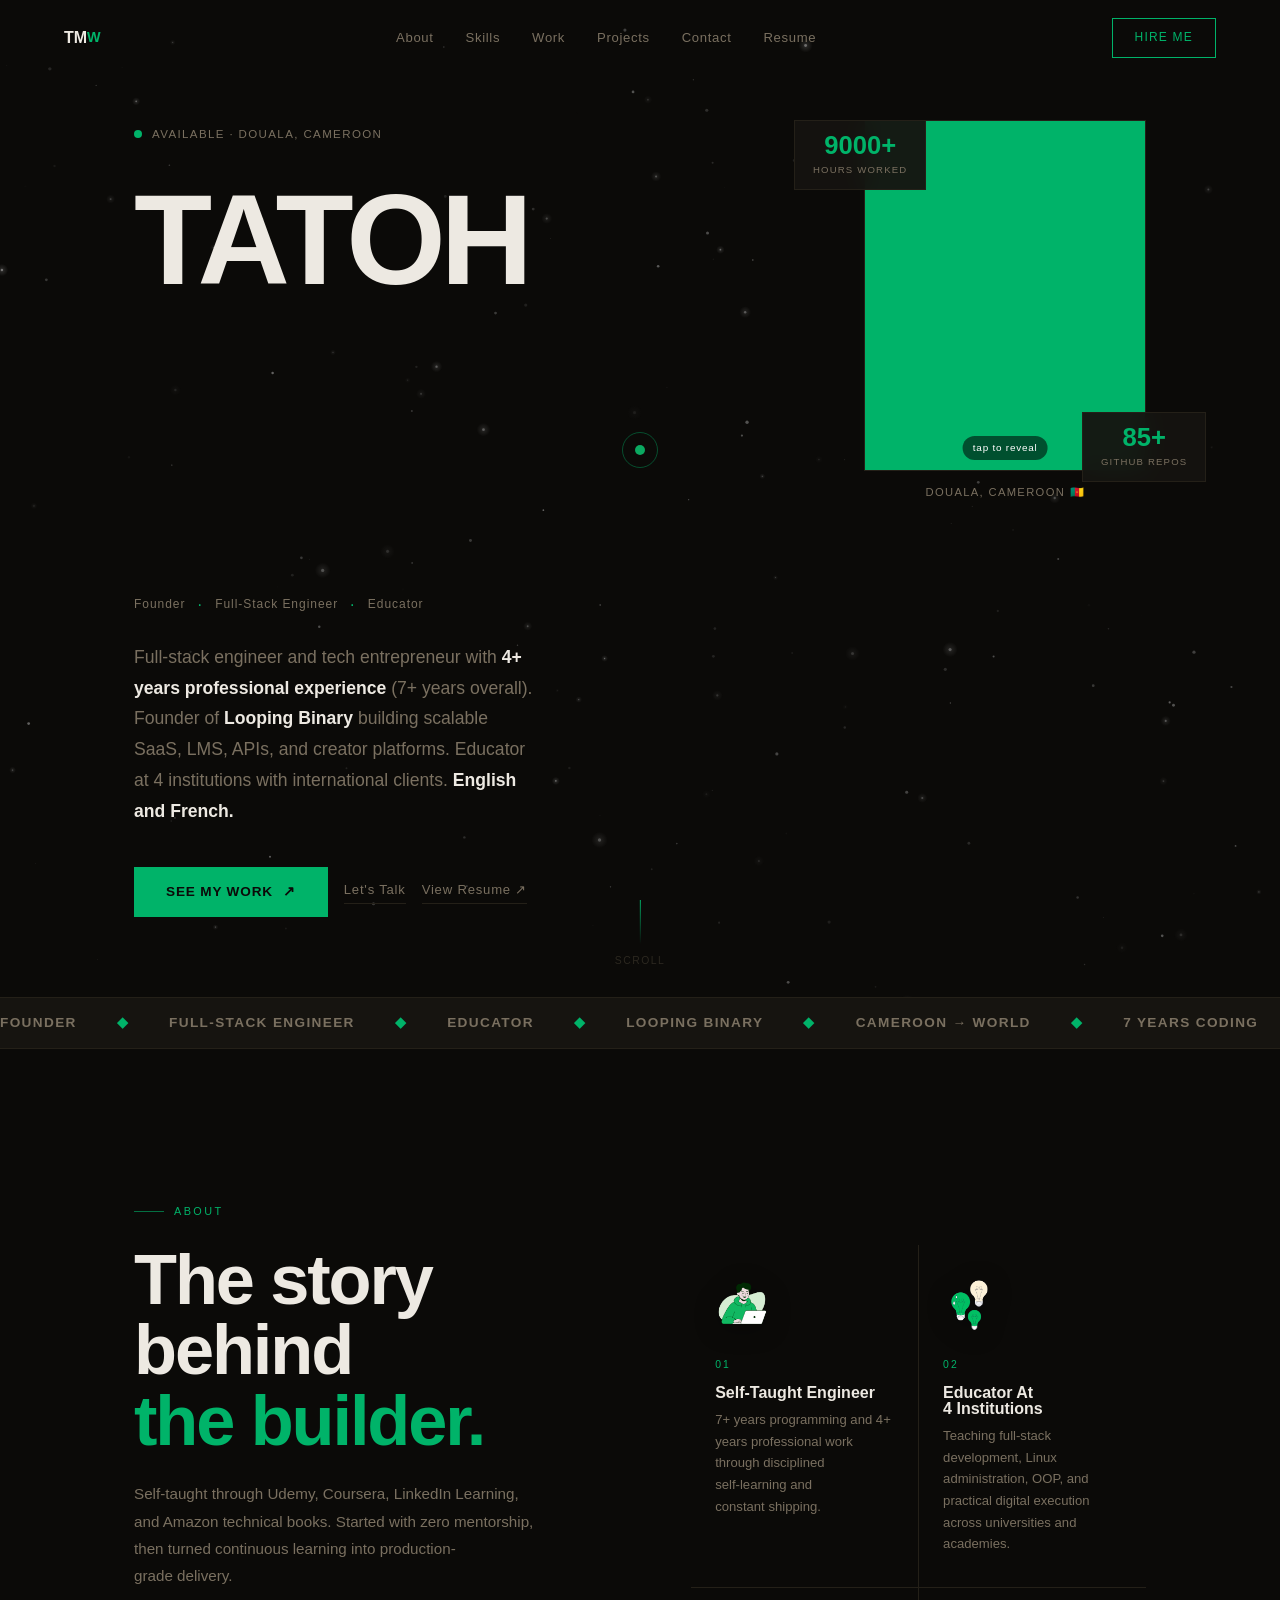
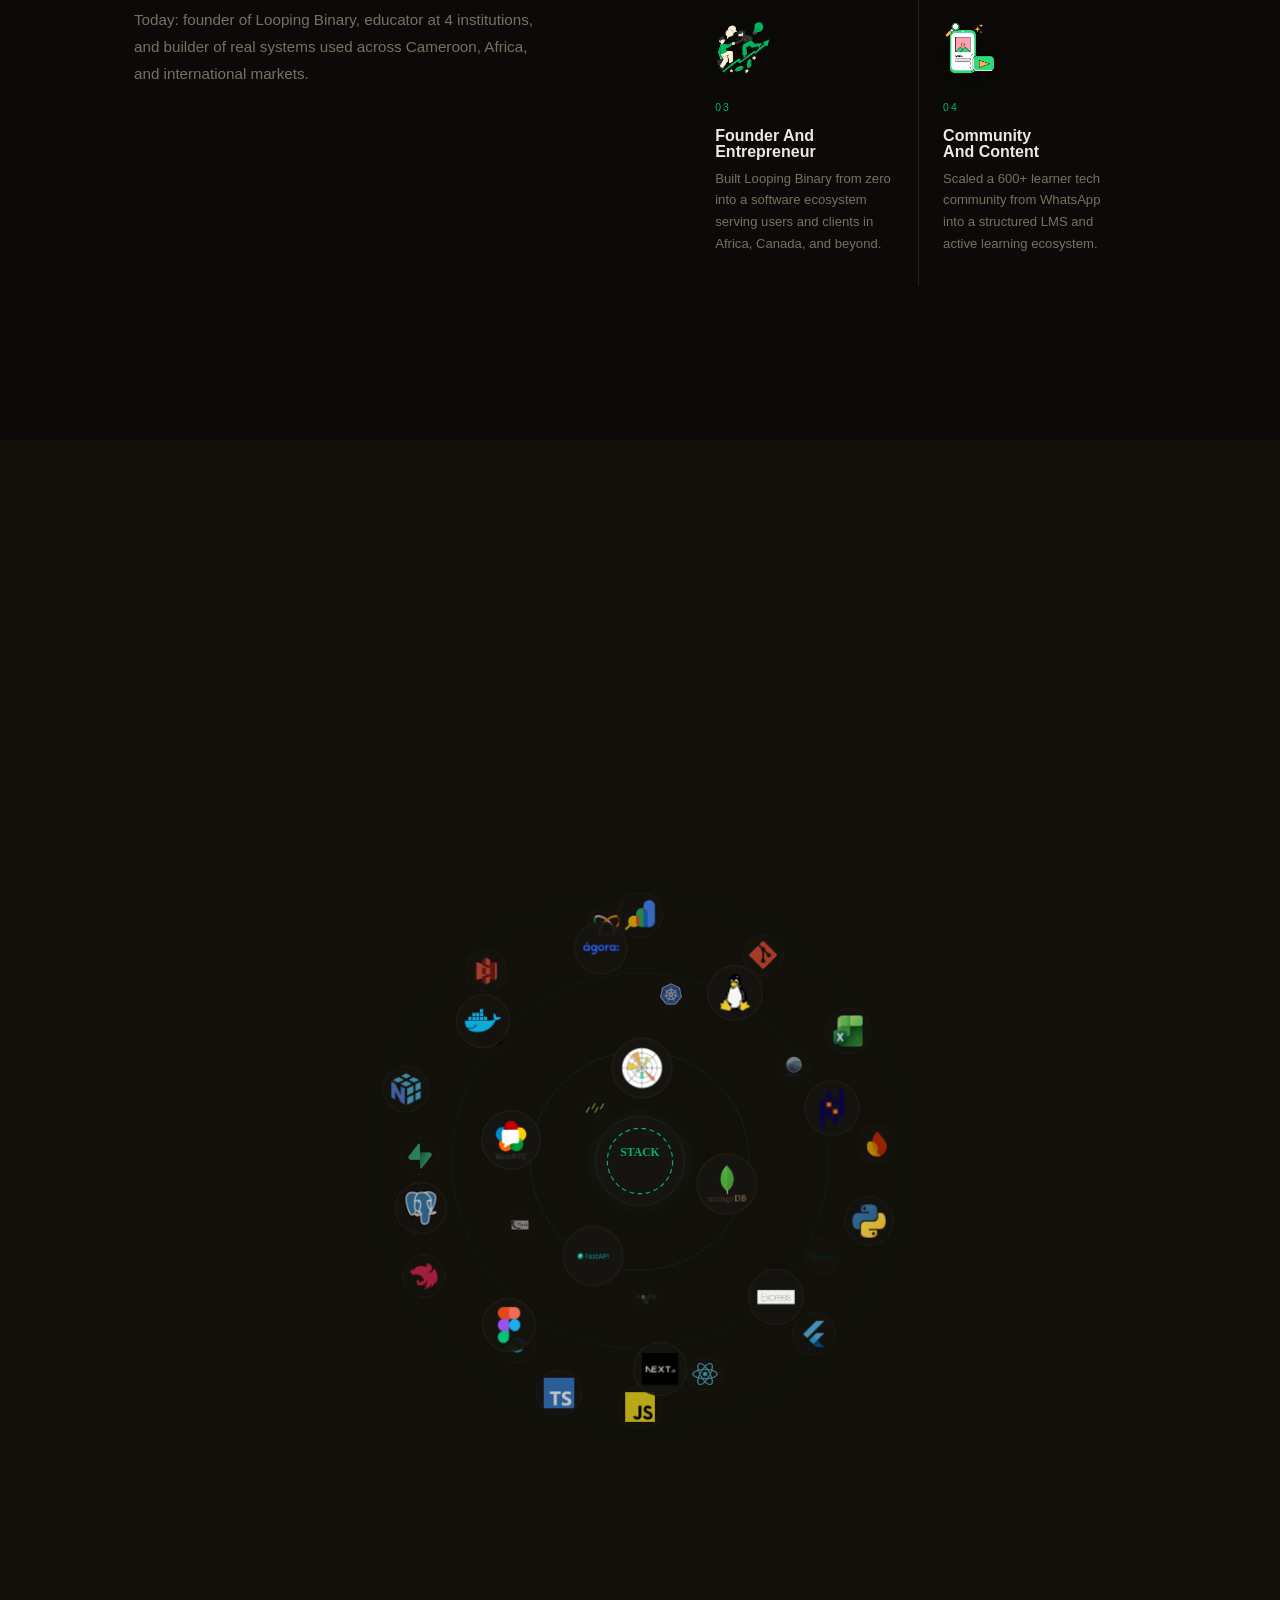
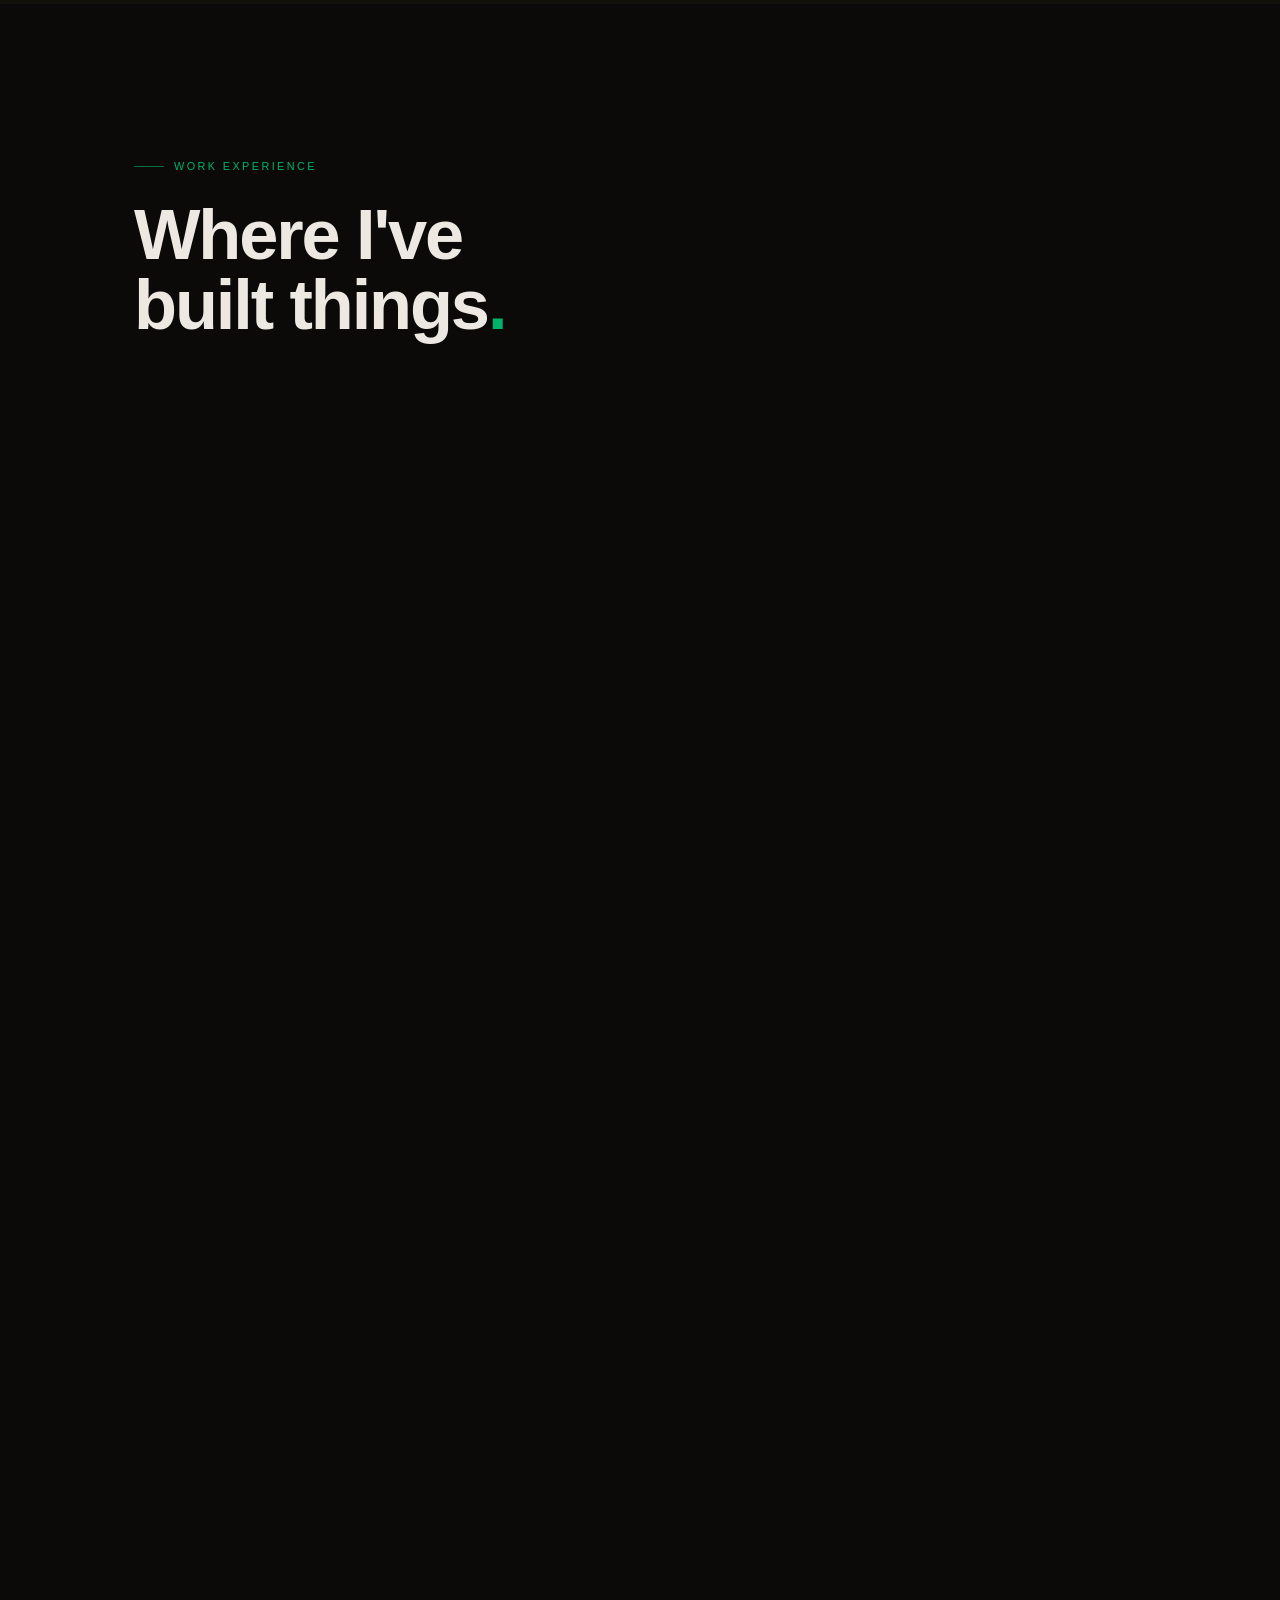
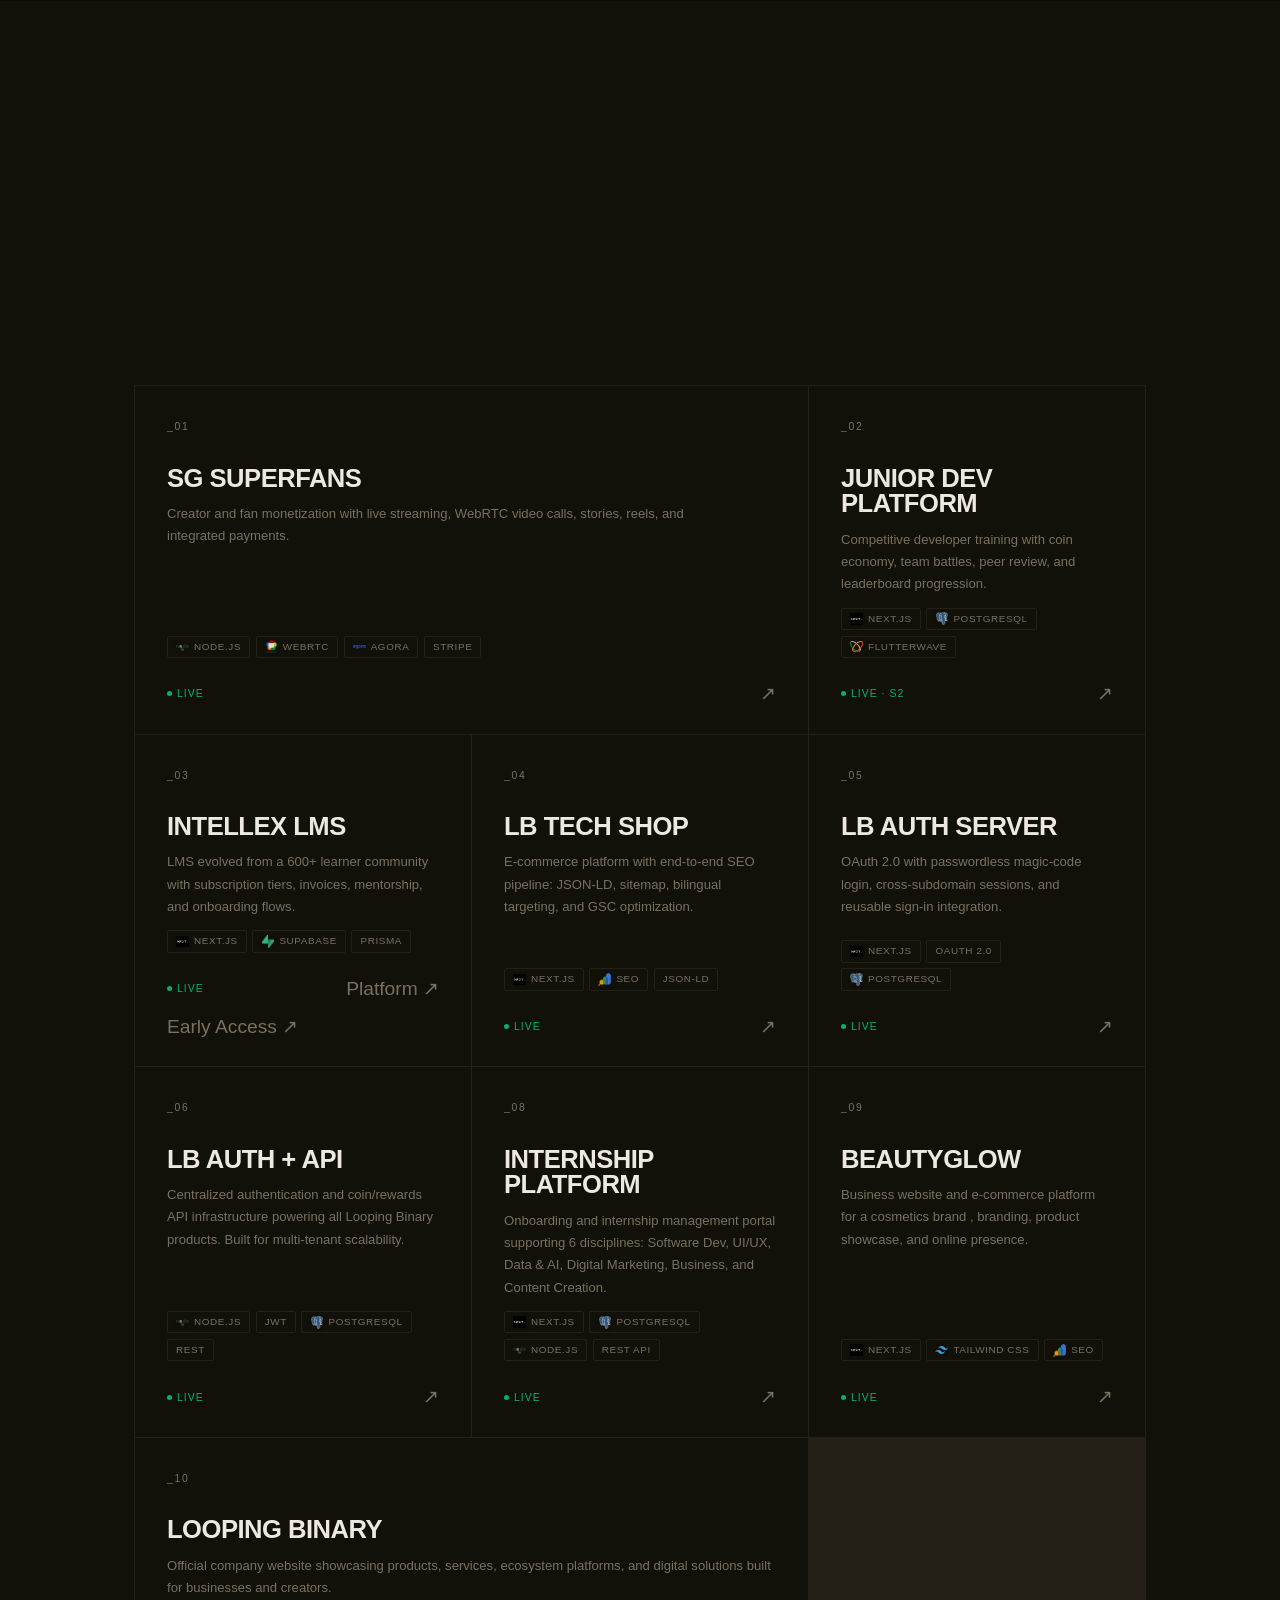
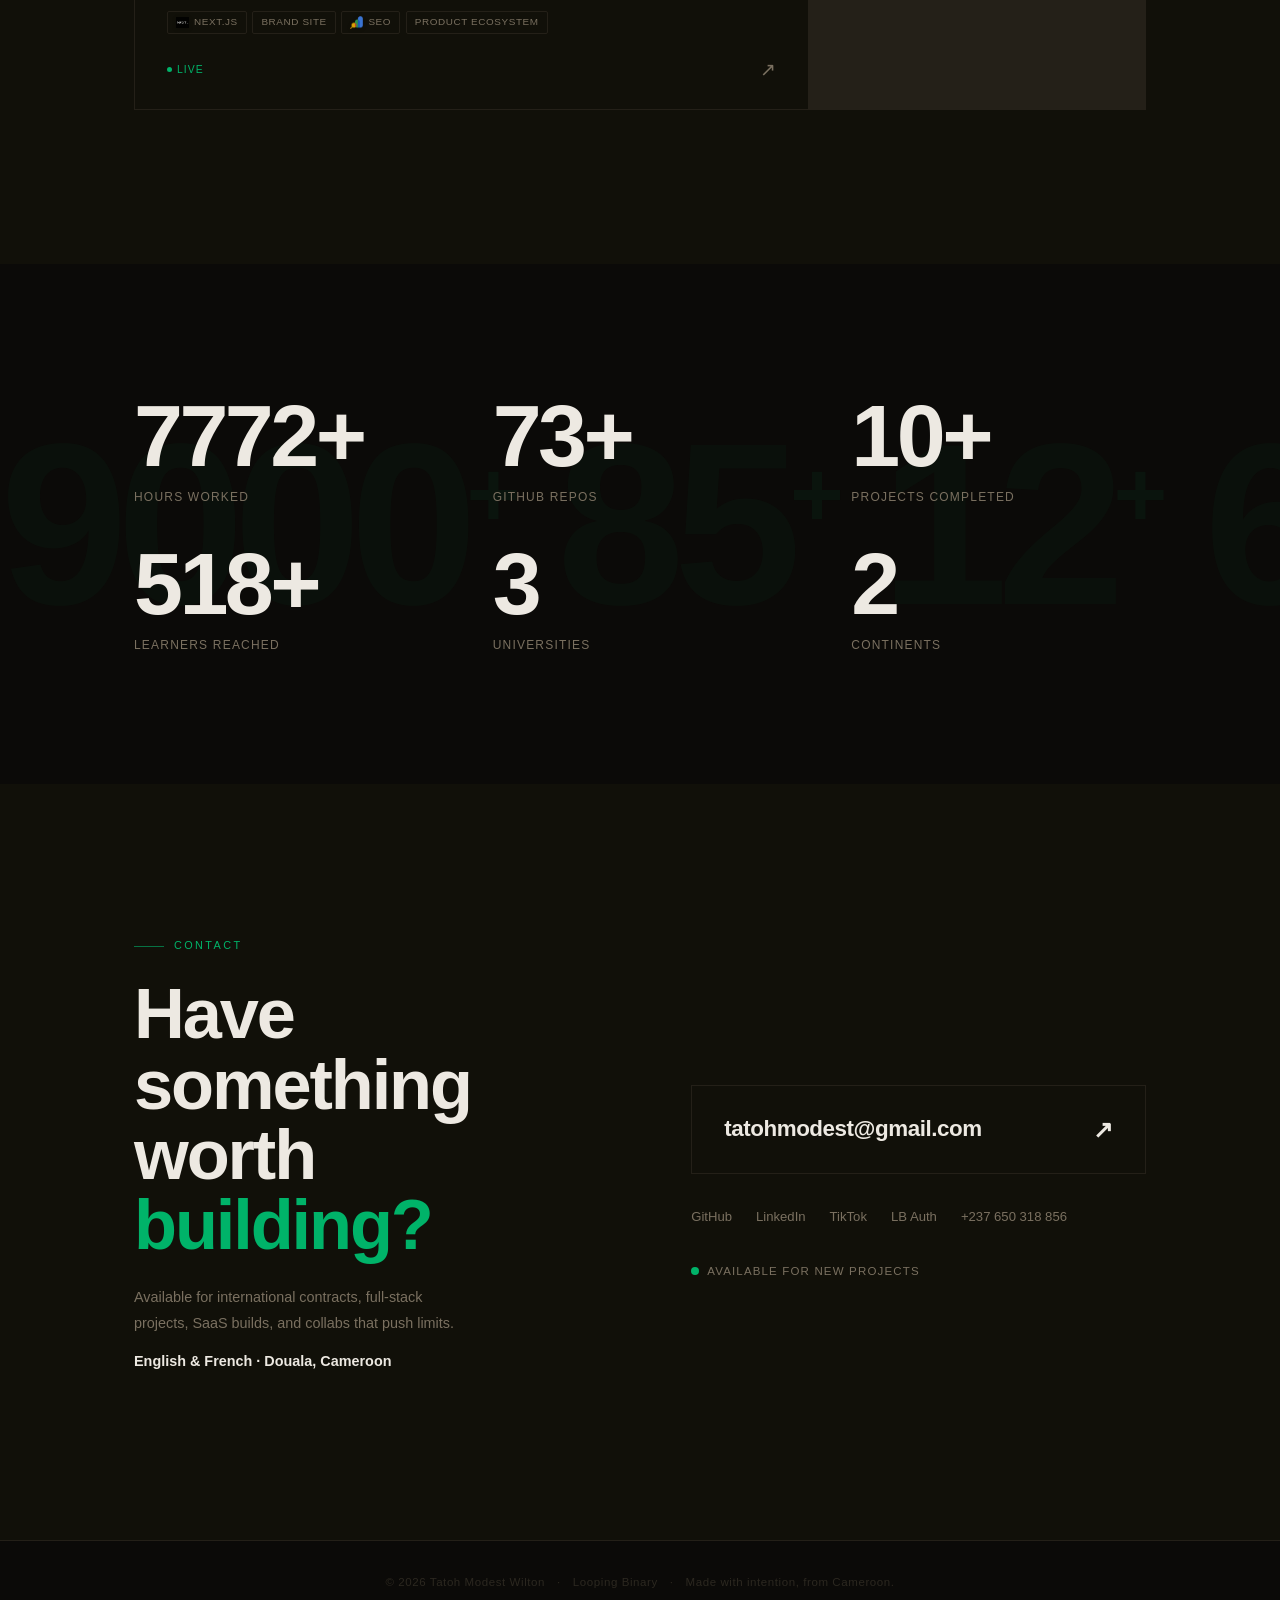
<file: index.html>
<!DOCTYPE html>
<html lang="en">
<head>
  <meta charset="UTF-8"/>
  <meta name="viewport" content="width=device-width, initial-scale=1.0"/>
  <title>Tatoh Modest Wilton , Founder & Engineer</title>
  <meta name="description" content="Founder of Looping Binary. Full-stack engineer building the future of tech from Cameroon."/>
  <link href="https://api.fontshare.com/v2/css?f[]=clash-display@400,500,600,700&f[]=satoshi@300,400,500,700&display=swap" rel="stylesheet"/>
  <link rel="icon" type="image/png" href="logo.png"/>
  <link rel="stylesheet" href="style.css"/>
</head>
<body>

<!-- ═══════════════════════════════
     CUSTOM CURSOR
═══════════════════════════════ -->
<div class="cursor" id="cursor"></div>
<div class="cursor-follower" id="cursorFollower"></div>

<!-- ═══════════════════════════════
     LOADER
═══════════════════════════════ -->
<div id="loader">
  <div class="loader-logo">TATOH<span>.</span></div>
  <div class="loader-progress">
    <div class="loader-bar" id="loaderBar"></div>
  </div>
  <div class="loader-pct" id="loaderPct">0%</div>
</div>

<!-- ═══════════════════════════════
     NAV
═══════════════════════════════ -->
<nav id="nav">
  <a class="nav-logo" href="#hero">TM<span class="nav-logo-w">W</span></a>
  <div class="nav-links">
    <a href="#about">About</a>
    <a href="#skills">Skills</a>
    <a href="#experience">Work</a>
    <a href="#projects">Projects</a>
    <a href="#contact">Contact</a>
    <a href="Resume/index.html" target="_blank">Resume</a>
  </div>
  <a href="mailto:tatohmodest@gmail.com" class="nav-hire magnetic" data-strength="30">Hire Me</a>
  <button class="nav-burger" id="navBurger">
    <span></span><span></span>
  </button>
</nav>

<div class="mob-menu" id="mobMenu">
  <a href="#about">About</a>
  <a href="#skills">Skills</a>
  <a href="#experience">Work</a>
  <a href="#projects">Projects</a>
  <a href="#contact">Contact</a>
  <a href="Resume/index.html" target="_blank">Resume</a>
</div>

<!-- ═══════════════════════════════
     HERO
═══════════════════════════════ -->
<section id="hero">
  <canvas id="heroCanvas"></canvas>

  <div class="hero-inner">
    <!-- LEFT: Identity -->
    <div class="hero-left">
      <div class="hero-status">
        <span class="blink-dot"></span>
        Available · Douala, Cameroon
      </div>

      <!-- Giant animated name -->
      <div class="hero-name-wrap">
        <div class="hero-name-line overflow-hidden"><span class="slide-up">TATOH</span></div>
        <div class="hero-name-line overflow-hidden"><span class="slide-up delay-1 outline-text">MODEST</span></div>
        <div class="hero-name-line overflow-hidden"><span class="slide-up delay-2 ghost-text">WILTON</span></div>
      </div>

      <div class="hero-tags">
        <span>Founder</span>
        <span class="tag-sep">·</span>
        <span>Full-Stack Engineer</span>
        <span class="tag-sep">·</span>
        <span>Educator</span>
      </div>

      <p class="hero-bio">
        Full-stack engineer and tech entrepreneur with <strong>4+ years professional experience</strong> (7+ years overall).
        Founder of <strong>Looping Binary</strong> building scalable SaaS, LMS, APIs, and creator platforms.
        Educator at 4 institutions with international clients. <strong>English and French.</strong>
      </p>

      <div class="hero-btns">
        <a href="#projects" class="btn-primary magnetic" data-strength="40">
          <span class="btn-text">See My Work</span>
          <span class="btn-icon">↗</span>
        </a>
        <a href="#contact" class="btn-outline magnetic" data-strength="25">Let's Talk</a>
        <a href="Resume/index.html" target="_blank" class="btn-outline magnetic" data-strength="25">View Resume ↗</a>
      </div>
    </div>

    <!-- RIGHT: Photo + stats -->
    <div class="hero-right">
      <!-- Photo: SVG avatar default, real photo on hover -->
      <div class="hero-photo-wrap">
        <div class="hero-photo-frame" id="heroPhotoFrame">
          <!-- Default: SVG avatar -->
          <svg class="hero-avatar" viewBox="0 0 320 400" fill="none" xmlns="http://www.w3.org/2000/svg">
            <rect width="320" height="400" fill="#1a1700"/>
            <line x1="0" y1="80" x2="320" y2="80" stroke="#00b369" stroke-opacity="0.08"/>
            <line x1="0" y1="160" x2="320" y2="160" stroke="#00b369" stroke-opacity="0.08"/>
            <line x1="0" y1="240" x2="320" y2="240" stroke="#00b369" stroke-opacity="0.08"/>
            <line x1="0" y1="320" x2="320" y2="320" stroke="#00b369" stroke-opacity="0.08"/>
            <line x1="80" y1="0" x2="80" y2="400" stroke="#00b369" stroke-opacity="0.08"/>
            <line x1="160" y1="0" x2="160" y2="400" stroke="#00b369" stroke-opacity="0.08"/>
            <line x1="240" y1="0" x2="240" y2="400" stroke="#00b369" stroke-opacity="0.08"/>
            <ellipse cx="160" cy="130" rx="55" ry="60" fill="#2d2800"/>
            <ellipse cx="160" cy="130" rx="55" ry="60" stroke="#00b369" stroke-width="1.5" fill="none"/>
            <circle cx="160" cy="110" r="35" fill="#1a1700" stroke="#00b369" stroke-width="1"/>
            <circle cx="148" cy="105" r="4" fill="#00b369" opacity="0.8"/>
            <circle cx="172" cy="105" r="4" fill="#00b369" opacity="0.8"/>
            <path d="M150 122 Q160 130 170 122" stroke="#00b369" stroke-width="1.5" stroke-linecap="round" fill="none"/>
            <path d="M100 195 Q100 165 130 158 L160 168 L190 158 Q220 165 220 195 L220 260 L100 260 Z" fill="#2d2800" stroke="#00b369" stroke-width="1"/>
            <path d="M155 170 L160 200 L165 170" fill="#00b369" opacity="0.5"/>
            <path d="M100 260 L80 400 L240 400 L220 260 Z" fill="#1e1c00" stroke="#00b369" stroke-width="0.5"/>
            <text x="20" y="300" font-family="monospace" font-size="9" fill="#00b369" opacity="0.3">const founder = true</text>
            <text x="20" y="315" font-family="monospace" font-size="9" fill="#00b369" opacity="0.2">&gt; looping_binary</text>
            <text x="20" y="330" font-family="monospace" font-size="9" fill="#00b369" opacity="0.15">&gt; 7yr.self_taught()</text>
            <path d="M10 10 L10 30 M10 10 L30 10" stroke="#00b369" stroke-width="1.5" opacity="0.5"/>
            <path d="M310 10 L310 30 M310 10 L290 10" stroke="#00b369" stroke-width="1.5" opacity="0.5"/>
            <path d="M10 390 L10 370 M10 390 L30 390" stroke="#00b369" stroke-width="1.5" opacity="0.5"/>
            <path d="M310 390 L310 370 M310 390 L290 390" stroke="#00b369" stroke-width="1.5" opacity="0.5"/>
          </svg>
          <!-- Hover: real photo, revealed via clip-path wipe -->
          <img src="PXL_20260305_094044725~2.jpg.jpeg" alt="Tatoh Modest Wilton" class="hero-real-photo"/>
          <!-- Loader overlay (initial page-load wipe) -->
          <div class="photo-reveal-overlay"></div>
          <!-- Click hint -->
          <div class="photo-hint">tap to reveal</div>
        </div>
        <div class="photo-label" id="photoLabel">Douala, Cameroon 🇨🇲</div>
      </div>

      <!-- Floating stat pills -->
      <div class="stat-pill stat-pill--tl float-anim" style="--fd:0s">
        <span class="sp-num">9000+</span>
        <span class="sp-lbl">Hours Worked</span>
      </div>
      <div class="stat-pill stat-pill--br float-anim" style="--fd:0.8s">
        <span class="sp-num">85+</span>
        <span class="sp-lbl">GitHub Repos</span>
      </div>
    </div>
  </div>

  <!-- Scroll hint -->
  <div class="scroll-hint">
    <div class="scroll-arrow"></div>
    <span>scroll</span>
  </div>
</section>

<!-- ═══════════════════════════════
     ABOUT / STORY TICKER
═══════════════════════════════ -->
<div class="ticker-wrap" aria-hidden="true">
  <div class="ticker">
    <span>FOUNDER</span><span class="tick-dot">◆</span>
    <span>FULL-STACK ENGINEER</span><span class="tick-dot">◆</span>
    <span>EDUCATOR</span><span class="tick-dot">◆</span>
    <span>LOOPING BINARY</span><span class="tick-dot">◆</span>
    <span>CAMEROON → WORLD</span><span class="tick-dot">◆</span>
    <span>7 YEARS CODING</span><span class="tick-dot">◆</span>
    <span>SELF-TAUGHT</span><span class="tick-dot">◆</span>
    <span>BILINGUAL</span><span class="tick-dot">◆</span>
    <!-- dupe for seamless loop -->
    <span>FOUNDER</span><span class="tick-dot">◆</span>
    <span>FULL-STACK ENGINEER</span><span class="tick-dot">◆</span>
    <span>EDUCATOR</span><span class="tick-dot">◆</span>
    <span>LOOPING BINARY</span><span class="tick-dot">◆</span>
    <span>CAMEROON → WORLD</span><span class="tick-dot">◆</span>
    <span>7 YEARS CODING</span><span class="tick-dot">◆</span>
    <span>SELF-TAUGHT</span><span class="tick-dot">◆</span>
    <span>BILINGUAL</span><span class="tick-dot">◆</span>
  </div>
</div>

<!-- ═══════════════════════════════
     ABOUT
═══════════════════════════════ -->
<section id="about" class="section">
  <div class="container">
    <div class="section-tag reveal">About</div>
    <div class="about-grid">
      <div class="about-text reveal">
        <h2 class="section-title">The story behind<br/><em>the builder.</em></h2>
        <p>Self-taught through Udemy, Coursera, LinkedIn Learning, and Amazon technical books. Started with zero mentorship, then turned continuous learning into production-grade delivery.</p>
        <p>Today: founder of Looping Binary, educator at 4 institutions, and builder of real systems used across Cameroon, Africa, and international markets.</p>
      </div>
      <div class="about-cards">
        <div class="acard reveal" data-tilt>
          <img class="acard-img" src="background/me.png" alt="Self-taught engineer"/>
          <div class="acard-num">01</div>
          <h3>Self-Taught Engineer</h3>
          <p>7+ years programming and 4+ years professional work through disciplined self-learning and constant shipping.</p>
        </div>
        <div class="acard reveal" data-tilt>
          <img class="acard-img" src="background/bulp.png" alt="Educator"/>
          <div class="acard-num">02</div>
          <h3>Educator At 4 Institutions</h3>
          <p>Teaching full-stack development, Linux administration, OOP, and practical digital execution across universities and academies.</p>
        </div>
        <div class="acard reveal" data-tilt>
          <img class="acard-img" src="background/help.png" alt="Founder"/>
          <div class="acard-num">03</div>
          <h3>Founder And Entrepreneur</h3>
          <p>Built Looping Binary from zero into a software ecosystem serving users and clients in Africa, Canada, and beyond.</p>
        </div>
        <div class="acard reveal" data-tilt>
          <img class="acard-img" src="background/content.png" alt="Content creator"/>
          <div class="acard-num">04</div>
          <h3>Community And Content</h3>
          <p>Scaled a 600+ learner tech community from WhatsApp into a structured LMS and active learning ecosystem.</p>
        </div>
      </div>
    </div>
  </div>
</section>

<!-- ═══════════════════════════════
     SKILLS , ORBIT WHEEL
═══════════════════════════════ -->
<section id="skills" class="section section--dark">
  <div class="container">
    <div class="section-tag reveal">Skills / Stack</div>
    <h2 class="section-title reveal">The tools I<br/>master<em>.</em></h2>
    <p class="section-sub reveal">Hover any skill to learn more. Drag to spin.</p>

    <div class="orbit-scene reveal">
      <!-- Central hub -->
      <div class="orbit-hub">
        <svg viewBox="0 0 60 60" fill="none">
          <circle cx="30" cy="30" r="28" stroke="var(--accent)" stroke-width="1" stroke-dasharray="4 3"/>
          <text x="30" y="26" text-anchor="middle" font-family="'Clash Display'" font-size="10" font-weight="700" fill="var(--accent)">STACK</text>
          <text x="30" y="40" text-anchor="middle" font-family="'Clash Display'" font-size="7" fill="var(--text-muted)">HOVER</text>
        </svg>
      </div>

      <!-- Orbit rings (decorative) -->
      <div class="orbit-ring orbit-ring--1"></div>
      <div class="orbit-ring orbit-ring--2"></div>
      <div class="orbit-ring orbit-ring--3"></div>

      <!-- Skill nodes , rendered as 3D sphere by JS -->
      <div class="skill-node" data-skill="JavaScript" data-desc="Core language for dynamic frontends, APIs, and full product logic."><img src="skills/frontend/js.png" alt="JavaScript"/></div>
      <div class="skill-node" data-skill="TypeScript" data-desc="Typed architecture for scalable apps and safer refactors."><img src="skills/frontend/typescript.png" alt="TypeScript"/></div>
      <div class="skill-node" data-skill="React" data-desc="Component-based UI engineering for production interfaces."><img src="skills/frontend/reactjs.png" alt="React"/></div>
      <div class="skill-node" data-skill="Next.js" data-desc="Primary framework for SSR, SEO, full-stack web products."><img src="skills/frontend/nextjs.png" alt="Next.js"/></div>
      <div class="skill-node" data-skill="Tailwind CSS" data-desc="Fast UI composition with robust design consistency."><img src="skills/frontend/tailwindcss.png" alt="Tailwind CSS"/></div>
      <div class="skill-node" data-skill="Flutter" data-desc="Cross-platform mobile apps from one codebase."><img src="skills/frontend/flutter.png" alt="Flutter"/></div>
      <div class="skill-node" data-skill="UI/UX" data-desc="Interface thinking focused on conversion and clarity."><img src="skills/frontend/uiux.png" alt="UI/UX"/></div>

      <div class="skill-node" data-skill="Node.js" data-desc="Scalable backend APIs, auth systems, and real-time services."><img src="skills/backend/nodejs.png" alt="Node.js"/></div>
      <div class="skill-node" data-skill="Express.js" data-desc="Lean REST APIs and service backends."><img src="skills/backend/expressjs.png" alt="Express.js"/></div>
      <div class="skill-node" data-skill="NestJS" data-desc="Structured backend architecture for enterprise-grade features."><img src="skills/backend/nestjs.png" alt="NestJS"/></div>
      <div class="skill-node" data-skill="Django" data-desc="Robust Python web framework for secure backends."><img src="skills/backend/django.png" alt="Django"/></div>
      <div class="skill-node" data-skill="FastAPI" data-desc="High-performance Python APIs with async support."><img src="skills/backend/fastapi.png" alt="FastAPI"/></div>
      <div class="skill-node" data-skill="Flask" data-desc="Lightweight backend services and fast prototypes."><img src="skills/backend/flask.png" alt="Flask"/></div>
      <div class="skill-node" data-skill="Python" data-desc="Backend scripting, automation, and data workflows."><img src="skills/backend/python.png" alt="Python"/></div>
      <div class="skill-node" data-skill="PostgreSQL" data-desc="Relational data modeling, indexing, and advanced SQL."><img src="skills/backend/postgres.png" alt="PostgreSQL"/></div>
      <div class="skill-node" data-skill="MySQL" data-desc="Reliable relational storage for production systems."><img src="skills/backend/mysql.png" alt="MySQL"/></div>
      <div class="skill-node" data-skill="MongoDB" data-desc="Flexible document data stores for rapid feature delivery."><img src="skills/backend/mongodb.png" alt="MongoDB"/></div>
      <div class="skill-node" data-skill="Supabase" data-desc="Postgres + auth + storage for fast product launches."><img src="skills/backend/supabase.png" alt="Supabase"/></div>
      <div class="skill-node" data-skill="Firebase" data-desc="Realtime and auth infrastructure for fast prototypes."><img src="skills/backend/firebase.png" alt="Firebase"/></div>
      <div class="skill-node" data-skill="WebRTC" data-desc="Live audio/video communication features in production."><img src="skills/backend/webrtc.png" alt="WebRTC"/></div>
      <div class="skill-node" data-skill="Drizzle ORM" data-desc="Type-safe SQL layer for modern backend stacks."><img src="skills/backend/drizzle.png" alt="Drizzle ORM"/></div>

      <div class="skill-node" data-skill="Pandas" data-desc="Tabular processing, analytics pipelines, and reporting."><img src="skills/data/pandas.png" alt="Pandas"/></div>
      <div class="skill-node" data-skill="NumPy" data-desc="Fast numerical arrays and scientific processing."><img src="skills/data/numpy.png" alt="NumPy"/></div>
      <div class="skill-node" data-skill="Seaborn" data-desc="Statistical visualizations and dashboards."><img src="skills/data/seaborn.png" alt="Seaborn"/></div>
      <div class="skill-node" data-skill="Matplotlib" data-desc="Custom plotting for analytical storytelling."><img src="skills/data/matplotlib.png" alt="Matplotlib"/></div>
      <div class="skill-node" data-skill="LangChain" data-desc="LLM-powered workflows and agent orchestration."><img src="skills/data/langchain.png" alt="LangChain"/></div>
      <div class="skill-node" data-skill="Excel" data-desc="Data cleaning, pivots, and practical business analytics."><img src="skills/data/excel.png" alt="Excel"/></div>

      <div class="skill-node" data-skill="Docker" data-desc="Consistent environments and portable deployments."><img src="skills/infra/docker.png" alt="Docker"/></div>
      <div class="skill-node" data-skill="Kubernetes" data-desc="Container orchestration for scale and resilience."><img src="skills/infra/kubernates.png" alt="Kubernetes"/></div>
      <div class="skill-node" data-skill="Linux" data-desc="Server operations, process management, and hardening."><img src="skills/infra/linux.png" alt="Linux"/></div>
      <div class="skill-node" data-skill="AWS S3" data-desc="Cloud object storage for assets and media pipelines."><img src="skills/infra/s3.png" alt="AWS S3"/></div>
      <div class="skill-node" data-skill="Git" data-desc="Version control workflow for team-scale delivery."><img src="skills/infra/git.png" alt="Git"/></div>
      <div class="skill-node" data-skill="Agora" data-desc="Realtime SDK integrations for live communication."><img src="skills/infra/agora.png" alt="Agora"/></div>
      <div class="skill-node" data-skill="Flutterwave" data-desc="African payment integrations for subscriptions and checkout."><img src="skills/infra/flutterwave.png" alt="Flutterwave"/></div>
      <div class="skill-node" data-skill="Google Search Console" data-desc="SEO indexing, ranking diagnostics, and optimization loop."><img src="skills/infra/googlesearchconsole.png" alt="Google Search Console"/></div>
    </div>

    <!-- Skill tooltip -->
    <div class="skill-tooltip" id="skillTooltip">
      <div class="st-name" id="stName">Skill</div>
      <div class="st-desc" id="stDesc">Description</div>
    </div>
  </div>
</section>

<!-- ═══════════════════════════════
     EXPERIENCE , ACCORDION
═══════════════════════════════ -->
<section id="experience" class="section">
  <div class="container">
    <div class="section-tag reveal">Work Experience</div>
    <h2 class="section-title reveal">Where I've<br/>built things<em>.</em></h2>

    <div class="accordion" id="expAccordion">

      <div class="acc-item reveal" data-index="0">
        <button class="acc-trigger">
          <div class="acc-left">
            <span class="acc-num">01</span>
            <div>
              <div class="acc-company">Looping Binary · Douala, Cameroon</div>
              <div class="acc-role">Founder &amp; CEO</div>
            </div>
          </div>
          <div class="acc-right">
            <span class="acc-badge acc-badge--green">Full-Time</span>
            <span class="acc-date">2023 , Present</span>
            <span class="acc-icon">+</span>
          </div>
        </button>
        <div class="acc-body">
          <ul>
            <li>Founded and lead a software company building scalable SaaS, e-commerce, LMS, and developer tooling for local and international clients</li>
            <li>Architected the full Looping Binary ecosystem: centralized auth, coin/rewards API, Junior Dev tournament, Intellex LMS, LB Tech Shop, internship portal</li>
            <li>Designed SEO pipelines (Next.js generateMetadata, JSON-LD, sitemap.ts, GSC) with bilingual content strategies for Cameroonian markets</li>
            <li>Launched 6-discipline internship tracks: Software Dev, UI/UX, Data &amp; AI, Digital Marketing, Business, Content Creation</li>
            <li>Grew Intellex from a 600+ member WhatsApp community into a structured LMS with subscription tiers and mentorship</li>
          </ul>
          <div class="acc-stack"><span><img class="stack-icon" src="skills/frontend/nextjs.png" alt=""/>Next.js</span><span><img class="stack-icon" src="skills/backend/nodejs.png" alt=""/>Node.js</span><span><img class="stack-icon" src="skills/backend/postgres.png" alt=""/>PostgreSQL</span><span><img class="stack-icon" src="skills/backend/supabase.png" alt=""/>Supabase</span><span><img class="stack-icon" src="skills/backend/drizzle.png" alt=""/>Drizzle ORM</span></div>
        </div>
      </div>

      <div class="acc-item reveal" data-index="1">
        <button class="acc-trigger">
          <div class="acc-left">
            <span class="acc-num">02</span>
            <div>
              <div class="acc-company">SG Superfans · Canada (Remote)</div>
              <div class="acc-role">Lead Backend Developer &amp; Software Engineer</div>
            </div>
          </div>
          <div class="acc-right">
            <span class="acc-badge acc-badge--gray">Contract</span>
            <span class="acc-date">International</span>
            <span class="acc-icon">+</span>
          </div>
        </button>
        <div class="acc-body">
          <ul>
            <li>Led backend development for a full-scale social and content monetization platform</li>
            <li>Built backend systems for <strong>live streaming and real-time video communication</strong></li>
            <li>Implemented <strong>video/audio calling and real-time messaging systems</strong> using WebSockets and WebRTC</li>
            <li>Developed <strong>content monetization features</strong> including paid content and subscription models</li>
            <li>Engineered <strong>social media features</strong>: reels, stories, playlists, and user following</li>
            <li>Integrated <strong>multiple payment gateways</strong>: PayUnit, Stripe, and PayPal</li>
            <li>Designed systems for user engagement, content delivery, and platform scalability</li>
          </ul>
          <div class="acc-stack"><span><img class="stack-icon" src="skills/backend/nodejs.png" alt=""/>Node.js</span><span><img class="stack-icon" src="skills/backend/webrtc.png" alt=""/>WebRTC</span><span><img class="stack-icon" src="skills/infra/agora.png" alt=""/>Agora</span><span><img class="stack-icon" src="skills/infra/payunit.png" alt=""/>PayUnit</span><span><img class="stack-icon" src="skills/backend/postgres.png" alt=""/>PostgreSQL</span></div>
        </div>
      </div>

      <div class="acc-item reveal" data-index="2">
        <button class="acc-trigger">
          <div class="acc-left">
            <span class="acc-num">03</span>
            <div>
              <div class="acc-company">Confidential Client · Canada (NDA)</div>
              <div class="acc-role">Lead Backend Developer , Presto</div>
            </div>
          </div>
          <div class="acc-right">
            <span class="acc-badge acc-badge--gray">Enterprise</span>
            <span class="acc-date">Contract</span>
            <span class="acc-icon">+</span>
          </div>
        </button>
        <div class="acc-body">
          <ul>
            <li>Led backend development for a comprehensive business management platform</li>
            <li>Designed and built scalable APIs to support multi-feature business operations</li>
            <li>Developed backend systems enabling businesses to register, onboard, and manage operations</li>
            <li>Built features for <strong>product and service creation and management</strong></li>
            <li>Implemented <strong>event management systems</strong> for business activities and scheduling</li>
            <li>Designed <strong>staff management and role-based access controls</strong></li>
            <li>Architected scalable backend infrastructure for handling multiple business accounts</li>
            <li>Contributed to the <strong>Flutter mobile app</strong> by integrating backend services and APIs</li>
          </ul>
          <div class="acc-stack"><span><img class="stack-icon" src="skills/backend/nodejs.png" alt=""/>Node.js</span><span>REST API</span><span><img class="stack-icon" src="skills/infra/payunit.png" alt=""/>PayUnit</span><span><img class="stack-icon" src="skills/frontend/flutter.png" alt=""/>Flutter</span><span><img class="stack-icon" src="skills/backend/postgres.png" alt=""/>PostgreSQL</span></div>
        </div>
      </div>

      <div class="acc-item reveal" data-index="3">
        <button class="acc-trigger">
          <div class="acc-left">
            <span class="acc-num">04</span>
            <div>
              <div class="acc-company">Seven Advanced Academy</div>
              <div class="acc-role">Full-Stack Development Instructor</div>
            </div>
          </div>
          <div class="acc-right">
            <span class="acc-badge acc-badge--blue">Teaching</span>
            <span class="acc-date">2023 , Present</span>
            <span class="acc-icon">+</span>
          </div>
        </button>
        <div class="acc-body">
          <ul>
            <li>Teach Next.js, Node.js, MongoDB, PostgreSQL with real-world project-based curriculum</li>
            <li>Run the Junior Dev Tournament , competitive coding with coin rewards, peer review, and mentorship</li>
            <li>Deliver Excel data analysis: cleaning, pivot tables, dashboard design</li>
          </ul>
          <div class="acc-stack"><span><img class="stack-icon" src="skills/frontend/nextjs.png" alt=""/>Next.js</span><span><img class="stack-icon" src="skills/backend/nodejs.png" alt=""/>Node.js</span><span><img class="stack-icon" src="skills/backend/mongodb.png" alt=""/>MongoDB</span><span><img class="stack-icon" src="skills/data/excel.png" alt=""/>Excel</span></div>
        </div>
      </div>

      <div class="acc-item reveal" data-index="4">
        <button class="acc-trigger">
          <div class="acc-left">
            <span class="acc-num">05</span>
            <div>
              <div class="acc-company">3 More Institutions</div>
              <div class="acc-role">Linux Admin · OOP · Digital Marketing</div>
            </div>
          </div>
          <div class="acc-right">
            <span class="acc-badge acc-badge--blue">Teaching</span>
            <span class="acc-date">2024–2025</span>
            <span class="acc-icon">+</span>
          </div>
        </button>
        <div class="acc-body">
          <ul>
            <li><strong>Seven International University</strong> , Linux Administration Tutor (2025–present)</li>
            <li><strong>Brains University</strong> , OOP Instructor, design patterns and real-world architecture (2025)</li>
            <li><strong>Saint Monica University</strong> , Digital Marketing Manager, campaigns and branding (2024–2025)</li>
          </ul>
          <div class="acc-stack"><span><img class="stack-icon" src="skills/infra/linux.png" alt=""/>Linux</span><span>OOP</span><span><img class="stack-icon" src="skills/infra/googlesearchconsole.png" alt=""/>Digital Marketing</span></div>
        </div>
      </div>

    </div>
  </div>
</section>

<!-- ═══════════════════════════════
     PROJECTS , INTERACTIVE GRID
═══════════════════════════════ -->
<section id="projects" class="section section--dark">
  <div class="container">
    <div class="section-tag reveal">Projects</div>
    <h2 class="section-title reveal">Things I've<br/>shipped<em>.</em></h2>

    <div class="projects-grid">

      <div class="proj-card reveal proj-card--large" data-index="0">
        <div class="proj-card-inner">
          <div class="proj-number">_01</div>
          <div class="proj-accent-bar"></div>
          <h3 class="proj-name">SG SUPERFANS</h3>
          <p class="proj-desc">Creator and fan monetization with live streaming, WebRTC video calls, stories, reels, and integrated payments.</p>
          <div class="proj-stack"><span><img class="stack-icon" src="skills/backend/nodejs.png" alt=""/>Node.js</span><span><img class="stack-icon" src="skills/backend/webrtc.png" alt=""/>WebRTC</span><span><img class="stack-icon" src="skills/infra/agora.png" alt=""/>Agora</span><span>Stripe</span></div>
          <div class="proj-footer">
            <span class="proj-status proj-status--live">Live</span>
            <a href="https://sgsuperfans.com" target="_blank" rel="noopener" class="proj-link">↗</a>
          </div>
        </div>
        <div class="proj-hover-bg"></div>
      </div>

      <div class="proj-card reveal" data-index="1">
        <div class="proj-card-inner">
          <div class="proj-number">_02</div>
          <div class="proj-accent-bar"></div>
          <h3 class="proj-name">JUNIOR DEV PLATFORM</h3>
          <p class="proj-desc">Competitive developer training with coin economy, team battles, peer review, and leaderboard progression.</p>
          <div class="proj-stack"><span><img class="stack-icon" src="skills/frontend/nextjs.png" alt=""/>Next.js</span><span><img class="stack-icon" src="skills/backend/postgres.png" alt=""/>PostgreSQL</span><span><img class="stack-icon" src="skills/infra/flutterwave.png" alt=""/>Flutterwave</span></div>
          <div class="proj-footer">
            <span class="proj-status proj-status--live">Live · S2</span>
            <a href="https://juniordev.loopingbinary.com" target="_blank" rel="noopener" class="proj-link">↗</a>
          </div>
        </div>
        <div class="proj-hover-bg"></div>
      </div>

      <div class="proj-card reveal" data-index="2">
        <div class="proj-card-inner">
          <div class="proj-number">_03</div>
          <div class="proj-accent-bar"></div>
          <h3 class="proj-name">INTELLEX LMS</h3>
          <p class="proj-desc">LMS evolved from a 600+ learner community with subscription tiers, invoices, mentorship, and onboarding flows.</p>
          <div class="proj-stack"><span><img class="stack-icon" src="skills/frontend/nextjs.png" alt=""/>Next.js</span><span><img class="stack-icon" src="skills/backend/supabase.png" alt=""/>Supabase</span><span>Prisma</span></div>
          <div class="proj-footer">
            <span class="proj-status proj-status--live">Live</span>
            <a href="https://intellex.loopingbinary.com" target="_blank" rel="noopener" class="proj-link">Platform ↗</a>
            <a href="https://form.intellex.loopingbinary.com" target="_blank" rel="noopener" class="proj-link">Early Access ↗</a>
          </div>
        </div>
        <div class="proj-hover-bg"></div>
      </div>

      <div class="proj-card reveal" data-index="3">
        <div class="proj-card-inner">
          <div class="proj-number">_04</div>
          <div class="proj-accent-bar"></div>
          <h3 class="proj-name">LB TECH SHOP</h3>
          <p class="proj-desc">E-commerce platform with end-to-end SEO pipeline: JSON-LD, sitemap, bilingual targeting, and GSC optimization.</p>
          <div class="proj-stack"><span><img class="stack-icon" src="skills/frontend/nextjs.png" alt=""/>Next.js</span><span><img class="stack-icon" src="skills/infra/googlesearchconsole.png" alt=""/>SEO</span><span>JSON-LD</span></div>
          <div class="proj-footer">
            <span class="proj-status proj-status--live">Live</span>
            <a href="https://shop.loopingbinary.com" target="_blank" rel="noopener" class="proj-link">↗</a>
          </div>
        </div>
        <div class="proj-hover-bg"></div>
      </div>

      <div class="proj-card reveal" data-index="4">
        <div class="proj-card-inner">
          <div class="proj-number">_05</div>
          <div class="proj-accent-bar"></div>
          <h3 class="proj-name">LB AUTH SERVER</h3>
          <p class="proj-desc">OAuth 2.0 with passwordless magic-code login, cross-subdomain sessions, and reusable sign-in integration.</p>
          <div class="proj-stack"><span><img class="stack-icon" src="skills/frontend/nextjs.png" alt=""/>Next.js</span><span>OAuth 2.0</span><span><img class="stack-icon" src="skills/backend/postgres.png" alt=""/>PostgreSQL</span></div>
          <div class="proj-footer">
            <span class="proj-status proj-status--live">Live</span>
            <a href="https://auth.loopingbinary.com" target="_blank" rel="noopener" class="proj-link">↗</a>
          </div>
        </div>
        <div class="proj-hover-bg"></div>
      </div>

      <div class="proj-card reveal" data-index="5">
        <div class="proj-card-inner">
          <div class="proj-number">_06</div>
          <div class="proj-accent-bar"></div>
          <h3 class="proj-name">LB AUTH + API</h3>
          <p class="proj-desc">Centralized authentication and coin/rewards API infrastructure powering all Looping Binary products. Built for multi-tenant scalability.</p>
          <div class="proj-stack"><span><img class="stack-icon" src="skills/backend/nodejs.png" alt=""/>Node.js</span><span>JWT</span><span><img class="stack-icon" src="skills/backend/postgres.png" alt=""/>PostgreSQL</span><span>REST</span></div>
          <div class="proj-footer">
            <span class="proj-status proj-status--live">Live</span>
            <a href="https://app.loopingbinary.com" target="_blank" rel="noopener" class="proj-link">↗</a>
          </div>
        </div>
        <div class="proj-hover-bg"></div>
      </div>

      <div class="proj-card reveal" data-index="6">
        <div class="proj-card-inner">
          <div class="proj-number">_08</div>
          <div class="proj-accent-bar"></div>
          <h3 class="proj-name">INTERNSHIP PLATFORM</h3>
          <p class="proj-desc">Onboarding and internship management portal supporting 6 disciplines: Software Dev, UI/UX, Data &amp; AI, Digital Marketing, Business, and Content Creation.</p>
          <div class="proj-stack"><span><img class="stack-icon" src="skills/frontend/nextjs.png" alt=""/>Next.js</span><span><img class="stack-icon" src="skills/backend/postgres.png" alt=""/>PostgreSQL</span><span><img class="stack-icon" src="skills/backend/nodejs.png" alt=""/>Node.js</span><span>REST API</span></div>
          <div class="proj-footer">
            <span class="proj-status proj-status--live">Live</span>
            <a href="https://internshop.loopingbinary.com" target="_blank" rel="noopener" class="proj-link">↗</a>
          </div>
        </div>
        <div class="proj-hover-bg"></div>
      </div>

      <div class="proj-card reveal" data-index="7">
        <div class="proj-card-inner">
          <div class="proj-number">_09</div>
          <div class="proj-accent-bar"></div>
          <h3 class="proj-name">BEAUTYGLOW</h3>
          <p class="proj-desc">Business website and e-commerce platform for a cosmetics brand , branding, product showcase, and online presence.</p>
          <div class="proj-stack"><span><img class="stack-icon" src="skills/frontend/nextjs.png" alt=""/>Next.js</span><span><img class="stack-icon" src="skills/frontend/tailwindcss.png" alt=""/>Tailwind CSS</span><span><img class="stack-icon" src="skills/infra/googlesearchconsole.png" alt=""/>SEO</span></div>
          <div class="proj-footer">
            <span class="proj-status proj-status--live">Live</span>
            <a href="https://beautyglow.loopingbinary.com" target="_blank" rel="noopener" class="proj-link">↗</a>
          </div>
        </div>
        <div class="proj-hover-bg"></div>
      </div>

      <div class="proj-card reveal proj-card--large" data-index="8">
        <div class="proj-card-inner">
          <div class="proj-number">_10</div>
          <div class="proj-accent-bar"></div>
          <h3 class="proj-name">LOOPING BINARY</h3>
          <p class="proj-desc">Official company website showcasing products, services, ecosystem platforms, and digital solutions built for businesses and creators.</p>
          <div class="proj-stack"><span><img class="stack-icon" src="skills/frontend/nextjs.png" alt=""/>Next.js</span><span>Brand Site</span><span><img class="stack-icon" src="skills/infra/googlesearchconsole.png" alt=""/>SEO</span><span>Product Ecosystem</span></div>
          <div class="proj-footer">
            <span class="proj-status proj-status--live">Live</span>
            <a href="https://loopingbinary.com" target="_blank" rel="noopener" class="proj-link">↗</a>
          </div>
        </div>
        <div class="proj-hover-bg"></div>
      </div>

    </div>
  </div>
</section>

<!-- ═══════════════════════════════
     IMPACT NUMBERS
═══════════════════════════════ -->
<section id="impact" class="section impact-section">
  <div class="impact-marquee-nums" aria-hidden="true">
    <span>9000<sup>+</sup></span>
    <span>85<sup>+</sup></span>
    <span>12<sup>+</sup></span>
    <span>600<sup>+</sup></span>
    <span>4</span>
    <span>2</span>
  </div>
  <div class="container impact-labels">
    <div class="impact-label-item reveal"><span class="il-num counter" data-target="9000" data-suffix="+">0</span><span class="il-text">Hours Worked</span></div>
    <div class="impact-label-item reveal"><span class="il-num counter" data-target="85" data-suffix="+">0</span><span class="il-text">GitHub Repos</span></div>
    <div class="impact-label-item reveal"><span class="il-num counter" data-target="12" data-suffix="+">0</span><span class="il-text">Projects Completed</span></div>
    <div class="impact-label-item reveal"><span class="il-num counter" data-target="600" data-suffix="+">0</span><span class="il-text">Learners Reached</span></div>
    <div class="impact-label-item reveal"><span class="il-num counter" data-target="4" data-suffix="">0</span><span class="il-text">Universities</span></div>
    <div class="impact-label-item reveal"><span class="il-num counter" data-target="2" data-suffix="">0</span><span class="il-text">Continents</span></div>
  </div>
</section>

<!-- ═══════════════════════════════
     CONTACT
═══════════════════════════════ -->
<section id="contact" class="section section--dark">
  <div class="container">
    <div class="section-tag reveal">Contact</div>
    <div class="contact-layout">
      <div class="contact-left reveal">
        <h2 class="section-title">Have something<br/>worth<em> building?</em></h2>
        <p>Available for international contracts, full-stack projects, SaaS builds, and collabs that push limits.</p>
        <p><strong>English &amp; French · Douala, Cameroon</strong></p>
      </div>
      <div class="contact-right reveal">
        <a href="mailto:tatohmodest@gmail.com" class="contact-email-btn magnetic" data-strength="20">
          <span>tatohmodest@gmail.com</span>
          <span class="ceb-arrow">↗</span>
        </a>
        <div class="contact-socials">
          <a href="https://github.com/tatohmodest" target="_blank" rel="noopener" class="social-link magnetic" data-strength="15">GitHub</a>
          <a href="https://www.linkedin.com/in/tatoh-modest-97036a212/" target="_blank" rel="noopener" class="social-link magnetic" data-strength="15">LinkedIn</a>
          <a href="https://www.tiktok.com/@modest_wilton" target="_blank" rel="noopener" class="social-link magnetic" data-strength="15">TikTok</a>
          <a href="https://auth.loopingbinary.com" target="_blank" rel="noopener" class="social-link magnetic" data-strength="15">LB Auth</a>
          <a href="https://wa.me/237650318856" target="_blank" rel="noopener" class="social-link magnetic" data-strength="15">+237 650 318 856</a>
        </div>
        <div class="contact-availability">
          <span class="blink-dot"></span>
          Available for new projects
        </div>
      </div>
    </div>
  </div>
</section>

<footer class="footer">
  <span>© 2026 Tatoh Modest Wilton</span>
  <span>·</span>
  <span>Looping Binary</span>
  <span>·</span>
  <span>Made with intention, from Cameroon.</span>
</footer>

<script src="script.js"></script>
</body>
</html>
</file>
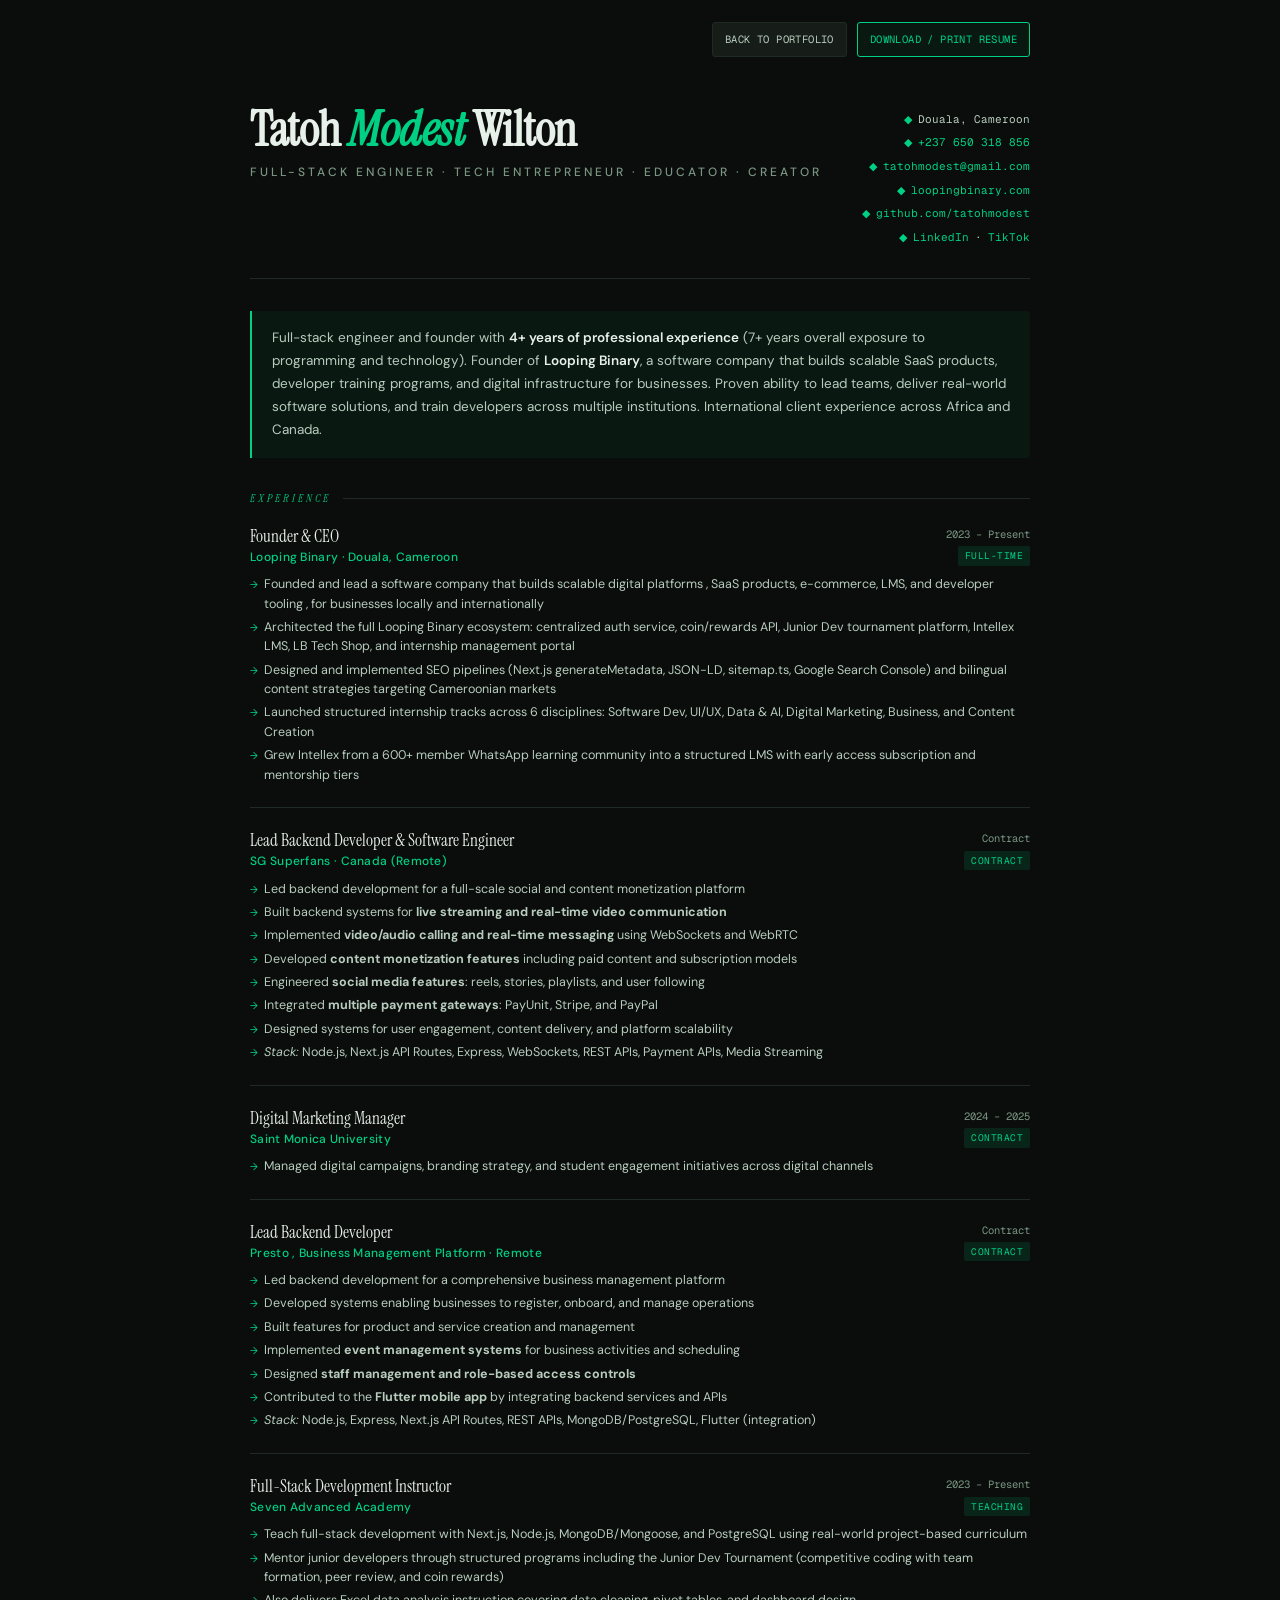
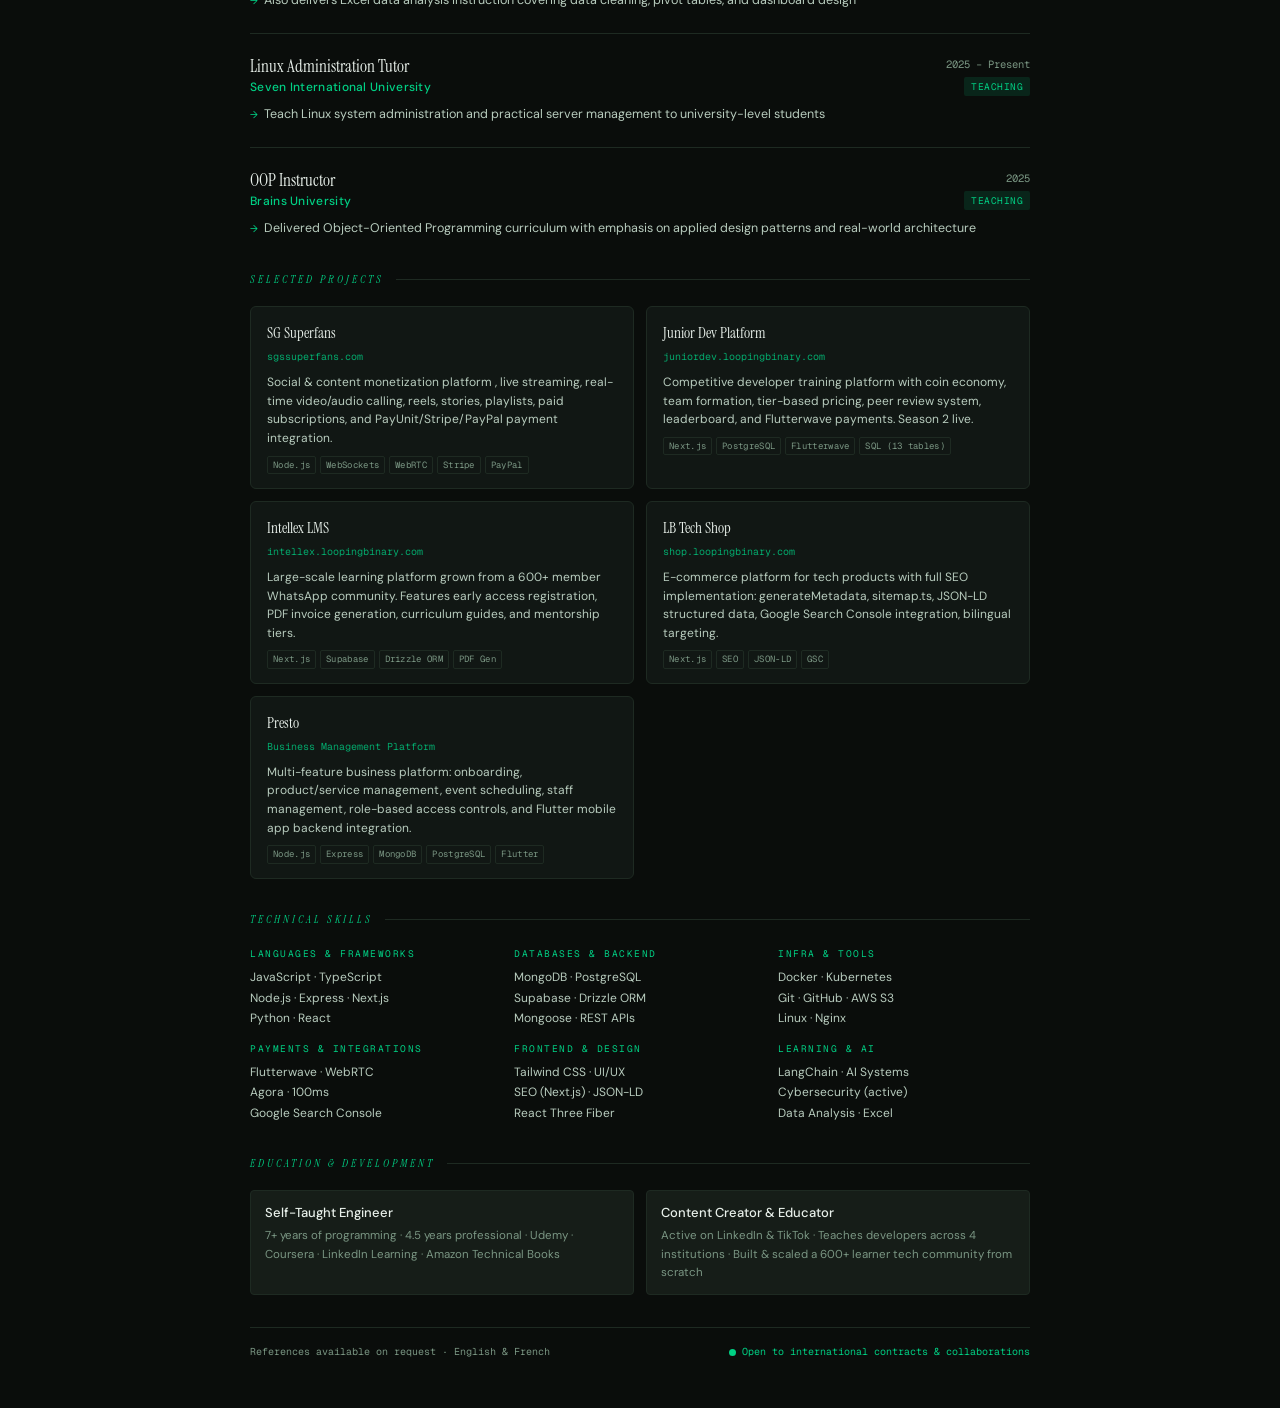
<file: Resume/index.html>
<!DOCTYPE html>
<html lang="en">
<head>
<meta charset="UTF-8">
<meta name="viewport" content="width=device-width, initial-scale=1.0">
<link href="https://fonts.googleapis.com/css2?family=Instrument+Serif:ital@0;1&family=DM+Sans:wght@300;400;500;600&family=Geist+Mono:wght@400;500&display=swap" rel="stylesheet">
<style>
  *, *::before, *::after { box-sizing: border-box; margin: 0; padding: 0; }

  :root {
    --bg: #0a0d0b;
    --surface: #111714;
    --surface2: #161d18;
    --border: #1e2a22;
    --green: #00d084;
    --green2: #00e676;
    --green-dim: rgba(0,208,132,0.12);
    --green-dim2: rgba(0,208,132,0.06);
    --text: #e8f0ea;
    --text-muted: #7a9683;
    --text-soft: #b8ccbe;
    --serif: 'Instrument Serif', Georgia, serif;
    --sans: 'DM Sans', sans-serif;
    --mono: 'Geist Mono', monospace;
  }

  body {
    background: var(--bg);
    color: var(--text);
    font-family: var(--sans);
    font-size: 13.5px;
    line-height: 1.6;
    min-height: 100vh;
  }

  .resume-actions {
    max-width: 860px;
    margin: 22px auto 0;
    padding: 0 40px;
    display: flex;
    justify-content: flex-end;
    gap: 10px;
  }

  .resume-btn {
    font-family: var(--mono);
    font-size: 10.5px;
    letter-spacing: 0.4px;
    text-transform: uppercase;
    border: 1px solid var(--border);
    background: var(--surface2);
    color: var(--text-soft);
    padding: 8px 12px;
    border-radius: 3px;
    text-decoration: none;
    cursor: pointer;
  }

  .resume-btn:hover {
    border-color: var(--green);
    color: var(--green);
  }

  .resume-btn-primary {
    border-color: var(--green);
    color: var(--green);
    background: var(--green-dim2);
  }

  .resume {
    max-width: 860px;
    margin: 0 auto;
    padding: 48px 40px;
  }

  /* ─── HEADER ─────────────────────────────────────── */
  .header {
    display: grid;
    grid-template-columns: 1fr auto;
    gap: 24px;
    align-items: start;
    padding-bottom: 32px;
    border-bottom: 1px solid var(--border);
    margin-bottom: 32px;
  }

  .name {
    font-family: var(--serif);
    font-size: 48px;
    line-height: 1.05;
    color: var(--text);
    letter-spacing: -0.5px;
  }

  .name em {
    color: var(--green);
    font-style: italic;
  }

  .title-line {
    margin-top: 8px;
    font-size: 12px;
    font-weight: 500;
    letter-spacing: 3px;
    text-transform: uppercase;
    color: var(--text-muted);
  }

  .contact-block {
    text-align: right;
    display: flex;
    flex-direction: column;
    gap: 6px;
    padding-top: 6px;
  }

  .contact-item {
    font-family: var(--mono);
    font-size: 11px;
    color: var(--text-soft);
    display: flex;
    align-items: center;
    justify-content: flex-end;
    gap: 6px;
  }

  .contact-item a { color: var(--green); text-decoration: none; }
  .contact-item a:hover { color: var(--green2); }

  .dot { color: var(--green); }

  /* ─── SUMMARY ─────────────────────────────────────── */
  .summary {
    background: var(--green-dim2);
    border-left: 2px solid var(--green);
    padding: 16px 20px;
    margin-bottom: 32px;
    border-radius: 0 4px 4px 0;
  }

  .summary p {
    font-size: 13.5px;
    color: var(--text-soft);
    line-height: 1.7;
  }

  .summary strong { color: var(--text); font-weight: 600; }

  /* ─── SECTION ─────────────────────────────────────── */
  .section { margin-bottom: 32px; }

  .section-header {
    display: flex;
    align-items: center;
    gap: 12px;
    margin-bottom: 18px;
  }

  .section-title {
    font-family: var(--serif);
    font-size: 11px;
    font-style: italic;
    letter-spacing: 3px;
    text-transform: uppercase;
    color: var(--green);
  }

  .section-line {
    flex: 1;
    height: 1px;
    background: var(--border);
  }

  /* ─── EXPERIENCE ─────────────────────────────────── */
  .role {
    display: grid;
    grid-template-columns: 1fr auto;
    gap: 0 16px;
    margin-bottom: 22px;
    padding-bottom: 22px;
    border-bottom: 1px solid var(--border);
  }

  .role:last-child { border-bottom: none; margin-bottom: 0; padding-bottom: 0; }

  .role-title {
    font-family: var(--serif);
    font-size: 17px;
    color: var(--text);
    line-height: 1.2;
  }

  .role-org {
    font-size: 12px;
    font-weight: 500;
    color: var(--green);
    margin-top: 2px;
    letter-spacing: 0.3px;
  }

  .role-meta {
    text-align: right;
  }

  .role-date {
    font-family: var(--mono);
    font-size: 10.5px;
    color: var(--text-muted);
    white-space: nowrap;
  }

  .role-tag {
    display: inline-block;
    margin-top: 4px;
    font-size: 9.5px;
    font-family: var(--mono);
    background: var(--green-dim);
    color: var(--green);
    padding: 2px 7px;
    border-radius: 2px;
    letter-spacing: 0.5px;
  }

  .role-bullets {
    margin-top: 8px;
    grid-column: 1 / -1;
    list-style: none;
    display: flex;
    flex-direction: column;
    gap: 4px;
  }

  .role-bullets li {
    font-size: 12.5px;
    color: var(--text-soft);
    padding-left: 14px;
    position: relative;
    line-height: 1.55;
  }

  .role-bullets li::before {
    content: '→';
    position: absolute;
    left: 0;
    color: var(--green);
    font-size: 10px;
    top: 2px;
  }

  /* ─── PROJECTS ─────────────────────────────────── */
  .projects-grid {
    display: grid;
    grid-template-columns: repeat(2, 1fr);
    gap: 12px;
  }

  .project-card {
    background: var(--surface);
    border: 1px solid var(--border);
    border-radius: 6px;
    padding: 14px 16px;
    transition: border-color 0.2s;
  }

  .project-card:hover { border-color: var(--green); }

  .project-name {
    font-family: var(--serif);
    font-size: 15px;
    color: var(--text);
    margin-bottom: 4px;
  }

  .project-url {
    font-family: var(--mono);
    font-size: 10px;
    color: var(--green);
    margin-bottom: 8px;
    display: block;
    opacity: 0.8;
  }

  .project-desc {
    font-size: 12px;
    color: var(--text-soft);
    line-height: 1.55;
    margin-bottom: 8px;
  }

  .project-tags {
    display: flex;
    flex-wrap: wrap;
    gap: 4px;
  }

  .tag {
    font-family: var(--mono);
    font-size: 9px;
    color: var(--text-muted);
    border: 1px solid var(--border);
    padding: 1px 5px;
    border-radius: 2px;
    letter-spacing: 0.3px;
  }

  /* ─── SKILLS ─────────────────────────────────────── */
  .skills-grid {
    display: grid;
    grid-template-columns: repeat(3, 1fr);
    gap: 12px;
  }

  .skill-group-label {
    font-family: var(--mono);
    font-size: 9.5px;
    color: var(--green);
    letter-spacing: 1.5px;
    text-transform: uppercase;
    margin-bottom: 6px;
  }

  .skill-list {
    font-size: 12px;
    color: var(--text-soft);
    line-height: 1.7;
  }

  /* ─── EDUCATION ─────────────────────────────────── */
  .edu-items {
    display: grid;
    grid-template-columns: repeat(2, 1fr);
    gap: 12px;
  }

  .edu-item {
    background: var(--surface2);
    border: 1px solid var(--border);
    border-radius: 4px;
    padding: 12px 14px;
  }

  .edu-title {
    font-size: 13px;
    font-weight: 500;
    color: var(--text);
    margin-bottom: 3px;
  }

  .edu-sub {
    font-size: 11.5px;
    color: var(--text-muted);
  }

  /* ─── FOOTER STRIP ───────────────────────────────── */
  .footer-strip {
    margin-top: 32px;
    padding-top: 16px;
    border-top: 1px solid var(--border);
    display: flex;
    align-items: center;
    justify-content: space-between;
  }

  .footer-note {
    font-family: var(--mono);
    font-size: 10px;
    color: var(--text-muted);
  }

  .available-badge {
    display: flex;
    align-items: center;
    gap: 6px;
    font-family: var(--mono);
    font-size: 10px;
    color: var(--green);
  }

  .pulse {
    width: 7px;
    height: 7px;
    border-radius: 50%;
    background: var(--green);
    animation: pulse 2s infinite;
  }

  @keyframes pulse {
    0%, 100% { opacity: 1; transform: scale(1); }
    50% { opacity: 0.4; transform: scale(0.7); }
  }

  @media (max-width: 640px) {
    .resume-actions {
      padding: 0 20px;
      margin-top: 16px;
      flex-wrap: wrap;
      justify-content: flex-start;
    }
    .resume { padding: 24px 20px; }
    .header { grid-template-columns: 1fr; }
    .contact-block { text-align: left; }
    .contact-item { justify-content: flex-start; }
    .name { font-size: 36px; }
    .projects-grid, .skills-grid, .edu-items { grid-template-columns: 1fr; }
  }

  @media print {
    :root {
      --bg: #ffffff;
      --surface: #ffffff;
      --surface2: #ffffff;
      --border: #d4dfd8;
      --green: #0f7a52;
      --green2: #0f7a52;
      --green-dim: rgba(15,122,82,0.12);
      --green-dim2: rgba(15,122,82,0.06);
      --text: #111111;
      --text-muted: #4f5d54;
      --text-soft: #2e3a33;
    }

    body {
      background: #ffffff;
      color: #111111;
      font-size: 11.5px;
      -webkit-print-color-adjust: exact;
      print-color-adjust: exact;
    }

    .resume-actions { display: none !important; }
    .resume {
      max-width: none;
      margin: 0;
      padding: 0;
    }

    .project-card,
    .edu-item,
    .role,
    .summary {
      break-inside: avoid;
      page-break-inside: avoid;
    }

    a {
      color: inherit !important;
      text-decoration: none;
    }
  }
</style>
</head>
<body>
<div class="resume-actions">
  <a class="resume-btn" href="../index.html">Back to Portfolio</a>
  <a class="resume-btn resume-btn-primary" href="tatoh_modest_resume.html?print=1">Download / Print Resume</a>
</div>
<div class="resume">

  <!-- HEADER -->
  <header class="header">
    <div>
      <h1 class="name">Tatoh <em>Modest</em> Wilton</h1>
      <p class="title-line">Full-Stack Engineer · Tech Entrepreneur · Educator · Creator</p>
    </div>
    <div class="contact-block">
      <div class="contact-item"><span class="dot">◆</span> Douala, Cameroon</div>
      <div class="contact-item"><span class="dot">◆</span> <a href="https://wa.me/237650318856">+237 650 318 856</a></div>
      <div class="contact-item"><span class="dot">◆</span> <a href="mailto:tatohmodest@gmail.com">tatohmodest@gmail.com</a></div>
      <div class="contact-item"><span class="dot">◆</span> <a href="https://loopingbinary.com">loopingbinary.com</a></div>
      <div class="contact-item"><span class="dot">◆</span> <a href="https://github.com/tatohmodest">github.com/tatohmodest</a></div>
      <div class="contact-item"><span class="dot">◆</span> <a href="https://www.linkedin.com/in/tatoh-modest-97036a212/">LinkedIn</a> · <a href="https://www.tiktok.com/@modest_wilton">TikTok</a></div>
    </div>
  </header>

  <!-- SUMMARY -->
  <div class="summary">
    <p>
      Full-stack engineer and founder with <strong>4+ years of professional experience</strong> (7+ years overall exposure to programming and technology).
      Founder of <strong>Looping Binary</strong>, a software company that builds scalable SaaS products, developer training programs, and digital infrastructure for businesses.
      Proven ability to lead teams, deliver real-world software solutions, and train developers across multiple institutions.
      International client experience across Africa and Canada.
    </p>
  </div>

  <!-- EXPERIENCE -->
  <section class="section">
    <div class="section-header">
      <span class="section-title">Experience</span>
      <div class="section-line"></div>
    </div>

    <div class="role">
      <div>
        <div class="role-title">Founder & CEO</div>
        <div class="role-org">Looping Binary · Douala, Cameroon</div>
      </div>
      <div class="role-meta">
        <div class="role-date">2023 – Present</div>
        <span class="role-tag">FULL-TIME</span>
      </div>
      <ul class="role-bullets">
        <li>Founded and lead a software company that builds scalable digital platforms , SaaS products, e-commerce, LMS, and developer tooling , for businesses locally and internationally</li>
        <li>Architected the full Looping Binary ecosystem: centralized auth service, coin/rewards API, Junior Dev tournament platform, Intellex LMS, LB Tech Shop, and internship management portal</li>
        <li>Designed and implemented SEO pipelines (Next.js generateMetadata, JSON-LD, sitemap.ts, Google Search Console) and bilingual content strategies targeting Cameroonian markets</li>
        <li>Launched structured internship tracks across 6 disciplines: Software Dev, UI/UX, Data & AI, Digital Marketing, Business, and Content Creation</li>
        <li>Grew Intellex from a 600+ member WhatsApp learning community into a structured LMS with early access subscription and mentorship tiers</li>
      </ul>
    </div>

    <div class="role">
      <div>
        <div class="role-title">Lead Backend Developer &amp; Software Engineer</div>
        <div class="role-org">SG Superfans · Canada (Remote)</div>
      </div>
      <div class="role-meta">
        <div class="role-date">Contract</div>
        <span class="role-tag">CONTRACT</span>
      </div>
      <ul class="role-bullets">
        <li>Led backend development for a full-scale social and content monetization platform</li>
        <li>Built backend systems for <strong>live streaming and real-time video communication</strong></li>
        <li>Implemented <strong>video/audio calling and real-time messaging</strong> using WebSockets and WebRTC</li>
        <li>Developed <strong>content monetization features</strong> including paid content and subscription models</li>
        <li>Engineered <strong>social media features</strong>: reels, stories, playlists, and user following</li>
        <li>Integrated <strong>multiple payment gateways</strong>: PayUnit, Stripe, and PayPal</li>
        <li>Designed systems for user engagement, content delivery, and platform scalability</li>
        <li><em>Stack:</em> Node.js, Next.js API Routes, Express, WebSockets, REST APIs, Payment APIs, Media Streaming</li>
      </ul>
    </div>

    <div class="role">
      <div>
        <div class="role-title">Digital Marketing Manager</div>
        <div class="role-org">Saint Monica University</div>
      </div>
      <div class="role-meta">
        <div class="role-date">2024 – 2025</div>
        <span class="role-tag">CONTRACT</span>
      </div>
      <ul class="role-bullets">
        <li>Managed digital campaigns, branding strategy, and student engagement initiatives across digital channels</li>
      </ul>
    </div>

    <div class="role">
      <div>
        <div class="role-title">Lead Backend Developer</div>
        <div class="role-org">Presto , Business Management Platform · Remote</div>
      </div>
      <div class="role-meta">
        <div class="role-date">Contract</div>
        <span class="role-tag">CONTRACT</span>
      </div>
      <ul class="role-bullets">
        <li>Led backend development for a comprehensive business management platform</li>
        <li>Developed systems enabling businesses to register, onboard, and manage operations</li>
        <li>Built features for product and service creation and management</li>
        <li>Implemented <strong>event management systems</strong> for business activities and scheduling</li>
        <li>Designed <strong>staff management and role-based access controls</strong></li>
        <li>Contributed to the <strong>Flutter mobile app</strong> by integrating backend services and APIs</li>
        <li><em>Stack:</em> Node.js, Express, Next.js API Routes, REST APIs, MongoDB/PostgreSQL, Flutter (integration)</li>
      </ul>
    </div>

    <div class="role">
      <div>
        <div class="role-title">Full-Stack Development Instructor</div>
        <div class="role-org">Seven Advanced Academy</div>
      </div>
      <div class="role-meta">
        <div class="role-date">2023 – Present</div>
        <span class="role-tag">TEACHING</span>
      </div>
      <ul class="role-bullets">
        <li>Teach full-stack development with Next.js, Node.js, MongoDB/Mongoose, and PostgreSQL using real-world project-based curriculum</li>
        <li>Mentor junior developers through structured programs including the Junior Dev Tournament (competitive coding with team formation, peer review, and coin rewards)</li>
        <li>Also delivers Excel data analysis instruction covering data cleaning, pivot tables, and dashboard design</li>
      </ul>
    </div>

    <div class="role">
      <div>
        <div class="role-title">Linux Administration Tutor</div>
        <div class="role-org">Seven International University</div>
      </div>
      <div class="role-meta">
        <div class="role-date">2025 – Present</div>
        <span class="role-tag">TEACHING</span>
      </div>
      <ul class="role-bullets">
        <li>Teach Linux system administration and practical server management to university-level students</li>
      </ul>
    </div>

    <div class="role">
      <div>
        <div class="role-title">OOP Instructor</div>
        <div class="role-org">Brains University</div>
      </div>
      <div class="role-meta">
        <div class="role-date">2025</div>
        <span class="role-tag">TEACHING</span>
      </div>
      <ul class="role-bullets">
        <li>Delivered Object-Oriented Programming curriculum with emphasis on applied design patterns and real-world architecture</li>
      </ul>
    </div>

  </section>

  <!-- PROJECTS -->
  <section class="section">
    <div class="section-header">
      <span class="section-title">Selected Projects</span>
      <div class="section-line"></div>
    </div>
    <div class="projects-grid">

      <div class="project-card">
        <div class="project-name">SG Superfans</div>
        <span class="project-url">sgssuperfans.com</span>
        <div class="project-desc">Social &amp; content monetization platform , live streaming, real-time video/audio calling, reels, stories, playlists, paid subscriptions, and PayUnit/Stripe/PayPal payment integration.</div>
        <div class="project-tags">
          <span class="tag">Node.js</span><span class="tag">WebSockets</span><span class="tag">WebRTC</span><span class="tag">Stripe</span><span class="tag">PayPal</span>
        </div>
      </div>

      <div class="project-card">
        <div class="project-name">Junior Dev Platform</div>
        <span class="project-url">juniordev.loopingbinary.com</span>
        <div class="project-desc">Competitive developer training platform with coin economy, team formation, tier-based pricing, peer review system, leaderboard, and Flutterwave payments. Season 2 live.</div>
        <div class="project-tags">
          <span class="tag">Next.js</span><span class="tag">PostgreSQL</span><span class="tag">Flutterwave</span><span class="tag">SQL (13 tables)</span>
        </div>
      </div>

      <div class="project-card">
        <div class="project-name">Intellex LMS</div>
        <span class="project-url">intellex.loopingbinary.com</span>
        <div class="project-desc">Large-scale learning platform grown from a 600+ member WhatsApp community. Features early access registration, PDF invoice generation, curriculum guides, and mentorship tiers.</div>
        <div class="project-tags">
          <span class="tag">Next.js</span><span class="tag">Supabase</span><span class="tag">Drizzle ORM</span><span class="tag">PDF Gen</span>
        </div>
      </div>

      <div class="project-card">
        <div class="project-name">LB Tech Shop</div>
        <span class="project-url">shop.loopingbinary.com</span>
        <div class="project-desc">E-commerce platform for tech products with full SEO implementation: generateMetadata, sitemap.ts, JSON-LD structured data, Google Search Console integration, bilingual targeting.</div>
        <div class="project-tags">
          <span class="tag">Next.js</span><span class="tag">SEO</span><span class="tag">JSON-LD</span><span class="tag">GSC</span>
        </div>
      </div>

      <div class="project-card">
        <div class="project-name">Presto</div>
        <span class="project-url">Business Management Platform</span>
        <div class="project-desc">Multi-feature business platform: onboarding, product/service management, event scheduling, staff management, role-based access controls, and Flutter mobile app backend integration.</div>
        <div class="project-tags">
          <span class="tag">Node.js</span><span class="tag">Express</span><span class="tag">MongoDB</span><span class="tag">PostgreSQL</span><span class="tag">Flutter</span>
        </div>
      </div>

    </div>
  </section>

  <!-- SKILLS -->
  <section class="section">
    <div class="section-header">
      <span class="section-title">Technical Skills</span>
      <div class="section-line"></div>
    </div>
    <div class="skills-grid">
      <div class="skill-group">
        <div class="skill-group-label">Languages & Frameworks</div>
        <div class="skill-list">JavaScript · TypeScript<br>Node.js · Express · Next.js<br>Python · React</div>
      </div>
      <div class="skill-group">
        <div class="skill-group-label">Databases & Backend</div>
        <div class="skill-list">MongoDB · PostgreSQL<br>Supabase · Drizzle ORM<br>Mongoose · REST APIs</div>
      </div>
      <div class="skill-group">
        <div class="skill-group-label">Infra & Tools</div>
        <div class="skill-list">Docker · Kubernetes<br>Git · GitHub · AWS S3<br>Linux · Nginx</div>
      </div>
      <div class="skill-group">
        <div class="skill-group-label">Payments & Integrations</div>
        <div class="skill-list">Flutterwave · WebRTC<br>Agora · 100ms<br>Google Search Console</div>
      </div>
      <div class="skill-group">
        <div class="skill-group-label">Frontend & Design</div>
        <div class="skill-list">Tailwind CSS · UI/UX<br>SEO (Next.js) · JSON-LD<br>React Three Fiber</div>
      </div>
      <div class="skill-group">
        <div class="skill-group-label">Learning & AI</div>
        <div class="skill-list">LangChain · AI Systems<br>Cybersecurity (active)<br>Data Analysis · Excel</div>
      </div>
    </div>
  </section>

  <!-- EDUCATION -->
  <section class="section">
    <div class="section-header">
      <span class="section-title">Education & Development</span>
      <div class="section-line"></div>
    </div>
    <div class="edu-items">
      <div class="edu-item">
        <div class="edu-title">Self-Taught Engineer</div>
        <div class="edu-sub">7+ years of programming · 4.5 years professional · Udemy · Coursera · LinkedIn Learning · Amazon Technical Books</div>
      </div>
      <div class="edu-item">
        <div class="edu-title">Content Creator & Educator</div>
        <div class="edu-sub">Active on LinkedIn & TikTok · Teaches developers across 4 institutions · Built & scaled a 600+ learner tech community from scratch</div>
      </div>
    </div>
  </section>

  <!-- FOOTER -->
  <div class="footer-strip">
    <span class="footer-note">References available on request · English & French</span>
    <div class="available-badge">
      <div class="pulse"></div>
      Open to international contracts & collaborations
    </div>
  </div>

</div>
<script>
  (function initResumePrintMode() {
    var params = new URLSearchParams(window.location.search);
    if (params.get('print') !== '1') return;
    window.addEventListener('load', function () {
      setTimeout(function () {
        window.print();
      }, 280);
    });
  })();
</script>
</body>
</html>
</file>
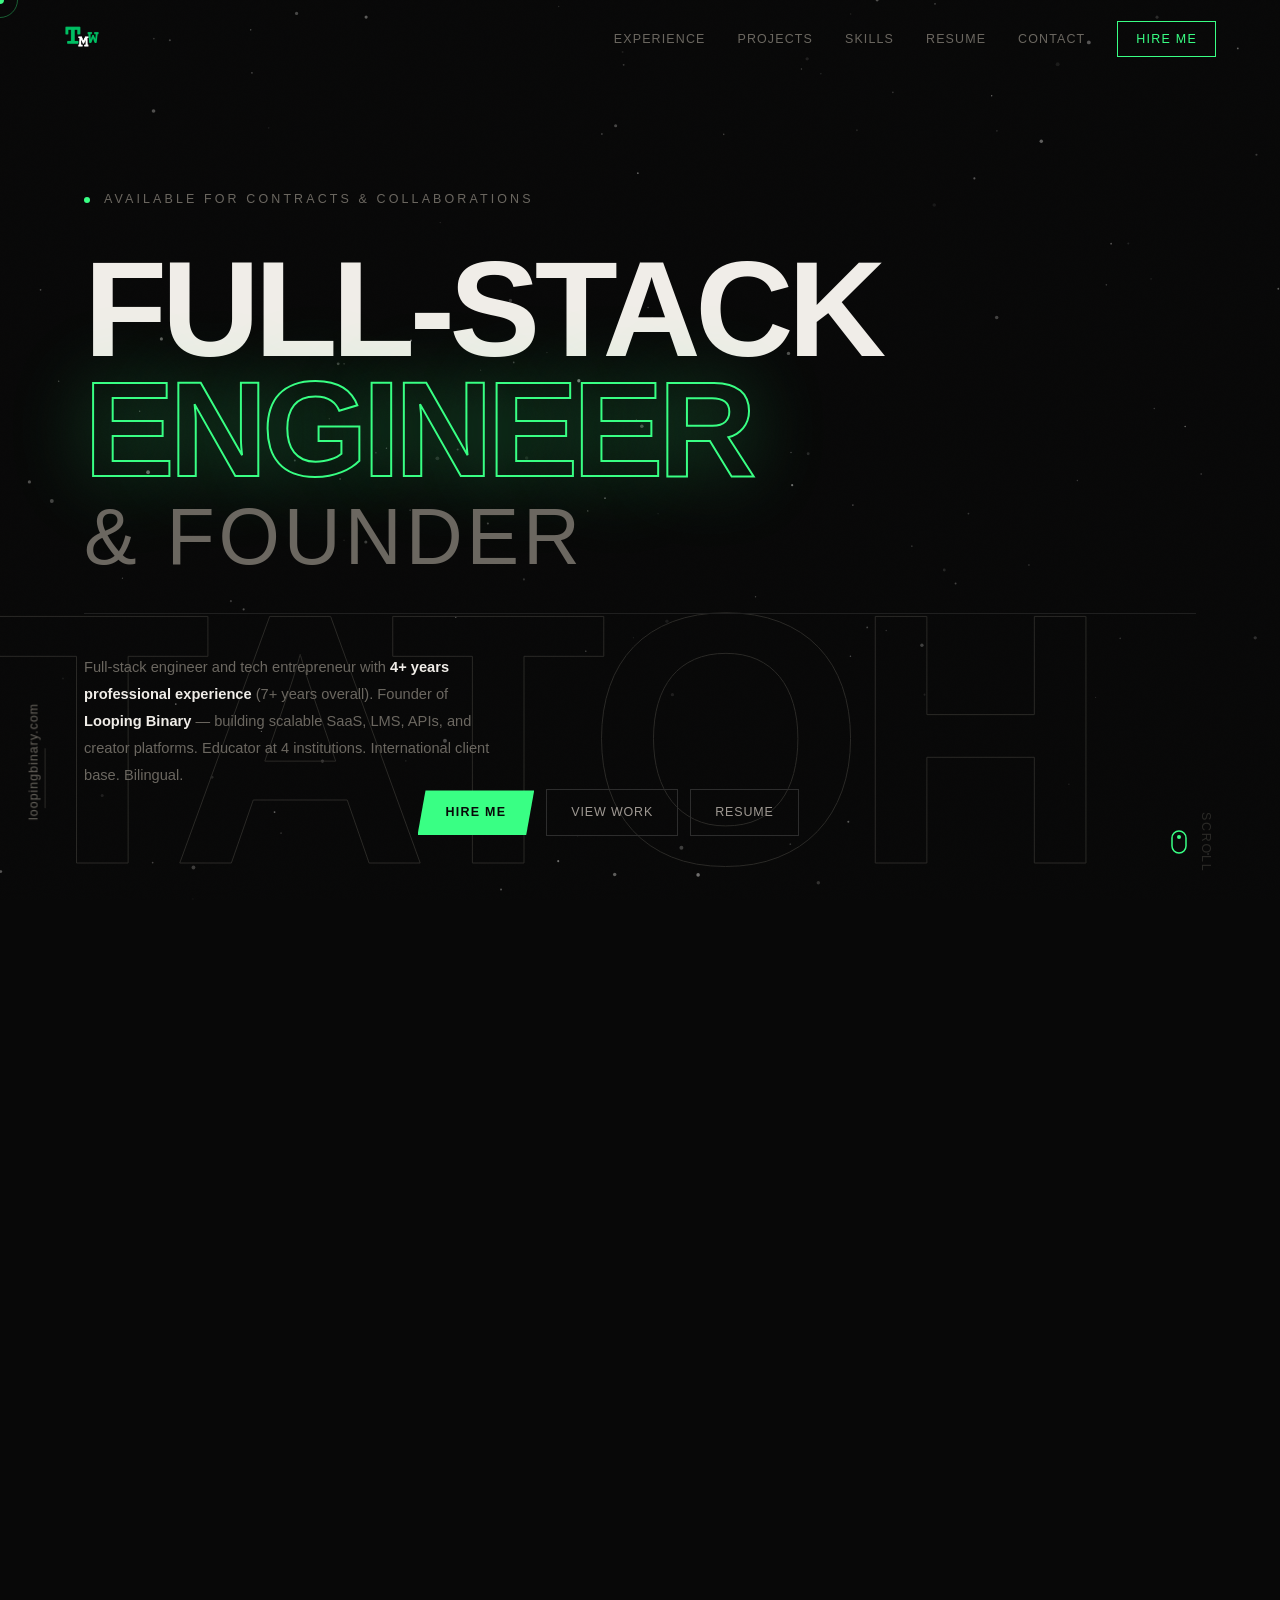
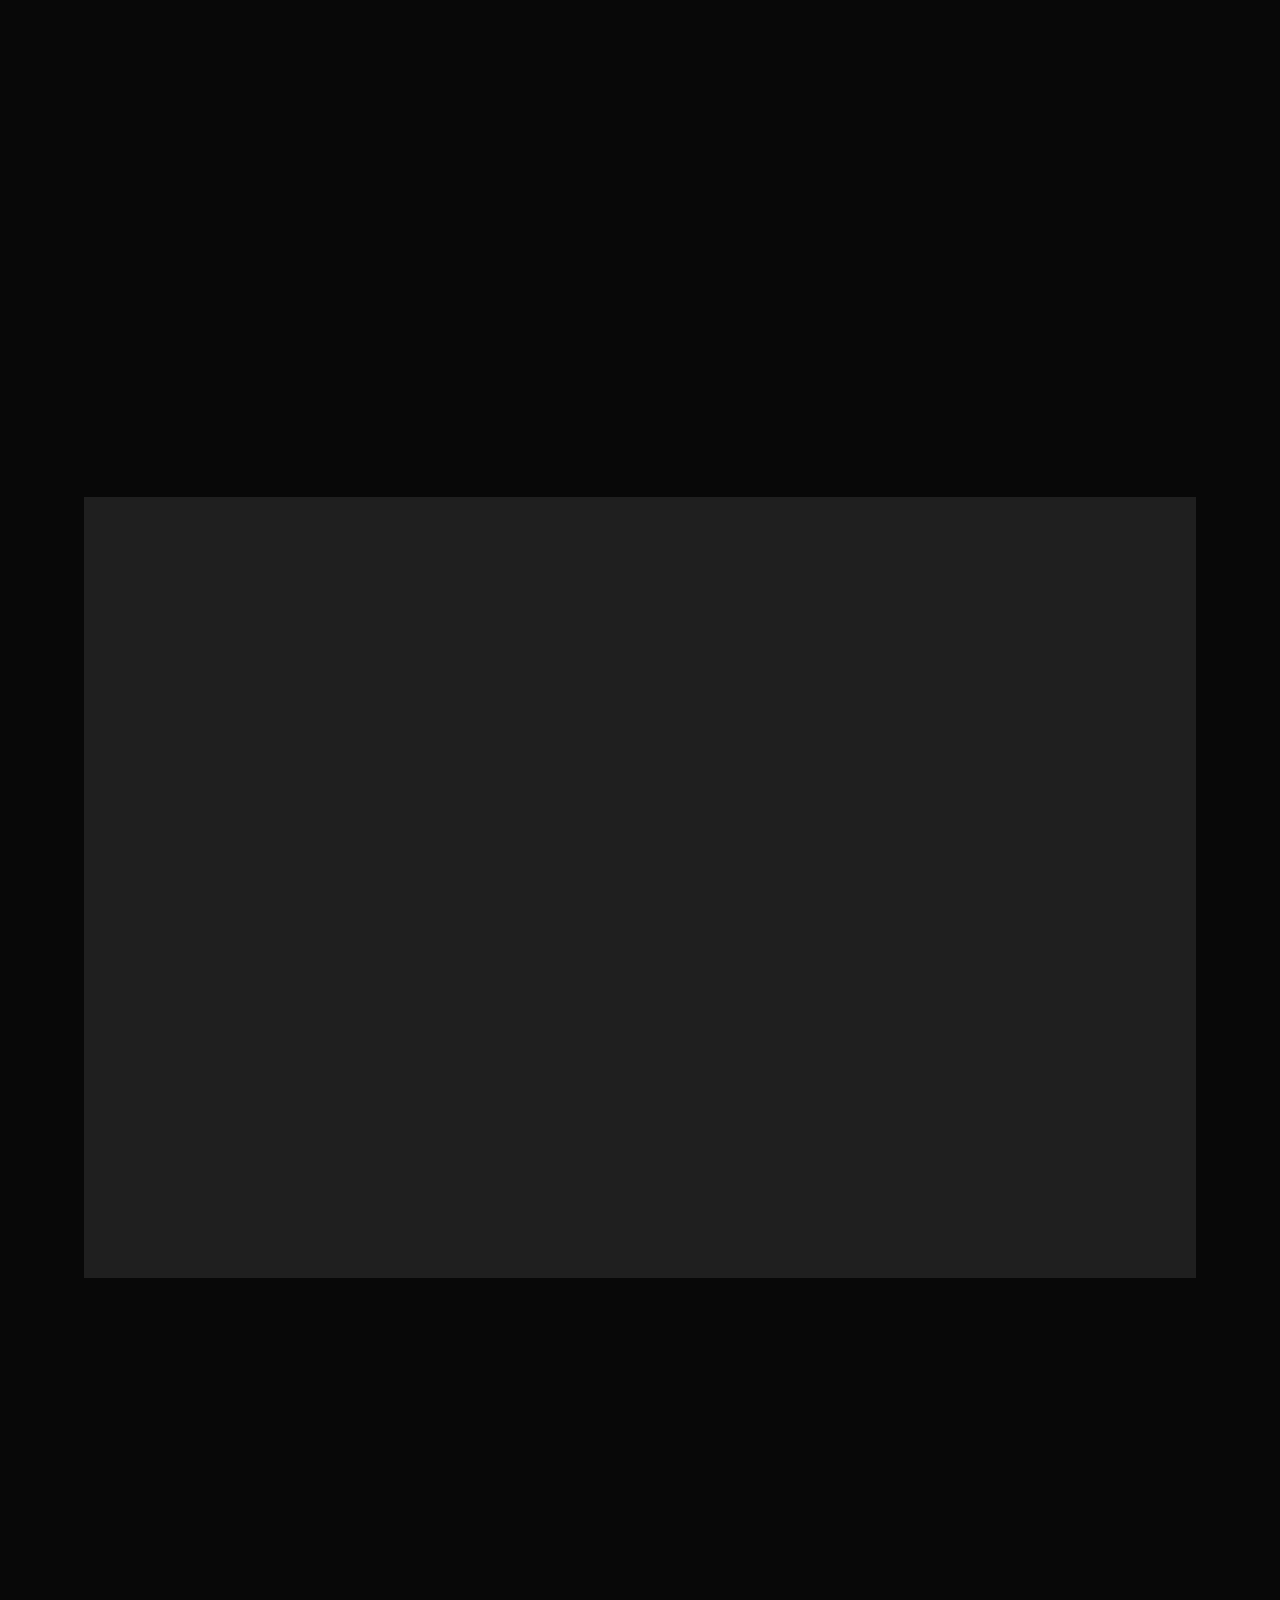
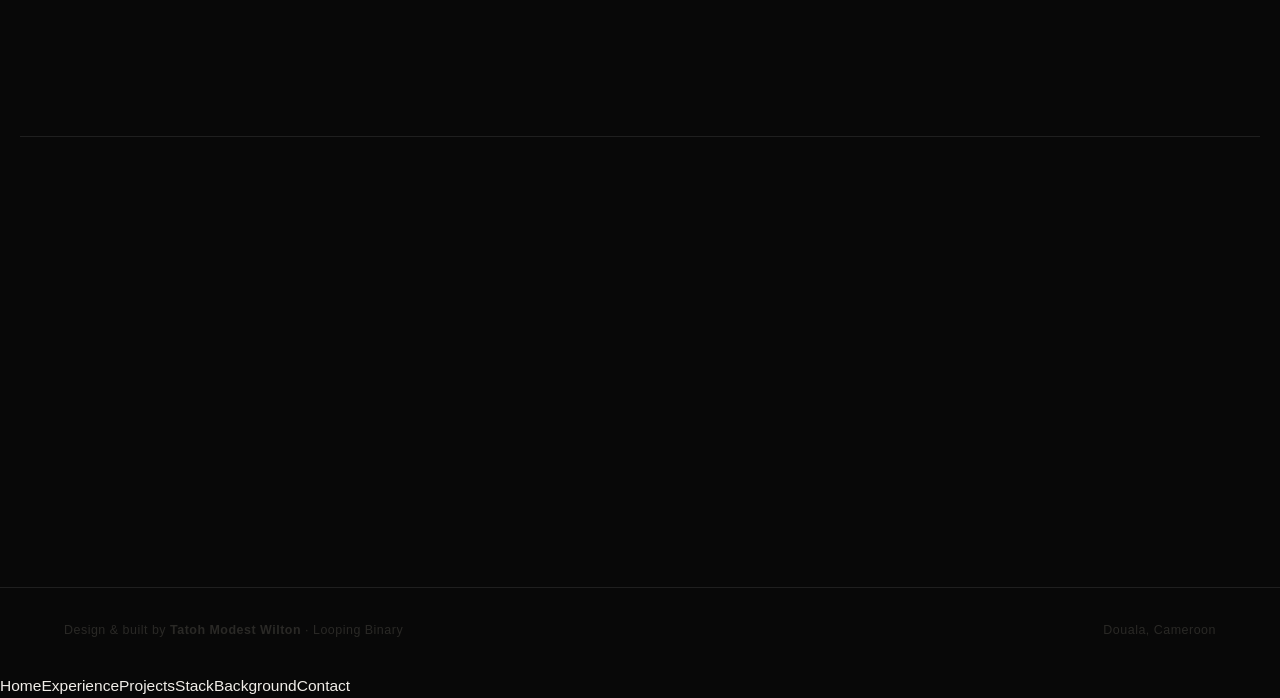
<file: index-new.html>
<!DOCTYPE html>
<html lang="en">
<head>
  <meta charset="UTF-8" />
  <meta name="viewport" content="width=device-width, initial-scale=1.0" />
  <title>Tatoh Modest Wilton — Full-Stack Engineer & Founder</title>
  <meta name="description" content="Full-stack engineer & founder. 4+ years building scalable SaaS, LMS, APIs. Open to contracts." />
  <meta property="og:title" content="Tatoh Modest Wilton — Full-Stack Engineer" />
  <meta property="og:description" content="Founder of Looping Binary. Building the future from Cameroon." />
  <meta property="og:type" content="website" />
  <link href="https://api.fontshare.com/v2/css?f[]=clash-display@400,500,600,700&f[]=satoshi@300,400,500,700&display=swap" rel="stylesheet" />
  <link rel="icon" type="image/png" href="logo.png" />
  <link rel="stylesheet" href="style-new.css" />
</head>
<body>

<!-- ════════════════════════════════════ CUSTOM CURSOR ════════════════════════════════════ -->
<div class="cursor-dot" id="cursorDot"></div>
<div class="cursor-ring" id="cursorRing"></div>

<!-- ════════════════════════════════════ GRAIN OVERLAY ════════════════════════════════════ -->
<div class="grain-overlay"></div>

<!-- ════════════════════════════════════ STAR CANVAS ════════════════════════════════════ -->
<canvas id="star-canvas" aria-hidden="true"></canvas>

<!-- ════════════════════════════════════ SCROLL PROGRESS ════════════════════════════════════ -->
<div class="scroll-bar">
  <div class="scroll-bar-fill" id="scrollBarFill"></div>
</div>

<!-- ════════════════════════════════════ SIDE LINK ════════════════════════════════════ -->
<div class="side-email" aria-hidden="true">
  <a href="https://loopingbinary.com" target="_blank" rel="noopener">loopingbinary.com</a>
</div>

<!-- ════════════════════════════════════ NAV ════════════════════════════════════ -->
<nav class="nav" role="navigation" aria-label="Primary navigation">
  <a href="#" class="nav-logo" aria-label="Home">
    <img src="logo.png" alt="Tatoh Modest logo" />
  </a>
  <button class="nav-hamburger" id="navToggle" aria-label="Open menu" aria-expanded="false">
    <span></span><span></span><span></span>
  </button>
  <div class="nav-menu" id="navMenu" role="menu">
    <button class="nav-close" id="navClose" aria-label="Close menu">&times;</button>
    <a href="#experience" role="menuitem">Experience</a>
    <a href="#projects" role="menuitem">Projects</a>
    <a href="#skills" role="menuitem">Skills</a>
    <a href="tatoh_modest_resume.html" role="menuitem">Resume</a>
    <a href="#contact" role="menuitem">Contact</a>
    <a href="mailto:tatohmodest@gmail.com" class="nav-cta" role="menuitem">Hire Me</a>
  </div>
</nav>

<!-- ════════════════════════════════════ LOADER ════════════════════════════════════ -->
<div id="loader" aria-hidden="true">
  <div class="loader-text">
    <span id="loader-name">TATOH<span class="loader-accent">.</span></span>
  </div>
  <div class="loader-bar">
    <div class="loader-bar-fill"></div>
  </div>
  <p class="loader-tagline">Building the future from Cameroon 🚀</p>
</div>

<!-- ════════════════════════════════════ HERO ════════════════════════════════════ -->
<section class="hero" id="home">
  <div class="hero-bg-text">TATOH</div>
  
  <div class="hero-inner">
    <div class="hero-eyebrow reveal">
      <span class="hero-eyebrow-dot"></span>
      Available for contracts & collaborations
    </div>

    <h1 class="hero-title">
      FULL-STACK<br/>
      <em>ENGINEER</em><br/>
      <span class="hero-title-sub">&amp; FOUNDER</span>
    </h1>

    <div class="hero-bottom reveal">
      <div>
        <p class="hero-bio">
          Full-stack engineer and tech entrepreneur with <strong>4+ years professional experience</strong> (7+ years overall). 
          Founder of <strong>Looping Binary</strong> — building scalable SaaS, LMS, APIs, and creator platforms. 
          Educator at 4 institutions. International client base. Bilingual.
        </p>
        <div class="hero-actions">
          <a href="#contact" class="btn-primary">Hire Me</a>
          <a href="#projects" class="btn-ghost">View Work</a>
          <a href="tatoh_modest_resume.html" class="btn-ghost">Resume</a>
        </div>
      </div>

      <div class="hero-stats-row">
        <div class="hero-stat reveal-stat" style="--delay:0.1s">
          <span class="stat-num">4<span class="stat-plus">+</span></span>
          <span class="stat-label">Years Pro</span>
        </div>
        <div class="hero-stat reveal-stat" style="--delay:0.2s">
          <span class="stat-num">12<span class="stat-plus">+</span></span>
          <span class="stat-label">Projects</span>
        </div>
        <div class="hero-stat reveal-stat" style="--delay:0.3s">
          <span class="stat-num">85<span class="stat-plus">+</span></span>
          <span class="stat-label">Repos</span>
        </div>
      </div>
    </div>
  </div>

  <div class="hero-scroll-hint" aria-hidden="true">
    <span>Scroll</span>
    <svg width="16" height="24" viewBox="0 0 16 24" fill="none"><rect x="1" y="1" width="14" height="22" rx="7" stroke="var(--accent)" stroke-width="1.5"/><circle cx="8" cy="7" r="2" fill="var(--accent)"><animate attributeName="cy" values="7;15;7" dur="1.8s" repeatCount="indefinite"/></circle></svg>
  </div>
</section>

<!-- ════════════════════════════════════ EXPERIENCE (ACCORDION) ════════════════════════════════════ -->
<section class="section" id="experience">
  <div class="section-header reveal">
    <div>
      <div class="section-eyebrow">MY JOURNEY</div>
      <h2 class="section-title">Professional Experience</h2>
    </div>
    <div class="section-count">04</div>
  </div>

  <div class="exp-accordion">
    
    <div class="acc-item reveal">
      <button class="acc-header" aria-expanded="false">
        <div class="acc-meta">
          <span class="acc-company">Looping Binary · CEO & Founder</span>
          <span class="acc-date">2023 – Present</span>
        </div>
        <span class="acc-toggle">+</span>
      </button>
      <div class="acc-content">
        <p><strong>Founded and lead a software company</strong> building scalable SaaS, e-commerce, LMS, and developer tooling for local and international clients.</p>
        <ul class="acc-bullets">
          <li>Architected the full Looping Binary ecosystem: centralized auth, coin/rewards API, Junior Dev tournament, Intellex LMS, LB Tech Shop, internship portal</li>
          <li>Designed end-to-end SEO pipelines (Next.js generateMetadata, JSON-LD, sitemap.ts, GSC) with bilingual content strategies</li>
          <li>Launched 6-discipline internship tracks: Software Dev, UI/UX, Data & AI, Digital Marketing, Business, Content Creation</li>
          <li>Grew Intellex from a 600+ member WhatsApp community into a structured LMS with subscription tiers</li>
        </ul>
      </div>
    </div>

    <div class="acc-item reveal">
      <button class="acc-header" aria-expanded="false">
        <div class="acc-meta">
          <span class="acc-company">SG Superfans · Lead Backend Developer</span>
          <span class="acc-date">Contract</span>
        </div>
        <span class="acc-toggle">+</span>
      </button>
      <div class="acc-content">
        <p><strong>Led backend engineering</strong> for an international creator/fan monetization platform with live streaming and real-time communications.</p>
        <ul class="acc-bullets">
          <li>Architected real-time video/audio calling negotiation flows using WebRTC and Agora SDK</li>
          <li>Built scalable REST APIs and WebSocket infrastructure for real-time notifications and feed systems</li>
          <li>Integrated three payment gateways — PayUnit, Stripe, and PayPal — for subscriptions and PPV content</li>
          <li>Designed creator monetization systems: subscription tiers, exclusive content gating, and tip mechanics</li>
        </ul>
      </div>
    </div>

    <div class="acc-item reveal">
      <button class="acc-header" aria-expanded="false">
        <div class="acc-meta">
          <span class="acc-company">Presto · Lead Backend Developer</span>
          <span class="acc-date">Contract</span>
        </div>
        <span class="acc-toggle">+</span>
      </button>
      <div class="acc-content">
        <p><strong>Led backend architecture</strong> for a multi-feature business management platform serving SMEs.</p>
        <ul class="acc-bullets">
          <li>Built business onboarding, product/service catalogue, and client account management APIs</li>
          <li>Developed event scheduling system with booking management, staff assignments, and reminders</li>
          <li>Implemented staff management with role-based access controls and permission scoping</li>
          <li>Designed REST APIs consumed by a Flutter mobile app frontend</li>
        </ul>
      </div>
    </div>

    <div class="acc-item reveal">
      <button class="acc-header" aria-expanded="false">
        <div class="acc-meta">
          <span class="acc-company">Multiple Institutions · Educator & Instructor</span>
          <span class="acc-date">2023 – Present</span>
        </div>
        <span class="acc-toggle">+</span>
      </button>
      <div class="acc-content">
        <p><strong>Teaching at 4 institutions</strong> across Cameroon: Seven Advanced Academy, Seven International University, Brains University, Saint Monica University.</p>
        <ul class="acc-bullets">
          <li>Full-Stack Development: Next.js, Node.js, MongoDB, PostgreSQL with real-world project-based curriculum</li>
          <li>Linux Administration & System Management</li>
          <li>Object-Oriented Programming with focus on design patterns and architecture</li>
          <li>Digital Marketing Strategy & Campaign Management</li>
        </ul>
      </div>
    </div>

  </div>
</section>

<!-- ════════════════════════════════════ PROJECTS (GRID) ════════════════════════════════════ -->
<section class="section" id="projects">
  <div class="section-header reveal">
    <div>
      <div class="section-eyebrow">SELECTED WORK</div>
      <h2 class="section-title">Featured Projects</h2>
    </div>
    <div class="section-count">10</div>
  </div>

  <div class="projects-grid">
    <a href="https://sgsuperfans.com" target="_blank" rel="noopener" class="project-card reveal">
      <div class="project-card-top">
        <span class="project-num">_01</span>
        <span class="project-arrow">↗</span>
      </div>
      <h3 class="project-name">SG Superfans</h3>
      <p class="project-desc">Creator/fan monetization with live streaming, WebRTC video calling, reels, stories, and 3 payment gateways.</p>
      <div class="project-stack">
        <span>Node.js</span><span>WebRTC</span><span>Agora</span><span>Stripe</span>
      </div>
    </a>

    <a href="https://juniordev.loopingbinary.com" target="_blank" rel="noopener" class="project-card reveal">
      <div class="project-card-top">
        <span class="project-num">_02</span>
        <span class="project-arrow">↗</span>
      </div>
      <h3 class="project-name">Junior Dev Platform</h3>
      <p class="project-desc">Competitive developer training with coin economy, team formation, peer review, leaderboard.</p>
      <div class="project-stack">
        <span>Next.js</span><span>PostgreSQL</span><span>Flutterwave</span>
      </div>
    </a>

    <a href="https://intellex.loopingbinary.com" target="_blank" rel="noopener" class="project-card reveal">
      <div class="project-card-top">
        <span class="project-num">_03</span>
        <span class="project-arrow">↗</span>
      </div>
      <h3 class="project-name">Intellex LMS</h3>
      <p class="project-desc">Full LMS grown from 600+ member WhatsApp community—PDF invoices, mentorship tiers, early access.</p>
      <div class="project-stack">
        <span>Next.js</span><span>Supabase</span><span>Prisma</span>
      </div>
    </a>

    <a href="https://shop.loopingbinary.com" target="_blank" rel="noopener" class="project-card reveal">
      <div class="project-card-top">
        <span class="project-num">_04</span>
        <span class="project-arrow">↗</span>
      </div>
      <h3 class="project-name">LB Tech Shop</h3>
      <p class="project-desc">E-commerce with full SEO pipeline: JSON-LD, sitemap, bilingual targeting, Google Search Console.</p>
      <div class="project-stack">
        <span>Next.js</span><span>SEO</span><span>JSON-LD</span>
      </div>
    </a>

    <a href="https://auth.loopingbinary.com" target="_blank" rel="noopener" class="project-card reveal">
      <div class="project-card-top">
        <span class="project-num">_05</span>
        <span class="project-arrow">↗</span>
      </div>
      <h3 class="project-name">LB Auth Server</h3>
      <p class="project-desc">OAuth 2.0 with passwordless magic-code login, cross-subdomain sessions, "Sign in with LB" integration.</p>
      <div class="project-stack">
        <span>Next.js</span><span>PostgreSQL</span><span>OAuth 2.0</span>
      </div>
    </a>

    <a href="https://loopingbinary.com" target="_blank" rel="noopener" class="project-card reveal">
      <div class="project-card-top">
        <span class="project-num">_06</span>
        <span class="project-arrow">↗</span>
      </div>
      <h3 class="project-name">Looping Binary</h3>
      <p class="project-desc">Company website showcasing products, ecosystem platforms, and digital solutions for businesses.</p>
      <div class="project-stack">
        <span>Next.js</span><span>Brand</span><span>SEO</span>
      </div>
    </a>
  </div>
</section>

<!-- ════════════════════════════════════ SKILLS (ROTATING ORBIT) ════════════════════════════════════ -->
<section class="section" id="skills">
  <div class="section-header reveal">
    <div>
      <div class="section-eyebrow">TECH ARSENAL</div>
      <h2 class="section-title">Skills & Stack</h2>
    </div>
  </div>

  <div class="skills-orbit-wrap reveal">
    <div class="skills-orbit" id="skillsOrbit">
      <!-- Frontend -->
      <div class="skill-node" data-category="Frontend" data-skill="JavaScript">
        <img src="skills/frontend/js.png" alt="JavaScript" />
      </div>
      <div class="skill-node" data-category="Frontend" data-skill="TypeScript">
        <img src="skills/frontend/typescript.png" alt="TypeScript" />
      </div>
      <div class="skill-node" data-category="Frontend" data-skill="React">
        <img src="skills/frontend/reactjs.png" alt="React" />
      </div>
      <div class="skill-node" data-category="Frontend" data-skill="Next.js">
        <img src="skills/frontend/nextjs.png" alt="Next.js" />
      </div>
      
      <!-- Backend -->
      <div class="skill-node" data-category="Backend" data-skill="Node.js">
        <img src="skills/backend/nodejs.png" alt="Node.js" />
      </div>
      <div class="skill-node" data-category="Backend" data-skill="Express">
        <img src="skills/backend/expressjs.png" alt="Express" />
      </div>
      <div class="skill-node" data-category="Backend" data-skill="NestJS">
        <img src="skills/backend/nestjs.png" alt="NestJS" />
      </div>
      <div class="skill-node" data-category="Backend" data-skill="Python">
        <img src="skills/backend/python.png" alt="Python" />
      </div>
      
      <!-- Databases -->
      <div class="skill-node" data-category="Database" data-skill="PostgreSQL">
        <img src="skills/backend/postgres.png" alt="PostgreSQL" />
      </div>
      <div class="skill-node" data-category="Database" data-skill="MongoDB">
        <img src="skills/backend/mongodb.png" alt="MongoDB" />
      </div>
      <div class="skill-node" data-category="Database" data-skill="Firebase">
        <img src="skills/backend/firebase.png" alt="Firebase" />
      </div>
      <div class="skill-node" data-category="Database" data-skill="Supabase">
        <img src="skills/backend/supabase.png" alt="Supabase" />
      </div>
      
      <!-- DevOps -->
      <div class="skill-node" data-category="DevOps" data-skill="Docker">
        <img src="skills/infra/docker.png" alt="Docker" />
      </div>
      <div class="skill-node" data-category="DevOps" data-skill="Kubernetes">
        <img src="skills/infra/kubernates.png" alt="Kubernetes" />
      </div>
      <div class="skill-node" data-category="DevOps" data-skill="AWS S3">
        <img src="skills/infra/s3.png" alt="AWS S3" />
      </div>
      <div class="skill-node" data-category="DevOps" data-skill="Linux">
        <img src="skills/infra/linux.png" alt="Linux" />
      </div>
    </div>
    
    <div class="skills-center">
      <div class="skill-info" id="skillInfo">
        <span class="skill-cat" id="skillCat">Frontend</span>
        <span class="skill-name" id="skillName">JavaScript</span>
        <span class="skill-desc" id="skillDesc">Dynamic web interactivity</span>
      </div>
    </div>
  </div>
</section>

<!-- ════════════════════════════════════ ABOUT ════════════════════════════════════ -->
<section class="section" id="about">
  <div class="section-header reveal">
    <div>
      <div class="section-eyebrow">WHO I AM</div>
      <h2 class="section-title">Background &amp; Story</h2>
    </div>
  </div>

  <div class="about-grid">
    <div class="about-card reveal">
      <img class="about-card-img" src="background/me.png" alt="Self-taught engineer" />
      <h3>Self-Taught Engineer</h3>
      <p>7+ years programming · 4 years professional · Deep learning through Udemy, Coursera, LinkedIn Learning, Amazon Technical Books.</p>
    </div>
    <div class="about-card reveal">
      <img class="about-card-img" src="background/bulp.png" alt="Educator" />
      <h3>Educator at 4 Institutions</h3>
      <p>Full-stack development, Linux administration, OOP, Excel—taught at Seven Advanced Academy, Seven International University, Brains University, Saint Monica University.</p>
    </div>
    <div class="about-card reveal">
      <img class="about-card-img" src="background/help.png" alt="Founder" />
      <h3>Founder &amp; Entrepreneur</h3>
      <p>Built Looping Binary from scratch — a software company with structured internship tracks across 6 disciplines serving users in Africa, Canada, and beyond.</p>
    </div>
    <div class="about-card reveal">
      <img class="about-card-img" src="background/content.png" alt="Content creator" />
      <h3>Content Creator</h3>
      <p>Active on LinkedIn & TikTok · Built and scaled a 600+ learner tech community from a WhatsApp group to a structured LMS · English & French.</p>
    </div>
  </div>
</section>

<!-- ════════════════════════════════════ CONTACT ════════════════════════════════════ -->
<section class="section contact-section" id="contact">
  <div class="contact-inner reveal">
    <p class="contact-prompt">Have a project in mind?</p>
    <a href="mailto:tatohmodest@gmail.com" class="contact-email">tatohmodest@gmail.com</a>
    <div class="contact-links">
      <a href="https://loopingbinary.com" target="_blank" rel="noopener">LoopingBinary.com</a>
      <span>·</span>
      <a href="https://github.com/tatohmodest" target="_blank" rel="noopener">GitHub</a>
      <span>·</span>
      <a href="https://www.linkedin.com/in/tatoh-modest-97036a212/" target="_blank" rel="noopener">LinkedIn</a>
      <span>·</span>
      <a href="https://www.tiktok.com/@modest_wilton" target="_blank" rel="noopener">TikTok</a>
      <span>·</span>
      <a href="https://wa.me/237650318856" target="_blank" rel="noopener">+237 650 318 856</a>
    </div>
    <p class="contact-availability">Open to international contracts & collaborations · English & French</p>
  </div>
</section>

<!-- ════════════════════════════════════ FOOTER ════════════════════════════════════ -->
<footer class="footer">
  <p>Design & built by <strong>Tatoh Modest Wilton</strong> · Looping Binary</p>
  <p class="footer-location">Douala, Cameroon</p>
</footer>

<script src="script-new.js"></script>
</body>
</html>
</file>
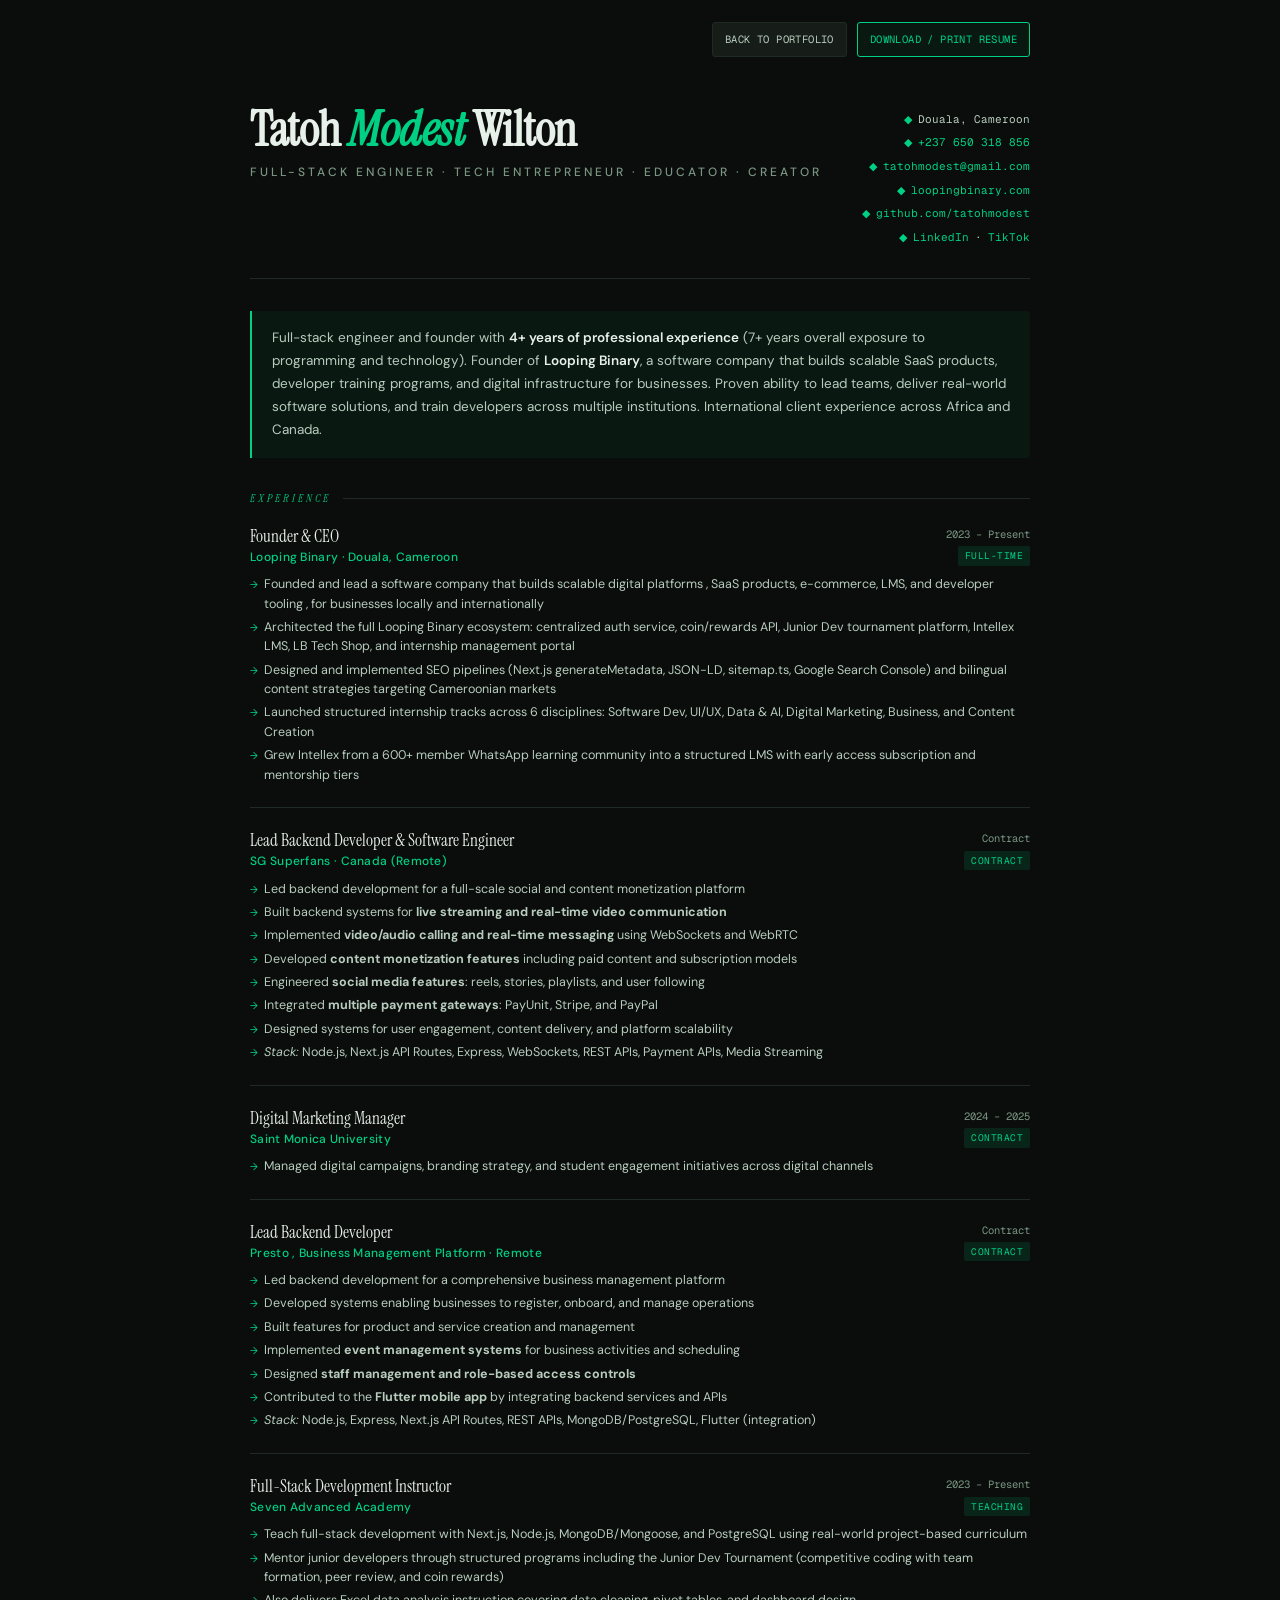
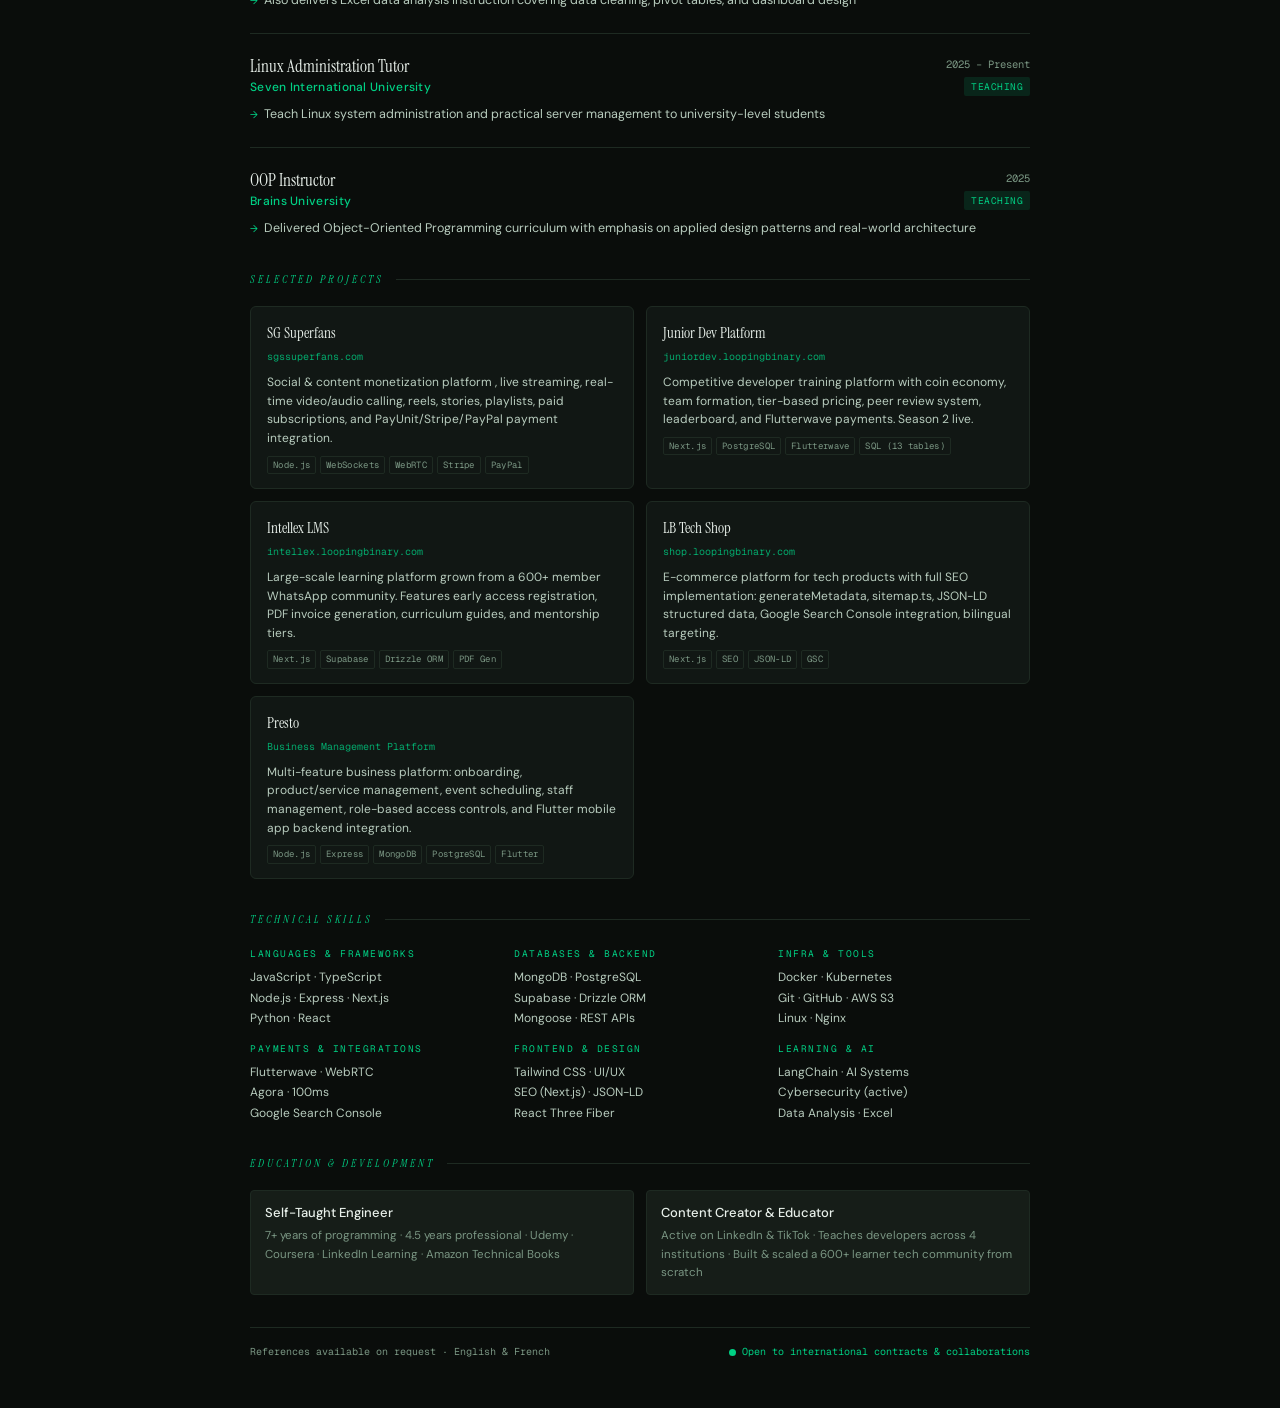
<file: tatoh_modest_resume.html>
<!DOCTYPE html>
<html lang="en">
<head>
<meta charset="UTF-8">
<meta name="viewport" content="width=device-width, initial-scale=1.0">
<link href="https://fonts.googleapis.com/css2?family=Instrument+Serif:ital@0;1&family=DM+Sans:wght@300;400;500;600&family=Geist+Mono:wght@400;500&display=swap" rel="stylesheet">
<style>
  *, *::before, *::after { box-sizing: border-box; margin: 0; padding: 0; }

  :root {
    --bg: #0a0d0b;
    --surface: #111714;
    --surface2: #161d18;
    --border: #1e2a22;
    --green: #00d084;
    --green2: #00e676;
    --green-dim: rgba(0,208,132,0.12);
    --green-dim2: rgba(0,208,132,0.06);
    --text: #e8f0ea;
    --text-muted: #7a9683;
    --text-soft: #b8ccbe;
    --serif: 'Instrument Serif', Georgia, serif;
    --sans: 'DM Sans', sans-serif;
    --mono: 'Geist Mono', monospace;
  }

  body {
    background: var(--bg);
    color: var(--text);
    font-family: var(--sans);
    font-size: 13.5px;
    line-height: 1.6;
    min-height: 100vh;
  }

  .resume-actions {
    max-width: 860px;
    margin: 22px auto 0;
    padding: 0 40px;
    display: flex;
    justify-content: flex-end;
    gap: 10px;
  }

  .resume-btn {
    font-family: var(--mono);
    font-size: 10.5px;
    letter-spacing: 0.4px;
    text-transform: uppercase;
    border: 1px solid var(--border);
    background: var(--surface2);
    color: var(--text-soft);
    padding: 8px 12px;
    border-radius: 3px;
    text-decoration: none;
    cursor: pointer;
  }

  .resume-btn:hover {
    border-color: var(--green);
    color: var(--green);
  }

  .resume-btn-primary {
    border-color: var(--green);
    color: var(--green);
    background: var(--green-dim2);
  }

  .resume {
    max-width: 860px;
    margin: 0 auto;
    padding: 48px 40px;
  }

  /* ─── HEADER ─────────────────────────────────────── */
  .header {
    display: grid;
    grid-template-columns: 1fr auto;
    gap: 24px;
    align-items: start;
    padding-bottom: 32px;
    border-bottom: 1px solid var(--border);
    margin-bottom: 32px;
  }

  .name {
    font-family: var(--serif);
    font-size: 48px;
    line-height: 1.05;
    color: var(--text);
    letter-spacing: -0.5px;
  }

  .name em {
    color: var(--green);
    font-style: italic;
  }

  .title-line {
    margin-top: 8px;
    font-size: 12px;
    font-weight: 500;
    letter-spacing: 3px;
    text-transform: uppercase;
    color: var(--text-muted);
  }

  .contact-block {
    text-align: right;
    display: flex;
    flex-direction: column;
    gap: 6px;
    padding-top: 6px;
  }

  .contact-item {
    font-family: var(--mono);
    font-size: 11px;
    color: var(--text-soft);
    display: flex;
    align-items: center;
    justify-content: flex-end;
    gap: 6px;
  }

  .contact-item a { color: var(--green); text-decoration: none; }
  .contact-item a:hover { color: var(--green2); }

  .dot { color: var(--green); }

  /* ─── SUMMARY ─────────────────────────────────────── */
  .summary {
    background: var(--green-dim2);
    border-left: 2px solid var(--green);
    padding: 16px 20px;
    margin-bottom: 32px;
    border-radius: 0 4px 4px 0;
  }

  .summary p {
    font-size: 13.5px;
    color: var(--text-soft);
    line-height: 1.7;
  }

  .summary strong { color: var(--text); font-weight: 600; }

  /* ─── SECTION ─────────────────────────────────────── */
  .section { margin-bottom: 32px; }

  .section-header {
    display: flex;
    align-items: center;
    gap: 12px;
    margin-bottom: 18px;
  }

  .section-title {
    font-family: var(--serif);
    font-size: 11px;
    font-style: italic;
    letter-spacing: 3px;
    text-transform: uppercase;
    color: var(--green);
  }

  .section-line {
    flex: 1;
    height: 1px;
    background: var(--border);
  }

  /* ─── EXPERIENCE ─────────────────────────────────── */
  .role {
    display: grid;
    grid-template-columns: 1fr auto;
    gap: 0 16px;
    margin-bottom: 22px;
    padding-bottom: 22px;
    border-bottom: 1px solid var(--border);
  }

  .role:last-child { border-bottom: none; margin-bottom: 0; padding-bottom: 0; }

  .role-title {
    font-family: var(--serif);
    font-size: 17px;
    color: var(--text);
    line-height: 1.2;
  }

  .role-org {
    font-size: 12px;
    font-weight: 500;
    color: var(--green);
    margin-top: 2px;
    letter-spacing: 0.3px;
  }

  .role-meta {
    text-align: right;
  }

  .role-date {
    font-family: var(--mono);
    font-size: 10.5px;
    color: var(--text-muted);
    white-space: nowrap;
  }

  .role-tag {
    display: inline-block;
    margin-top: 4px;
    font-size: 9.5px;
    font-family: var(--mono);
    background: var(--green-dim);
    color: var(--green);
    padding: 2px 7px;
    border-radius: 2px;
    letter-spacing: 0.5px;
  }

  .role-bullets {
    margin-top: 8px;
    grid-column: 1 / -1;
    list-style: none;
    display: flex;
    flex-direction: column;
    gap: 4px;
  }

  .role-bullets li {
    font-size: 12.5px;
    color: var(--text-soft);
    padding-left: 14px;
    position: relative;
    line-height: 1.55;
  }

  .role-bullets li::before {
    content: '→';
    position: absolute;
    left: 0;
    color: var(--green);
    font-size: 10px;
    top: 2px;
  }

  /* ─── PROJECTS ─────────────────────────────────── */
  .projects-grid {
    display: grid;
    grid-template-columns: repeat(2, 1fr);
    gap: 12px;
  }

  .project-card {
    background: var(--surface);
    border: 1px solid var(--border);
    border-radius: 6px;
    padding: 14px 16px;
    transition: border-color 0.2s;
  }

  .project-card:hover { border-color: var(--green); }

  .project-name {
    font-family: var(--serif);
    font-size: 15px;
    color: var(--text);
    margin-bottom: 4px;
  }

  .project-url {
    font-family: var(--mono);
    font-size: 10px;
    color: var(--green);
    margin-bottom: 8px;
    display: block;
    opacity: 0.8;
  }

  .project-desc {
    font-size: 12px;
    color: var(--text-soft);
    line-height: 1.55;
    margin-bottom: 8px;
  }

  .project-tags {
    display: flex;
    flex-wrap: wrap;
    gap: 4px;
  }

  .tag {
    font-family: var(--mono);
    font-size: 9px;
    color: var(--text-muted);
    border: 1px solid var(--border);
    padding: 1px 5px;
    border-radius: 2px;
    letter-spacing: 0.3px;
  }

  /* ─── SKILLS ─────────────────────────────────────── */
  .skills-grid {
    display: grid;
    grid-template-columns: repeat(3, 1fr);
    gap: 12px;
  }

  .skill-group-label {
    font-family: var(--mono);
    font-size: 9.5px;
    color: var(--green);
    letter-spacing: 1.5px;
    text-transform: uppercase;
    margin-bottom: 6px;
  }

  .skill-list {
    font-size: 12px;
    color: var(--text-soft);
    line-height: 1.7;
  }

  /* ─── EDUCATION ─────────────────────────────────── */
  .edu-items {
    display: grid;
    grid-template-columns: repeat(2, 1fr);
    gap: 12px;
  }

  .edu-item {
    background: var(--surface2);
    border: 1px solid var(--border);
    border-radius: 4px;
    padding: 12px 14px;
  }

  .edu-title {
    font-size: 13px;
    font-weight: 500;
    color: var(--text);
    margin-bottom: 3px;
  }

  .edu-sub {
    font-size: 11.5px;
    color: var(--text-muted);
  }

  /* ─── FOOTER STRIP ───────────────────────────────── */
  .footer-strip {
    margin-top: 32px;
    padding-top: 16px;
    border-top: 1px solid var(--border);
    display: flex;
    align-items: center;
    justify-content: space-between;
  }

  .footer-note {
    font-family: var(--mono);
    font-size: 10px;
    color: var(--text-muted);
  }

  .available-badge {
    display: flex;
    align-items: center;
    gap: 6px;
    font-family: var(--mono);
    font-size: 10px;
    color: var(--green);
  }

  .pulse {
    width: 7px;
    height: 7px;
    border-radius: 50%;
    background: var(--green);
    animation: pulse 2s infinite;
  }

  @keyframes pulse {
    0%, 100% { opacity: 1; transform: scale(1); }
    50% { opacity: 0.4; transform: scale(0.7); }
  }

  @media (max-width: 640px) {
    .resume-actions {
      padding: 0 20px;
      margin-top: 16px;
      flex-wrap: wrap;
      justify-content: flex-start;
    }
    .resume { padding: 24px 20px; }
    .header { grid-template-columns: 1fr; }
    .contact-block { text-align: left; }
    .contact-item { justify-content: flex-start; }
    .name { font-size: 36px; }
    .projects-grid, .skills-grid, .edu-items { grid-template-columns: 1fr; }
  }

  @media print {
    :root {
      --bg: #ffffff;
      --surface: #ffffff;
      --surface2: #ffffff;
      --border: #d4dfd8;
      --green: #0f7a52;
      --green2: #0f7a52;
      --green-dim: rgba(15,122,82,0.12);
      --green-dim2: rgba(15,122,82,0.06);
      --text: #111111;
      --text-muted: #4f5d54;
      --text-soft: #2e3a33;
    }

    body {
      background: #ffffff;
      color: #111111;
      font-size: 11.5px;
      -webkit-print-color-adjust: exact;
      print-color-adjust: exact;
    }

    .resume-actions { display: none !important; }
    .resume {
      max-width: none;
      margin: 0;
      padding: 0;
    }

    .project-card,
    .edu-item,
    .role,
    .summary {
      break-inside: avoid;
      page-break-inside: avoid;
    }

    a {
      color: inherit !important;
      text-decoration: none;
    }
  }
</style>
</head>
<body>
<div class="resume-actions">
  <a class="resume-btn" href="index.html">Back to Portfolio</a>
  <a class="resume-btn resume-btn-primary" href="tatoh_modest_resume.html?print=1">Download / Print Resume</a>
</div>
<div class="resume">

  <!-- HEADER -->
  <header class="header">
    <div>
      <h1 class="name">Tatoh <em>Modest</em> Wilton</h1>
      <p class="title-line">Full-Stack Engineer · Tech Entrepreneur · Educator · Creator</p>
    </div>
    <div class="contact-block">
      <div class="contact-item"><span class="dot">◆</span> Douala, Cameroon</div>
      <div class="contact-item"><span class="dot">◆</span> <a href="https://wa.me/237650318856">+237 650 318 856</a></div>
      <div class="contact-item"><span class="dot">◆</span> <a href="mailto:tatohmodest@gmail.com">tatohmodest@gmail.com</a></div>
      <div class="contact-item"><span class="dot">◆</span> <a href="https://loopingbinary.com">loopingbinary.com</a></div>
      <div class="contact-item"><span class="dot">◆</span> <a href="https://github.com/tatohmodest">github.com/tatohmodest</a></div>
      <div class="contact-item"><span class="dot">◆</span> <a href="https://www.linkedin.com/in/tatoh-modest-97036a212/">LinkedIn</a> · <a href="https://www.tiktok.com/@modest_wilton">TikTok</a></div>
    </div>
  </header>

  <!-- SUMMARY -->
  <div class="summary">
    <p>
      Full-stack engineer and founder with <strong>4+ years of professional experience</strong> (7+ years overall exposure to programming and technology).
      Founder of <strong>Looping Binary</strong>, a software company that builds scalable SaaS products, developer training programs, and digital infrastructure for businesses.
      Proven ability to lead teams, deliver real-world software solutions, and train developers across multiple institutions.
      International client experience across Africa and Canada.
    </p>
  </div>

  <!-- EXPERIENCE -->
  <section class="section">
    <div class="section-header">
      <span class="section-title">Experience</span>
      <div class="section-line"></div>
    </div>

    <div class="role">
      <div>
        <div class="role-title">Founder & CEO</div>
        <div class="role-org">Looping Binary · Douala, Cameroon</div>
      </div>
      <div class="role-meta">
        <div class="role-date">2023 – Present</div>
        <span class="role-tag">FULL-TIME</span>
      </div>
      <ul class="role-bullets">
        <li>Founded and lead a software company that builds scalable digital platforms , SaaS products, e-commerce, LMS, and developer tooling , for businesses locally and internationally</li>
        <li>Architected the full Looping Binary ecosystem: centralized auth service, coin/rewards API, Junior Dev tournament platform, Intellex LMS, LB Tech Shop, and internship management portal</li>
        <li>Designed and implemented SEO pipelines (Next.js generateMetadata, JSON-LD, sitemap.ts, Google Search Console) and bilingual content strategies targeting Cameroonian markets</li>
        <li>Launched structured internship tracks across 6 disciplines: Software Dev, UI/UX, Data & AI, Digital Marketing, Business, and Content Creation</li>
        <li>Grew Intellex from a 600+ member WhatsApp learning community into a structured LMS with early access subscription and mentorship tiers</li>
      </ul>
    </div>

    <div class="role">
      <div>
        <div class="role-title">Lead Backend Developer &amp; Software Engineer</div>
        <div class="role-org">SG Superfans · Canada (Remote)</div>
      </div>
      <div class="role-meta">
        <div class="role-date">Contract</div>
        <span class="role-tag">CONTRACT</span>
      </div>
      <ul class="role-bullets">
        <li>Led backend development for a full-scale social and content monetization platform</li>
        <li>Built backend systems for <strong>live streaming and real-time video communication</strong></li>
        <li>Implemented <strong>video/audio calling and real-time messaging</strong> using WebSockets and WebRTC</li>
        <li>Developed <strong>content monetization features</strong> including paid content and subscription models</li>
        <li>Engineered <strong>social media features</strong>: reels, stories, playlists, and user following</li>
        <li>Integrated <strong>multiple payment gateways</strong>: PayUnit, Stripe, and PayPal</li>
        <li>Designed systems for user engagement, content delivery, and platform scalability</li>
        <li><em>Stack:</em> Node.js, Next.js API Routes, Express, WebSockets, REST APIs, Payment APIs, Media Streaming</li>
      </ul>
    </div>

    <div class="role">
      <div>
        <div class="role-title">Digital Marketing Manager</div>
        <div class="role-org">Saint Monica University</div>
      </div>
      <div class="role-meta">
        <div class="role-date">2024 – 2025</div>
        <span class="role-tag">CONTRACT</span>
      </div>
      <ul class="role-bullets">
        <li>Managed digital campaigns, branding strategy, and student engagement initiatives across digital channels</li>
      </ul>
    </div>

    <div class="role">
      <div>
        <div class="role-title">Lead Backend Developer</div>
        <div class="role-org">Presto , Business Management Platform · Remote</div>
      </div>
      <div class="role-meta">
        <div class="role-date">Contract</div>
        <span class="role-tag">CONTRACT</span>
      </div>
      <ul class="role-bullets">
        <li>Led backend development for a comprehensive business management platform</li>
        <li>Developed systems enabling businesses to register, onboard, and manage operations</li>
        <li>Built features for product and service creation and management</li>
        <li>Implemented <strong>event management systems</strong> for business activities and scheduling</li>
        <li>Designed <strong>staff management and role-based access controls</strong></li>
        <li>Contributed to the <strong>Flutter mobile app</strong> by integrating backend services and APIs</li>
        <li><em>Stack:</em> Node.js, Express, Next.js API Routes, REST APIs, MongoDB/PostgreSQL, Flutter (integration)</li>
      </ul>
    </div>

    <div class="role">
      <div>
        <div class="role-title">Full-Stack Development Instructor</div>
        <div class="role-org">Seven Advanced Academy</div>
      </div>
      <div class="role-meta">
        <div class="role-date">2023 – Present</div>
        <span class="role-tag">TEACHING</span>
      </div>
      <ul class="role-bullets">
        <li>Teach full-stack development with Next.js, Node.js, MongoDB/Mongoose, and PostgreSQL using real-world project-based curriculum</li>
        <li>Mentor junior developers through structured programs including the Junior Dev Tournament (competitive coding with team formation, peer review, and coin rewards)</li>
        <li>Also delivers Excel data analysis instruction covering data cleaning, pivot tables, and dashboard design</li>
      </ul>
    </div>

    <div class="role">
      <div>
        <div class="role-title">Linux Administration Tutor</div>
        <div class="role-org">Seven International University</div>
      </div>
      <div class="role-meta">
        <div class="role-date">2025 – Present</div>
        <span class="role-tag">TEACHING</span>
      </div>
      <ul class="role-bullets">
        <li>Teach Linux system administration and practical server management to university-level students</li>
      </ul>
    </div>

    <div class="role">
      <div>
        <div class="role-title">OOP Instructor</div>
        <div class="role-org">Brains University</div>
      </div>
      <div class="role-meta">
        <div class="role-date">2025</div>
        <span class="role-tag">TEACHING</span>
      </div>
      <ul class="role-bullets">
        <li>Delivered Object-Oriented Programming curriculum with emphasis on applied design patterns and real-world architecture</li>
      </ul>
    </div>

  </section>

  <!-- PROJECTS -->
  <section class="section">
    <div class="section-header">
      <span class="section-title">Selected Projects</span>
      <div class="section-line"></div>
    </div>
    <div class="projects-grid">

      <div class="project-card">
        <div class="project-name">SG Superfans</div>
        <span class="project-url">sgssuperfans.com</span>
        <div class="project-desc">Social &amp; content monetization platform , live streaming, real-time video/audio calling, reels, stories, playlists, paid subscriptions, and PayUnit/Stripe/PayPal payment integration.</div>
        <div class="project-tags">
          <span class="tag">Node.js</span><span class="tag">WebSockets</span><span class="tag">WebRTC</span><span class="tag">Stripe</span><span class="tag">PayPal</span>
        </div>
      </div>

      <div class="project-card">
        <div class="project-name">Junior Dev Platform</div>
        <span class="project-url">juniordev.loopingbinary.com</span>
        <div class="project-desc">Competitive developer training platform with coin economy, team formation, tier-based pricing, peer review system, leaderboard, and Flutterwave payments. Season 2 live.</div>
        <div class="project-tags">
          <span class="tag">Next.js</span><span class="tag">PostgreSQL</span><span class="tag">Flutterwave</span><span class="tag">SQL (13 tables)</span>
        </div>
      </div>

      <div class="project-card">
        <div class="project-name">Intellex LMS</div>
        <span class="project-url">intellex.loopingbinary.com</span>
        <div class="project-desc">Large-scale learning platform grown from a 600+ member WhatsApp community. Features early access registration, PDF invoice generation, curriculum guides, and mentorship tiers.</div>
        <div class="project-tags">
          <span class="tag">Next.js</span><span class="tag">Supabase</span><span class="tag">Drizzle ORM</span><span class="tag">PDF Gen</span>
        </div>
      </div>

      <div class="project-card">
        <div class="project-name">LB Tech Shop</div>
        <span class="project-url">shop.loopingbinary.com</span>
        <div class="project-desc">E-commerce platform for tech products with full SEO implementation: generateMetadata, sitemap.ts, JSON-LD structured data, Google Search Console integration, bilingual targeting.</div>
        <div class="project-tags">
          <span class="tag">Next.js</span><span class="tag">SEO</span><span class="tag">JSON-LD</span><span class="tag">GSC</span>
        </div>
      </div>

      <div class="project-card">
        <div class="project-name">Presto</div>
        <span class="project-url">Business Management Platform</span>
        <div class="project-desc">Multi-feature business platform: onboarding, product/service management, event scheduling, staff management, role-based access controls, and Flutter mobile app backend integration.</div>
        <div class="project-tags">
          <span class="tag">Node.js</span><span class="tag">Express</span><span class="tag">MongoDB</span><span class="tag">PostgreSQL</span><span class="tag">Flutter</span>
        </div>
      </div>

    </div>
  </section>

  <!-- SKILLS -->
  <section class="section">
    <div class="section-header">
      <span class="section-title">Technical Skills</span>
      <div class="section-line"></div>
    </div>
    <div class="skills-grid">
      <div class="skill-group">
        <div class="skill-group-label">Languages & Frameworks</div>
        <div class="skill-list">JavaScript · TypeScript<br>Node.js · Express · Next.js<br>Python · React</div>
      </div>
      <div class="skill-group">
        <div class="skill-group-label">Databases & Backend</div>
        <div class="skill-list">MongoDB · PostgreSQL<br>Supabase · Drizzle ORM<br>Mongoose · REST APIs</div>
      </div>
      <div class="skill-group">
        <div class="skill-group-label">Infra & Tools</div>
        <div class="skill-list">Docker · Kubernetes<br>Git · GitHub · AWS S3<br>Linux · Nginx</div>
      </div>
      <div class="skill-group">
        <div class="skill-group-label">Payments & Integrations</div>
        <div class="skill-list">Flutterwave · WebRTC<br>Agora · 100ms<br>Google Search Console</div>
      </div>
      <div class="skill-group">
        <div class="skill-group-label">Frontend & Design</div>
        <div class="skill-list">Tailwind CSS · UI/UX<br>SEO (Next.js) · JSON-LD<br>React Three Fiber</div>
      </div>
      <div class="skill-group">
        <div class="skill-group-label">Learning & AI</div>
        <div class="skill-list">LangChain · AI Systems<br>Cybersecurity (active)<br>Data Analysis · Excel</div>
      </div>
    </div>
  </section>

  <!-- EDUCATION -->
  <section class="section">
    <div class="section-header">
      <span class="section-title">Education & Development</span>
      <div class="section-line"></div>
    </div>
    <div class="edu-items">
      <div class="edu-item">
        <div class="edu-title">Self-Taught Engineer</div>
        <div class="edu-sub">7+ years of programming · 4.5 years professional · Udemy · Coursera · LinkedIn Learning · Amazon Technical Books</div>
      </div>
      <div class="edu-item">
        <div class="edu-title">Content Creator & Educator</div>
        <div class="edu-sub">Active on LinkedIn & TikTok · Teaches developers across 4 institutions · Built & scaled a 600+ learner tech community from scratch</div>
      </div>
    </div>
  </section>

  <!-- FOOTER -->
  <div class="footer-strip">
    <span class="footer-note">References available on request · English & French</span>
    <div class="available-badge">
      <div class="pulse"></div>
      Open to international contracts & collaborations
    </div>
  </div>

</div>
<script>
  (function initResumePrintMode() {
    var params = new URLSearchParams(window.location.search);
    if (params.get('print') !== '1') return;
    window.addEventListener('load', function () {
      setTimeout(function () {
        window.print();
      }, 280);
    });
  })();
</script>
</body>
</html>
</file>
<file: style.css>
/* ═══════════════════════════════════════
   TATAW MODEST v3 — INTERACTIVE CINEMATIC
   Gold + Dark · Geometric Orbit · Accordion
═══════════════════════════════════════ */

:root {
  --font-d: 'Clash Display', 'Arial Black', sans-serif;
  --font-b: 'Satoshi', 'Inter', sans-serif;

  --bg:         #0b0a08;
  --bg-2:       #111009;
  --surface:    #161410;
  --border:     #242018;
  --text:       #ede9e2;
  --muted:      #7a7060;
  --faint:      #2c2820;
  --accent:     #00b369;
  --accent2:    #e8533a;
  --adim:       rgba(0,179,105,.1);
  --aglow:      rgba(0,179,105,.25);

  --ease:   cubic-bezier(.16,1,.3,1);
  --gutter: clamp(1.25rem, 5vw, 5rem);
  --max:    1140px;
}

*,*::before,*::after{box-sizing:border-box;margin:0;padding:0}
html{scroll-behavior:smooth;scroll-padding-top:80px}
body{
  font-family:var(--font-b);
  background:var(--bg);
  color:var(--text);
  line-height:1.65;
  overflow-x:clip;
  overscroll-behavior-y:none;
  -webkit-font-smoothing:antialiased;
  cursor:none;
}
a{color:inherit;text-decoration:none}
button{cursor:none;background:none;border:none;font:inherit;color:inherit}
h1,h2,h3{font-family:var(--font-d);line-height:1.0;text-wrap:balance}
p{text-wrap:pretty}
strong{color:var(--text);font-weight:600}

/* ── CURSOR ── */
.cursor{
  position:fixed;width:10px;height:10px;
  background:var(--accent);border-radius:50%;
  pointer-events:none;z-index:9999;
  transform:translate(-50%,-50%);
  transition:transform .1s var(--ease),width .25s var(--ease),height .25s var(--ease),background .25s;
  mix-blend-mode:difference;
}
.cursor-follower{
  position:fixed;width:36px;height:36px;
  border:1px solid rgba(0,179,105,.4);border-radius:50%;
  pointer-events:none;z-index:9998;
  transform:translate(-50%,-50%);
  transition:transform .18s var(--ease),width .3s var(--ease),height .3s var(--ease),opacity .3s;
}
body:has(a:hover) .cursor,
body:has(button:hover) .cursor{ width:20px;height:20px; }
body:has(a:hover) .cursor-follower,
body:has(button:hover) .cursor-follower{ width:60px;height:60px;opacity:.5; }

/* ── LOADER ── */
#loader{
  position:fixed;inset:0;
  background:var(--bg);
  z-index:9000;
  display:flex;flex-direction:column;
  align-items:center;justify-content:center;gap:1.5rem;
  transition:opacity .65s var(--ease), visibility .65s;
}
#loader.done{opacity:0;visibility:hidden;pointer-events:none}
.loader-logo{
  font-family:var(--font-d);font-weight:700;
  font-size:clamp(3rem,10vw,7rem);
  letter-spacing:-.04em;color:var(--text);
}
.loader-logo span{color:var(--accent)}
.loader-progress{
  width:min(300px,60vw);height:1px;
  background:var(--border);overflow:hidden;
}
.loader-bar{height:100%;width:0%;background:var(--accent);transition:width .28s cubic-bezier(0.25,0.46,0.45,0.94)}
.loader-pct{font-family:var(--font-d);font-size:.75rem;letter-spacing:.2em;color:var(--muted)}

/* ── NAV ── */
#nav{
  position:fixed;top:0;left:0;right:0;z-index:500;
  display:flex;align-items:center;justify-content:space-between;
  padding:18px var(--gutter);
  transition:background .3s var(--ease),border-color .3s;
  border-bottom:1px solid transparent;
}
#nav.scrolled{
  background:color-mix(in srgb,var(--bg) 88%,transparent);
  backdrop-filter:blur(20px);-webkit-backdrop-filter:blur(20px);
  border-color:var(--border);
}
.nav-logo{
  display:flex;align-items:center;font-weight:800;
}
.nav-logo-img{
  height:36px;
  width:auto;
  display:block;
  object-fit:contain;
}
.nav-logo-w{color:var(--accent);font-size:.9em}
.nav-links{display:flex;gap:2rem;font-size:.82rem;letter-spacing:.05em;color:var(--muted)}
.nav-links a{transition:color .2s;position:relative}
.nav-links a::after{content:'';position:absolute;bottom:-2px;left:0;width:0;height:1px;background:var(--accent);transition:width .25s var(--ease)}
.nav-links a:hover{color:var(--text)}
.nav-links a:hover::after{width:100%}
.nav-hire{
  font-size:.75rem;letter-spacing:.1em;text-transform:uppercase;
  padding:9px 22px;border:1px solid var(--accent);color:var(--accent);
  transition:background .2s,color .2s;
}
.nav-hire:hover{background:var(--accent);color:var(--bg)}
.nav-burger{display:none;flex-direction:column;gap:5px;padding:4px}
.nav-burger span{display:block;width:22px;height:1px;background:var(--text);transition:transform .3s var(--ease),opacity .3s}
@media(max-width:768px){
  .nav-links{display:none}
  .nav-burger{display:flex}
  /* keep hire-me beside the burger, shrink padding */
  .nav-hire{padding:7px 14px;font-size:.68rem}
}
.mob-menu{
  position:fixed;inset:0;background:var(--bg);z-index:490;
  display:flex;flex-direction:column;align-items:center;justify-content:center;
  gap:2.5rem;transform:translateX(100%);transition:transform .5s var(--ease);
}
.mob-menu.open{transform:translateX(0)}
.mob-menu a{font-family:var(--font-d);font-size:clamp(2rem,8vw,3.5rem);font-weight:700;color:var(--text);transition:color .2s}
.mob-menu a:hover{color:var(--accent)}

/* ── HERO ── */
#hero{
  position:relative;min-height:100vh;min-height:100svh;
  display:flex;flex-direction:column;justify-content:center;
  overflow:hidden;
}
#heroCanvas{position:absolute;inset:0;width:100%;height:100%;z-index:0}
.hero-inner{
  position:relative;z-index:2;
  max-width:var(--max);margin:0 auto;width:100%;
  padding:0 var(--gutter);
  display:grid;grid-template-columns:1fr auto;gap:3rem;align-items:start;padding-top:120px;padding-bottom:80px;
}
.hero-status{
  display:inline-flex;align-items:center;gap:10px;
  font-size:.72rem;letter-spacing:.12em;text-transform:uppercase;color:var(--muted);
  margin-bottom:2rem;
}
.blink-dot{
  width:8px;height:8px;border-radius:50%;
  background:var(--accent);flex-shrink:0;
  animation:blink 2s ease infinite;
}
@keyframes blink{0%,100%{opacity:1}50%{opacity:.25}}

/* Name reveal — cinematic wipe-up */
.overflow-hidden{overflow:hidden;display:block}
.hero-name-wrap{margin-bottom:2rem}
.hero-name-line{
  font-family:var(--font-d);font-weight:700;
  font-size:clamp(4rem,10vw,10rem);
  letter-spacing:-.04em;line-height:1.0;display:block;
}
.slide-up{
  display:block;
  transform:translateY(115%) skewY(6deg);
  opacity:0;
  transition:
    transform 1.1s cubic-bezier(.16,1,.3,1),
    opacity   .6s ease;
}
.slide-up.visible{
  transform:translateY(0) skewY(0deg);
  opacity:1;
}
.delay-1{transition-delay:.18s}
.delay-2{transition-delay:.36s}
.outline-text{
  color:transparent;
  -webkit-text-stroke:2px var(--accent);
}
.ghost-text{
  color:transparent;
  -webkit-text-stroke:1px rgba(0,179,105,.25);
}

.hero-tags{display:flex;align-items:center;gap:.75rem;flex-wrap:wrap;margin-bottom:1.5rem}
.hero-tags span{font-size:.75rem;letter-spacing:.08em;color:var(--muted)}
.hero-tags .tag-sep{color:var(--accent);font-size:1rem}

.hero-bio{font-size:clamp(.95rem,1.5vw,1.1rem);color:var(--muted);line-height:1.75;max-width:44ch;margin-bottom:2.5rem}

.hero-btns{display:flex;gap:1rem;flex-wrap:wrap;align-items:center}
.btn-primary{
  display:inline-flex;align-items:center;gap:10px;
  padding:14px 32px;background:var(--accent);color:var(--bg);
  font-family:var(--font-d);font-weight:600;font-size:.85rem;
  letter-spacing:.06em;text-transform:uppercase;
  transition:background .2s,transform .2s,box-shadow .2s;
}
.btn-primary:hover{background:#fff;transform:translateY(-2px);box-shadow:0 8px 30px var(--aglow)}
.btn-outline{
  font-size:.82rem;letter-spacing:.06em;color:var(--muted);
  border-bottom:1px solid var(--border);padding-bottom:2px;
  transition:color .2s,border-color .2s;
}
.btn-outline:hover{color:var(--accent);border-color:var(--accent)}

/* Hero photo */
.hero-right{position:relative;flex-shrink:0;overflow:visible}
.hero-photo-wrap{position:relative;display:flex;flex-direction:column;align-items:center;gap:.75rem}
.hero-photo-frame{
  width:clamp(200px,22vw,300px);
  border:1px solid var(--border);
  overflow:hidden;position:relative;
  cursor:pointer;
  transition:border-color .4s var(--ease), box-shadow .4s var(--ease);
}
.hero-photo-frame:hover{
  border-color:var(--accent);
  box-shadow:0 0 32px rgba(0,179,105,.18), 0 0 0 1px var(--accent);
}

/* SVG avatar — always visible underneath */
.hero-avatar{width:100%;display:block;position:relative;z-index:1}

/* Real photo stacked on top, hidden by default via clip-path diagonal wipe */
.hero-real-photo{
  position:absolute;inset:0;
  width:100%;height:100%;
  object-fit:cover;object-position:center top;
  z-index:2;
  clip-path:polygon(0 100%, 100% 100%, 100% 100%, 0 100%);
  transition:clip-path .65s cubic-bezier(.77,0,.18,1), transform .65s cubic-bezier(.77,0,.18,1);
  transform:scale(1.06);
}
.hero-photo-frame.revealed .hero-real-photo,
.hero-photo-frame:hover .hero-real-photo{
  clip-path:polygon(0 0, 100% 0, 100% 100%, 0 100%);
  transform:scale(1);
}

/* Green scan-line that sweeps across on hover */
.hero-photo-frame::after{
  content:'';
  position:absolute;inset:0;z-index:3;pointer-events:none;
  background:linear-gradient(to bottom, transparent 40%, rgba(0,179,105,.08) 50%, transparent 60%);
  transform:translateY(-100%);
  transition:transform .65s cubic-bezier(.77,0,.18,1);
}
.hero-photo-frame.revealed::after,
.hero-photo-frame:hover::after{transform:translateY(100%)}

/* Hover label swap */
.hero-photo-frame:hover ~ .photo-label::after{
  content:' · Hover to reveal ✓';
  color:var(--accent);
  font-size:.6rem;
}

.photo-reveal-overlay{
  position:absolute;inset:0;background:var(--accent);z-index:10;
  transform:scaleY(1);transform-origin:top;
  transition:transform 1s var(--ease) .6s;
}
.photo-reveal-overlay.revealed{transform:scaleY(0)}
.photo-label{font-size:.7rem;letter-spacing:.12em;text-transform:uppercase;color:var(--muted);transition:color .3s}

/* Click-me hint badge */
.photo-hint{
  position:absolute;bottom:10px;left:50%;transform:translateX(-50%);
  z-index:11;
  background:rgba(0,0,0,.55);
  color:#fff;
  font-size:.62rem;letter-spacing:.08em;
  padding:4px 10px;
  border-radius:20px;
  pointer-events:none;
  white-space:nowrap;
  animation:hintPulse 2s ease-in-out infinite;
  transition:opacity .4s ease;
}
.hero-photo-frame.revealed .photo-hint,
.hero-photo-frame:hover .photo-hint{
  opacity:0;
}
@keyframes hintPulse{
  0%,100%{opacity:.85;transform:translateX(-50%) translateY(0)}
  50%{opacity:1;transform:translateX(-50%) translateY(-3px)}
}

/* Floating stat pills */
.stat-pill{
  position:absolute;
  z-index:15;
  background:color-mix(in srgb,var(--surface) 95%,transparent);
  border:1px solid var(--border);
  padding:12px 18px;
  display:flex;flex-direction:column;align-items:center;
  backdrop-filter:blur(12px);
  animation:floatY 5s ease-in-out infinite var(--fd,0s);
  will-change:transform;
}
.stat-pill--tl{top:0;left:-70px}
.stat-pill--br{bottom:20px;right:-60px}
.sp-num{font-family:var(--font-d);font-size:1.6rem;font-weight:700;color:var(--accent);line-height:1}
.sp-lbl{font-size:.6rem;letter-spacing:.12em;text-transform:uppercase;color:var(--muted);margin-top:3px}
@keyframes floatY{0%,100%{transform:translateY(0)}50%{transform:translateY(-8px)}}
@media(max-width:1000px){
  .stat-pill--tl{top:-48px;left:0;right:auto}
  .stat-pill--br{bottom:-48px;right:0;left:auto}
}

.scroll-hint{
  position:absolute;bottom:28px;left:50%;transform:translateX(-50%);
  display:flex;flex-direction:column;align-items:center;gap:8px;
  z-index:2;font-size:.65rem;letter-spacing:.14em;text-transform:uppercase;color:var(--faint);
}
.scroll-arrow{
  width:1px;height:44px;
  background:linear-gradient(to bottom,var(--accent),transparent);
  animation:scrollAnim 2s ease infinite;
}
@keyframes scrollAnim{0%{transform:scaleY(0);transform-origin:top}50%{transform:scaleY(1);transform-origin:top}51%{transform:scaleY(1);transform-origin:bottom}100%{transform:scaleY(0);transform-origin:bottom}}

@media(max-width:768px){
  .hero-inner{grid-template-columns:1fr;padding-bottom:60px}
  .hero-right{display:flex;justify-content:center;margin-top:2rem}
  .hero-photo-frame{width:220px}
}

/* ── TICKER ── */
.ticker-wrap{
  overflow:hidden;border-top:1px solid var(--border);border-bottom:1px solid var(--border);
  padding:14px 0;background:var(--surface);
  contain:layout paint;
}
.ticker{
  display:flex;gap:2.5rem;width:max-content;
  animation:ticker 35s linear infinite;
  white-space:nowrap;
}
@keyframes ticker{from{transform:translateX(0)}to{transform:translateX(-50%)}}
.ticker span{font-family:var(--font-d);font-size:.85rem;font-weight:600;letter-spacing:.1em;color:var(--muted)}
.tick-dot{color:var(--accent)!important;font-size:.6rem}

/* ── SECTION BASICS ── */
.section{padding:clamp(5rem,12vw,10rem) 0}
.section--dark{background:var(--bg-2)}
.container{max-width:var(--max);margin:0 auto;padding:0 var(--gutter);width:100%}
.section-tag{
  font-size:.68rem;letter-spacing:.22em;text-transform:uppercase;
  color:var(--accent);margin-bottom:1.5rem;
  display:flex;align-items:center;gap:10px;
}
.section-tag::before{content:'';width:30px;height:1px;background:var(--accent);opacity:.6}
.section-title{
  font-family:var(--font-d);font-size:clamp(2.5rem,5.5vw,5rem);
  font-weight:700;letter-spacing:-.03em;color:var(--text);
  margin-bottom:1.5rem;
}
.section-title em{font-style:normal;color:var(--accent)}
.section-sub{font-size:.85rem;color:var(--muted);letter-spacing:.04em;margin-bottom:3rem}

/* ── ABOUT ── */
.about-grid{display:grid;grid-template-columns:1fr 1fr;gap:clamp(3rem,8vw,7rem);align-items:start}
.about-text p{font-size:.95rem;color:var(--muted);line-height:1.8;margin-bottom:1rem;max-width:48ch}
.about-cards{display:grid;grid-template-columns:1fr 1fr;gap:1px;background:var(--border)}
.acard{
  background:var(--bg);padding:2rem 1.5rem;
  transition:background .25s;
  position:relative;overflow:hidden;
}
.acard-img{
  width:56px;
  height:56px;
  object-fit:contain;
  margin-bottom:.9rem;
  filter:drop-shadow(0 4px 12px rgba(0,0,0,.35));
}
.acard::before{
  content:'';position:absolute;top:0;left:0;right:0;
  height:2px;background:var(--accent);
  transform:scaleX(0);transform-origin:left;
  transition:transform .35s var(--ease);
}
.acard:hover::before{transform:scaleX(1)}
.acard:hover{background:var(--surface)}
.acard-num{font-family:var(--font-d);font-size:.65rem;letter-spacing:.2em;color:var(--accent);margin-bottom:.75rem}
.acard h3{font-family:var(--font-d);font-size:1rem;font-weight:600;color:var(--text);margin-bottom:.5rem}
.acard p{font-size:.82rem;color:var(--muted);line-height:1.65}
@media(max-width:768px){.about-grid{grid-template-columns:1fr}}

/* ── ORBIT SKILL WHEEL ── */
.orbit-scene{
  position:relative;
  width:min(580px,90vw);height:min(580px,90vw);
  margin:0 auto;
  cursor:grab;user-select:none;
  perspective:1100px;
}
.orbit-scene:active{cursor:grabbing}

.orbit-hub{
  position:absolute;top:50%;left:50%;
  transform:translate(-50%,-50%);
  width:90px;height:90px;
  border-radius:50%;
  background:var(--surface);
  border:1px solid var(--border);
  display:flex;align-items:center;justify-content:center;
  z-index:10;
  box-shadow:0 0 30px var(--adim);
}
.orbit-hub svg{width:70px;height:70px}

/* Orbit rings */
.orbit-ring{
  position:absolute;top:50%;left:50%;
  border-radius:50%;border:1px solid var(--border);
  transform:translate(-50%,-50%);
  animation:orbitRotate 40s linear infinite;
}
.orbit-ring--1{width:38%;height:38%;border-color:rgba(0,179,105,.12)}
.orbit-ring--2{width:65%;height:65%;border-color:rgba(0,179,105,.07);animation-duration:60s;animation-direction:reverse}
.orbit-ring--3{width:92%;height:92%;border-color:rgba(0,179,105,.04);animation-duration:90s}
@keyframes orbitRotate{from{transform:translate(-50%,-50%) rotate(0deg)}to{transform:translate(-50%,-50%) rotate(360deg)}}

/* Skill nodes */
.skill-node{
  position:absolute;
  width:48px;height:48px;border-radius:50%;
  background:var(--surface);border:1px solid var(--border);
  display:flex;align-items:center;justify-content:center;
  font-family:var(--font-d);font-size:.72rem;font-weight:700;
  color:var(--muted);
  cursor:pointer;
  transition:background .2s,color .2s,border-color .2s,box-shadow .2s,opacity .2s;
  transform:translate(-50%,-50%);
  z-index:5;
  will-change:transform,left,top;
}
.skill-node img{
  width:68%;
  height:68%;
  object-fit:contain;
  pointer-events:none;
  transition:transform .2s;
}
.skill-node:hover{
  background:color-mix(in srgb,var(--surface) 70%,var(--accent));
  border-color:var(--accent);
  box-shadow:0 0 16px var(--aglow);
  z-index:20;
}
.skill-node:hover img{transform:scale(1.06)}
.skill-node.active{
  background:color-mix(in srgb,var(--surface) 65%,var(--accent));
  border-color:var(--accent);
  box-shadow:0 0 20px var(--aglow);
}

/* Skill tooltip */
.skill-tooltip{
  position:fixed;z-index:1001;
  width:min(320px,76vw);
  background:var(--surface);border:1px solid var(--border);
  padding:1rem 1.2rem;
  opacity:0;transform:translateY(6px) scale(.98);
  transition:opacity .3s var(--ease),transform .3s var(--ease);
  pointer-events:none;
}
.skill-tooltip.visible{opacity:1;transform:translateY(0) scale(1)}
.st-name{
  font-family:var(--font-d);font-size:1.1rem;font-weight:700;
  color:var(--accent);margin-bottom:.5rem;letter-spacing:-.01em;
}
.st-desc{font-size:.88rem;color:var(--muted);line-height:1.7}

/* ── ACCORDION ── */
.accordion{margin-top:3rem}
.acc-item{border-bottom:1px solid var(--border);overflow:hidden}
.acc-trigger{
  width:100%;display:flex;align-items:center;
  justify-content:space-between;gap:1.5rem;
  padding:1.6rem 0;text-align:left;
  transition:background .2s;
}
.acc-trigger:hover .acc-role{color:var(--accent)}
.acc-left{display:flex;align-items:center;gap:1.5rem}
.acc-num{
  font-family:var(--font-d);font-size:.7rem;
  letter-spacing:.15em;color:var(--accent);
  flex-shrink:0;width:24px;
}
.acc-company{font-size:.72rem;letter-spacing:.08em;text-transform:uppercase;color:var(--accent);margin-bottom:4px}
.acc-role{
  font-family:var(--font-d);font-size:clamp(1rem,2.5vw,1.6rem);
  font-weight:600;color:var(--text);letter-spacing:-.02em;
  transition:color .2s;
}
.acc-right{display:flex;align-items:center;gap:1rem;flex-shrink:0}
.acc-badge{
  font-size:.62rem;letter-spacing:.1em;text-transform:uppercase;
  padding:4px 10px;border-radius:2px;
}
.acc-badge--green{background:rgba(0,179,105,.1);color:var(--accent);border:1px solid rgba(0,179,105,.2)}
.acc-badge--gray{background:rgba(255,255,255,.04);color:var(--muted);border:1px solid var(--border)}
.acc-badge--blue{background:rgba(99,179,237,.08);color:#63b3ed;border:1px solid rgba(99,179,237,.2)}
.acc-date{font-size:.72rem;color:var(--muted);white-space:nowrap}
.acc-icon{
  font-size:1.4rem;color:var(--accent);
  font-weight:300;line-height:1;
  transition:transform .35s var(--ease);
  flex-shrink:0;width:24px;text-align:center;
}
.acc-item.open .acc-icon{transform:rotate(45deg)}
.acc-body{
  display:grid;grid-template-rows:0fr;
  transition:grid-template-rows .4s var(--ease),padding .4s var(--ease);
  padding:0 0 0 3.5rem;
}
.acc-body>*{min-height:0;overflow:hidden}
.acc-item.open .acc-body{grid-template-rows:1fr;padding-bottom:1.5rem}
.acc-body ul{display:flex;flex-direction:column;gap:.6rem;padding:1rem 0 .75rem}
.acc-body li{
  font-size:.88rem;color:var(--muted);line-height:1.7;
  padding-left:1.2rem;position:relative;
}
.acc-body li::before{content:'→';position:absolute;left:0;color:var(--accent);font-size:.75rem;top:.1rem}
.acc-stack{display:flex;flex-wrap:wrap;gap:.4rem}
.acc-stack span{
  font-size:.65rem;letter-spacing:.07em;text-transform:uppercase;
  padding:3px 9px;border:1px solid var(--border);color:var(--muted);border-radius:2px;
  display:inline-flex;align-items:center;gap:5px;
}
@media(max-width:600px){
  .acc-right .acc-date{display:none}
  .acc-right .acc-badge{display:none}
  .acc-role{font-size:.95rem}
}

/* ── PROJECTS GRID ── */
.projects-grid{
  display:grid;
  grid-template-columns:repeat(3,1fr);
  gap:1px;
  background:var(--border);
  border:1px solid var(--border);
  margin-top:3rem;
}
.proj-card{
  background:var(--bg-2);
  position:relative;overflow:hidden;
}
.proj-card--large{grid-column:span 2}
.proj-card-inner{
  padding:2rem 2rem 1.5rem;
  position:relative;z-index:2;
  height:100%;display:flex;flex-direction:column;gap:.75rem;
}
.proj-hover-bg{
  position:absolute;inset:0;
  background:linear-gradient(135deg,rgba(0,179,105,.06),transparent);
  opacity:0;transition:opacity .35s var(--ease);
  z-index:1;
}
.proj-card:hover .proj-hover-bg{opacity:1}
.proj-card:hover .proj-name{color:var(--accent)}
.proj-card:hover .proj-accent-bar{transform:scaleX(1)}

.proj-number{font-size:.65rem;letter-spacing:.16em;color:var(--muted);font-family:var(--font-d)}
.proj-accent-bar{
  height:2px;width:40px;background:var(--accent);
  transform:scaleX(0);transform-origin:left;
  transition:transform .35s var(--ease);
}
.proj-name{
  font-family:var(--font-d);
  font-size:clamp(1.1rem,2.2vw,1.6rem);
  font-weight:700;color:var(--text);
  letter-spacing:-.02em;
  transition:color .25s;
  margin-top:.25rem;
}
.proj-desc{font-size:.82rem;color:var(--muted);line-height:1.7;flex:1}
.proj-stack{display:flex;flex-wrap:wrap;gap:.35rem}
.proj-stack span{
  font-size:.62rem;letter-spacing:.06em;text-transform:uppercase;
  padding:2px 8px;border:1px solid var(--border);color:var(--muted);border-radius:2px;
  display:inline-flex;align-items:center;gap:5px;
}
.stack-icon{width:13px;height:13px;object-fit:contain;flex-shrink:0;opacity:.85;filter:drop-shadow(0 1px 2px rgba(0,0,0,.3))}
.proj-footer{display:flex;justify-content:space-between;align-items:center;margin-top:.5rem;flex-wrap:wrap;gap:.4rem}
.proj-status{font-size:.65rem;letter-spacing:.1em;text-transform:uppercase;display:inline-flex;align-items:center;gap:5px}
.proj-status::before{content:'';width:5px;height:5px;border-radius:50%;background:currentColor}
.proj-status--live{color:var(--accent)}
.proj-status--progress{color:#63b3ed}
.proj-link{
  font-size:1.2rem;color:var(--muted);
  transition:color .2s,transform .2s;display:inline-block;
}
.proj-link:hover{color:var(--accent);transform:translate(2px,-2px)}
@media(max-width:768px){
  .projects-grid{grid-template-columns:1fr 1fr}
  .proj-card--large{grid-column:span 2}
}
@media(max-width:520px){
  .projects-grid{grid-template-columns:1fr}
  .proj-card--large{grid-column:span 1}
}

/* ── IMPACT ── */
.impact-section{position:relative;overflow:hidden;padding:clamp(4rem,10vw,8rem) 0}
.impact-marquee-nums{
  position:absolute;top:50%;left:0;right:0;
  transform:translateY(-50%);
  display:flex;gap:3rem;
  white-space:nowrap;overflow:hidden;
  pointer-events:none;z-index:0;
}
.impact-marquee-nums span{
  font-family:var(--font-d);
  font-size:clamp(6rem,18vw,15rem);
  font-weight:700;letter-spacing:-.05em;
  color:rgba(0,179,105,.04);
  flex-shrink:0;
}
.impact-marquee-nums sup{font-size:.4em;color:rgba(0,179,105,.06)}
.impact-labels{
  position:relative;z-index:2;
  display:grid;
  grid-template-columns:repeat(3,1fr);
  gap:2rem clamp(2rem,5vw,5rem);
}
.impact-label-item{display:flex;flex-direction:column;gap:.5rem}
.il-num{
  font-family:var(--font-d);
  font-size:clamp(2.5rem,7vw,5.5rem);
  font-weight:700;color:var(--text);
  letter-spacing:-.04em;line-height:1;
}
.il-text{font-size:.75rem;letter-spacing:.1em;text-transform:uppercase;color:var(--muted)}
@media(max-width:640px){.impact-labels{grid-template-columns:repeat(2,1fr)}}

/* ── CONTACT ── */
.contact-layout{display:grid;grid-template-columns:1fr 1fr;gap:clamp(3rem,8vw,7rem);align-items:center}
.contact-left p{font-size:.9rem;color:var(--muted);line-height:1.8;margin-bottom:.75rem;max-width:42ch}
.contact-email-btn{
  display:flex;align-items:center;justify-content:space-between;gap:1rem;
  padding:1.5rem 2rem;
  border:1px solid var(--border);
  font-family:var(--font-d);font-size:clamp(.9rem,1.8vw,1.4rem);
  font-weight:600;color:var(--text);letter-spacing:-.02em;
  margin-bottom:2rem;
  transition:border-color .25s,color .25s,background .25s;
  word-break:break-all;
}
.contact-email-btn:hover{border-color:var(--accent);color:var(--accent);background:var(--adim)}
.ceb-arrow{font-size:1.5rem;transition:transform .25s;flex-shrink:0}
.contact-email-btn:hover .ceb-arrow{transform:translate(3px,-3px)}
.contact-socials{display:flex;flex-wrap:wrap;gap:.75rem 1.5rem;margin-bottom:2rem}
.social-link{font-size:.82rem;color:var(--muted);transition:color .2s;border-bottom:1px solid transparent;padding-bottom:1px}
.social-link:hover{color:var(--accent);border-color:var(--accent)}
.contact-availability{display:flex;align-items:center;gap:8px;font-size:.72rem;letter-spacing:.1em;text-transform:uppercase;color:var(--muted)}
@media(max-width:768px){.contact-layout{grid-template-columns:1fr}}

/* ── FOOTER ── */
.footer{
  padding:2rem var(--gutter);border-top:1px solid var(--border);
  display:flex;justify-content:center;flex-wrap:wrap;gap:.75rem;
  font-size:.72rem;color:var(--faint);letter-spacing:.05em;
}

/* Hide custom cursor on touch-only devices */
@media(hover:none){
  .cursor,.cursor-follower{display:none!important}
  body{cursor:auto;overflow-x:hidden}
  button{cursor:pointer}

  /* Orbit rings: rotate + translate combo on wide circles */
  .orbit-ring{animation:none!important}

  /* Scroll arrow: scaleY inside hero, killed as precaution */
  .scroll-arrow{animation:none!important}

  /* Hard-contain every section that has animated children */
  #hero{overflow:hidden;contain:paint}
  .hero-inner{overflow:hidden}
  .hero-right{overflow:visible}
  .orbit-scene{overflow:hidden;contain:paint}
  .ticker-wrap{contain:layout paint}
  .impact-section{contain:paint}

  /* Reveal: opacity only — no translateY ever */
  .reveal{
    opacity:0;
    transform:none;
    transition:opacity .6s ease;
  }
  .reveal.visible{opacity:1;transform:none}

  .slide-up{transform:none;transition:opacity .5s ease;opacity:0}
  .slide-up.visible{opacity:1}
}

/* ── MAGNETIC ── */
.magnetic{transition:transform .4s var(--ease)!important}

/* ── REVEAL ── */
.reveal{
  opacity:0;transform:translateY(24px);
  transition:opacity .75s var(--ease) var(--rd,0s),
             transform .75s var(--ease) var(--rd,0s);
}
.reveal.visible{opacity:1;transform:translateY(0)}

/* ── TILT ── */
[data-tilt]{transform-style:preserve-3d;transition:transform .15s var(--ease)}

@media(prefers-reduced-motion:reduce){
  *,*::before,*::after{animation-duration:.01ms!important;transition-duration:.01ms!important}
  .reveal,.slide-up{opacity:1;transform:none}
}
</file>
<file: style-new.css>
/* ══════════════════════════════════════════════════════
   TATOH MODEST — WORLD-CLASS PORTFOLIO v2
   Cinematic · Interactive · Personality-Driven
   Accordions · Rotating Skills Orbit · Premium Animations
═══════════════════════════════════════════════════════ */

:root {
  --font-display: 'Clash Display', 'Arial Black', sans-serif;
  --font-body: 'Satoshi', 'Inter', sans-serif;

  --bg: #080808;
  --surface: #0f0f0f;
  --surface-2: #141414;
  --border: #1f1f1f;
  --border-bright: #2d2d2d;
  --text: #f0ede8;
  --text-muted: #6b6760;
  --text-soft: #9e9892;
  --text-faint: #2a2926;
  --accent: #39ff84;
  --accent-warm: #ff6b35;
  --accent-dim: rgba(57, 255, 132, 0.08);
  --accent-glow: rgba(57, 255, 132, 0.3);

  --text-xs: clamp(0.65rem, 0.62rem + 0.2vw, 0.78rem);
  --text-sm: clamp(0.78rem, 0.74rem + 0.22vw, 0.92rem);
  --text-base: clamp(0.875rem, 0.85rem + 0.15vw, 1rem);
  --text-lg: clamp(1rem, 0.9rem + 0.55vw, 1.3rem);
  --text-xl: clamp(1.2rem, 1rem + 0.9vw, 1.8rem);
  --text-2xl: clamp(1.5rem, 1rem + 1.6vw, 2.4rem);
  --text-3xl: clamp(2rem, 1rem + 3vw, 3.5rem);
  --text-hero: clamp(4rem, 2.5rem + 7.5vw, 12rem);

  --radius-sm: 3px;
  --radius-md: 8px;
  --radius-lg: 16px;

  --transition: 240ms cubic-bezier(0.16, 1, 0.3, 1);
  --transition-slow: 500ms cubic-bezier(0.16, 1, 0.3, 1);

  --content: 1240px;
  --gutter: clamp(1.25rem, 5vw, 4rem);
}

/* ──────────────────── RESET ──────────────────── */
*, *::before, *::after {
  box-sizing: border-box;
  margin: 0;
  padding: 0;
}

html {
  -webkit-font-smoothing: antialiased;
  -moz-osx-font-smoothing: grayscale;
  text-rendering: optimizeLegibility;
  scroll-behavior: smooth;
  scroll-padding-top: 80px;
}

body {
  min-height: 100dvh;
  line-height: 1.65;
  font-family: var(--font-body);
  font-size: var(--text-base);
  color: var(--text);
  background-color: var(--bg);
  overflow-x: hidden;
  cursor: none;
}

img, svg {
  display: block;
  max-width: 100%;
}

a {
  color: inherit;
  text-decoration: none;
}

ul {
  list-style: none;
  padding: 0;
}

button {
  cursor: none;
  background: none;
  border: none;
  font: inherit;
  color: inherit;
}

h1, h2, h3, h4 {
  text-wrap: balance;
  line-height: 1.05;
}

p, li {
  text-wrap: pretty;
}

/* ──────────────────── CUSTOM CURSOR ──────────────────── */
.cursor-dot {
  position: fixed;
  width: 8px;
  height: 8px;
  border-radius: 50%;
  background: var(--accent);
  pointer-events: none;
  z-index: 9999;
  transform: translate(-50%, -50%);
  transition: width 0.2s, height 0.2s, opacity 0.2s;
  mix-blend-mode: exclusion;
}

.cursor-ring {
  position: fixed;
  width: 36px;
  height: 36px;
  border-radius: 50%;
  border: 1px solid rgba(57, 255, 132, 0.35);
  pointer-events: none;
  z-index: 9998;
  transform: translate(-50%, -50%);
  transition: width 0.35s var(--transition), height 0.35s var(--transition), opacity 0.2s, border-color 0.2s;
}

.cursor-ring.hovering {
  width: 56px;
  height: 56px;
  border-color: rgba(57, 255, 132, 0.6);
}

@media (hover: none) {
  .cursor-dot, .cursor-ring {
    display: none;
  }
  body, button {
    cursor: auto;
  }
}

/* ──────────────────── GRAIN OVERLAY ──────────────────── */
.grain-overlay {
  position: fixed;
  inset: 0;
  pointer-events: none;
  z-index: 1;
  opacity: 0.022;
  background-image: url("data:image/svg+xml,%3Csvg viewBox='0 0 256 256' xmlns='http://www.w3.org/2000/svg'%3E%3Cfilter id='noise'%3E%3CfeTurbulence type='fractalNoise' baseFrequency='0.9' numOctaves='4' stitchTiles='stitch'/%3E%3C/filter%3E%3Crect width='100%25' height='100%25' filter='url(%23noise)'/%3E%3C/svg%3E");
  background-size: 200px 200px;
  mix-blend-mode: overlay;
}

/* ──────────────────── STAR CANVAS ──────────────────── */
#star-canvas {
  position: fixed;
  top: 0;
  left: 0;
  width: 100%;
  height: 100%;
  pointer-events: none;
  z-index: 0;
}

/* ──────────────────── SCROLL PROGRESS ──────────────────── */
.scroll-bar {
  position: fixed;
  top: 0;
  left: 0;
  width: 100%;
  height: 2px;
  z-index: 1000;
  overflow: hidden;
}

.scroll-bar-fill {
  height: 100%;
  width: 0%;
  background: linear-gradient(90deg, var(--accent), var(--accent-warm));
  transition: width 0.08s linear;
}

/* ──────────────────── SIDE EMAIL ──────────────────── */
.side-email {
  position: fixed;
  left: 24px;
  bottom: 80px;
  writing-mode: vertical-rl;
  transform: rotate(180deg);
  z-index: 100;
  font-size: var(--text-xs);
  color: var(--text-muted);
  letter-spacing: 0.08em;
}

.side-email a {
  color: inherit;
  transition: color var(--transition);
}

.side-email a:hover {
  color: var(--accent);
}

.side-email::after {
  content: '';
  display: block;
  width: 1px;
  height: 60px;
  background: var(--text-faint);
  margin: 12px auto 0;
}

@media (max-width: 900px) {
  .side-email {
    display: none;
  }
}

/* ──────────────────── NAV ──────────────────── */
.nav {
  position: fixed;
  top: 0;
  left: 0;
  right: 0;
  z-index: 200;
  display: flex;
  align-items: center;
  justify-content: space-between;
  padding: 20px var(--gutter);
  border-bottom: 1px solid transparent;
  transition: background var(--transition), border-color var(--transition), padding var(--transition);
}

.nav.scrolled {
  background: rgba(8, 8, 8, 0.9);
  backdrop-filter: blur(24px);
  -webkit-backdrop-filter: blur(24px);
  border-color: var(--border);
  padding-top: 12px;
  padding-bottom: 12px;
}

.nav-logo {
  display: flex;
  align-items: center;
  gap: 8px;
}

.nav-logo img {
  width: 38px;
  height: 38px;
  object-fit: contain;
  transition: transform 0.4s var(--transition), filter 0.4s;
}

.nav-logo:hover img {
  transform: rotate(-12deg) scale(1.1);
  filter: drop-shadow(0 0 8px var(--accent-glow));
}

.nav-menu {
  display: flex;
  align-items: center;
  gap: clamp(1rem, 2.5vw, 2rem);
  font-size: var(--text-xs);
  letter-spacing: 0.09em;
  text-transform: uppercase;
  color: var(--text-muted);
}

.nav-menu a {
  transition: color var(--transition);
  position: relative;
}

.nav-menu a:not(.nav-cta)::after {
  content: '';
  position: absolute;
  bottom: -3px;
  left: 0;
  width: 0;
  height: 1px;
  background: var(--accent);
  transition: width var(--transition);
}

.nav-menu a:not(.nav-cta):hover::after,
.nav-menu a:not(.nav-cta).nav-active::after {
  width: 100%;
}

.nav-menu a:hover,
.nav-menu a.nav-active {
  color: var(--text);
}

.nav-cta {
  padding: 7px 18px;
  border: 1px solid var(--accent);
  color: var(--accent) !important;
  font-size: var(--text-xs);
  letter-spacing: 0.1em;
  transition: background var(--transition), color var(--transition), box-shadow var(--transition) !important;
}

.nav-cta:hover {
  background: var(--accent);
  color: var(--bg) !important;
  box-shadow: 0 0 20px var(--accent-glow);
}

.nav-close {
  display: none;
}

.nav-hamburger {
  display: none;
  flex-direction: column;
  gap: 5px;
  padding: 4px;
}

.nav-hamburger span {
  display: block;
  width: 22px;
  height: 1.5px;
  background: var(--text);
  transition: transform var(--transition), opacity var(--transition);
}

@media (max-width: 768px) {
  .nav-hamburger {
    display: flex;
  }

  .nav-menu {
    position: fixed;
    top: 0;
    right: -100%;
    width: min(300px, 82vw);
    height: 100dvh;
    background: #0a0a0a;
    flex-direction: column;
    align-items: flex-start;
    justify-content: center;
    padding: var(--gutter);
    gap: 2rem;
    font-size: var(--text-lg);
    transition: right 0.4s var(--transition);
    border-left: 1px solid var(--border);
  }

  .nav-menu.open {
    right: 0;
  }

  .nav-close {
    display: flex;
    align-items: center;
    justify-content: center;
    position: absolute;
    top: 18px;
    right: 18px;
    width: 36px;
    height: 36px;
    border: 1px solid var(--border);
    border-radius: 50%;
    color: var(--text-muted);
    font-size: 20px;
    line-height: 1;
    transition: border-color var(--transition), color var(--transition);
  }

  .nav-close:hover {
    border-color: var(--accent);
    color: var(--accent);
  }

  .nav-hamburger[aria-expanded="true"] span:nth-child(1) {
    transform: translateY(6.5px) rotate(45deg);
  }

  .nav-hamburger[aria-expanded="true"] span:nth-child(2) {
    opacity: 0;
  }

  .nav-hamburger[aria-expanded="true"] span:nth-child(3) {
    transform: translateY(-6.5px) rotate(-45deg);
  }
}

/* ──────────────────── LOADER ──────────────────── */
#loader {
  position: fixed;
  inset: 0;
  background: var(--bg);
  z-index: 9999;
  display: flex;
  flex-direction: column;
  align-items: center;
  justify-content: center;
  gap: 28px;
  transition: opacity 0.7s ease, visibility 0.7s ease;
}

#loader.done {
  opacity: 0;
  visibility: hidden;
  pointer-events: none;
}

.loader-text {
  font-family: var(--font-display);
  font-size: var(--text-hero);
  font-weight: 700;
  color: var(--text);
  letter-spacing: -0.03em;
  overflow: hidden;
}

#loader-name {
  display: inline-block;
  clip-path: inset(0 100% 0 0);
  animation: revealText 1.1s var(--transition) 0.2s forwards;
}

.loader-accent {
  color: var(--accent);
}

.loader-bar {
  width: clamp(120px, 30vw, 240px);
  height: 1px;
  background: var(--border);
  overflow: hidden;
}

.loader-bar-fill {
  height: 100%;
  width: 0%;
  background: var(--accent);
  animation: loaderFill 1.3s var(--transition) 0.3s forwards;
}

.loader-tagline {
  font-size: var(--text-xs);
  letter-spacing: 0.3em;
  text-transform: uppercase;
  color: var(--text-muted);
  opacity: 0;
  animation: fadeInUp 0.6s ease 0.5s forwards;
}

@keyframes revealText {
  from { clip-path: inset(0 100% 0 0); }
  to { clip-path: inset(0 0% 0 0); }
}

@keyframes loaderFill {
  to { width: 100%; }
}

@keyframes fadeInUp {
  from { opacity: 0; transform: translateY(8px); }
  to { opacity: 1; transform: translateY(0); }
}

/* ──────────────────── HERO ──────────────────── */
.hero {
  position: relative;
  min-height: 100dvh;
  display: flex;
  flex-direction: column;
  justify-content: flex-end;
  overflow: hidden;
}

.hero-bg-text {
  position: absolute;
  bottom: -0.05em;
  left: -0.02em;
  font-family: var(--font-display);
  font-size: clamp(8rem, 28vw, 28rem);
  font-weight: 700;
  line-height: 1;
  color: transparent;
  -webkit-text-stroke: 1px var(--text-faint);
  white-space: nowrap;
  pointer-events: none;
  user-select: none;
  z-index: 0;
  letter-spacing: -0.04em;
}

.hero-inner {
  position: relative;
  z-index: 1;
  max-width: var(--content);
  margin: 0 auto;
  width: 100%;
  padding: 130px var(--gutter) 64px;
  min-height: 100dvh;
  display: flex;
  flex-direction: column;
  justify-content: flex-end;
  gap: 2.5rem;
}

.hero-eyebrow {
  display: flex;
  align-items: center;
  gap: 14px;
  font-size: var(--text-xs);
  letter-spacing: 0.25em;
  text-transform: uppercase;
  color: var(--text-muted);
  opacity: 0;
  transform: translateY(16px);
  transition: opacity 0.8s ease, transform 0.8s ease;
}

.hero-eyebrow.anim-in {
  opacity: 1;
  transform: translateY(0);
}

.hero-eyebrow-dot {
  width: 6px;
  height: 6px;
  border-radius: 50%;
  background: var(--accent);
  animation: pulseDot 2s ease-in-out infinite;
  flex-shrink: 0;
}

@keyframes pulseDot {
  0%, 100% {
    box-shadow: 0 0 0 0 rgba(57, 255, 132, 0.5);
  }
  50% {
    box-shadow: 0 0 0 7px rgba(57, 255, 132, 0);
  }
}

.hero-title {
  font-family: var(--font-display);
  font-size: var(--text-hero);
  font-weight: 700;
  letter-spacing: -0.04em;
  line-height: 0.88;
  color: var(--text);
  max-width: 16ch;
}

.hero-title em {
  font-style: normal;
  display: block;
  color: transparent;
  -webkit-text-stroke: 2px var(--accent);
  text-shadow: 0 0 80px var(--accent-glow);
}

.hero-title .hero-title-sub {
  display: block;
  font-size: 0.58em;
  font-weight: 400;
  letter-spacing: 0.05em;
  color: var(--text-muted);
  -webkit-text-stroke: 0;
  text-shadow: none;
  margin-top: 0.18em;
}

.hero-bottom {
  display: grid;
  grid-template-columns: 1fr auto;
  gap: 3rem;
  align-items: flex-end;
  padding-top: 2.5rem;
  border-top: 1px solid var(--border);
  opacity: 0;
  transform: translateY(16px);
  transition: opacity 0.8s ease 0.3s, transform 0.8s ease 0.3s;
}

.hero-bottom.anim-in {
  opacity: 1;
  transform: translateY(0);
}

.hero-bio {
  font-size: var(--text-sm);
  color: var(--text-muted);
  line-height: 1.85;
  max-width: 52ch;
}

.hero-bio strong {
  color: var(--text);
  font-weight: 600;
}

.hero-actions {
  display: flex;
  gap: 0.75rem;
  flex-wrap: wrap;
  justify-content: flex-end;
  align-items: center;
}

.btn-primary {
  display: inline-flex;
  align-items: center;
  gap: 8px;
  padding: 12px 28px;
  background: var(--accent);
  color: var(--bg);
  font-family: var(--font-display);
  font-weight: 700;
  font-size: var(--text-xs);
  letter-spacing: 0.1em;
  text-transform: uppercase;
  transition: background var(--transition), transform var(--transition), box-shadow var(--transition);
  clip-path: polygon(8px 0%, 100% 0%, calc(100% - 8px) 100%, 0% 100%);
}

.btn-primary:hover {
  background: #fff;
  box-shadow: 0 0 32px var(--accent-glow);
  transform: translateY(-2px);
}

.btn-ghost {
  display: inline-flex;
  align-items: center;
  gap: 8px;
  padding: 12px 24px;
  border: 1px solid var(--border-bright);
  color: var(--text-soft);
  font-size: var(--text-xs);
  letter-spacing: 0.07em;
  text-transform: uppercase;
  transition: border-color var(--transition), color var(--transition), box-shadow var(--transition);
}

.btn-ghost:hover {
  border-color: var(--accent);
  color: var(--accent);
  box-shadow: 0 0 14px var(--accent-dim);
}

.hero-stats-row {
  display: flex;
  gap: clamp(1.5rem, 4vw, 3.5rem);
  flex-wrap: wrap;
  padding: 2rem 0;
}

.hero-stat {
  opacity: 0;
  transform: translateY(20px);
}

.hero-stat.visible {
  animation: fadeUp 0.7s var(--transition) var(--delay, 0s) forwards;
}

@keyframes fadeUp {
  to {
    opacity: 1;
    transform: translateY(0);
  }
}

.stat-num {
  display: block;
  font-family: var(--font-display);
  font-size: clamp(2rem, 4vw, 3rem);
  font-weight: 700;
  color: var(--text);
  line-height: 1;
}

.stat-plus {
  color: var(--accent);
}

.stat-label {
  display: block;
  font-size: var(--text-xs);
  color: var(--text-muted);
  letter-spacing: 0.1em;
  text-transform: uppercase;
  margin-top: 5px;
}

.hero-scroll-hint {
  position: absolute;
  bottom: 28px;
  right: var(--gutter);
  display: flex;
  flex-direction: column;
  align-items: center;
  gap: 8px;
  font-size: var(--text-xs);
  color: var(--text-faint);
  letter-spacing: 0.14em;
  text-transform: uppercase;
  writing-mode: vertical-rl;
  z-index: 2;
}

@media (max-width: 768px) {
  .hero-bottom {
    grid-template-columns: 1fr;
    gap: 1.5rem;
  }

  .hero-actions {
    justify-content: flex-start;
  }

  .hero-bg-text {
    font-size: clamp(5rem, 24vw, 10rem);
  }

  .hero-title {
    font-size: clamp(3.2rem, 16vw, 7rem);
  }
}

/* ──────────────────── SECTION BASE ──────────────────── */
.section {
  position: relative;
  max-width: var(--content);
  margin: 0 auto;
  padding: clamp(3rem, 8vw, 7rem) var(--gutter);
}

.section-header {
  display: flex;
  align-items: flex-end;
  justify-content: space-between;
  gap: 2rem;
  margin-bottom: clamp(2rem, 5vw, 4.5rem);
  padding-bottom: 1.5rem;
  border-bottom: 1px solid var(--border);
}

.section-eyebrow {
  font-size: var(--text-xs);
  letter-spacing: 0.25em;
  text-transform: uppercase;
  color: var(--accent);
  margin-bottom: 0.65rem;
  display: flex;
  align-items: center;
  gap: 10px;
}

.section-eyebrow::before {
  content: '';
  display: inline-block;
  width: 24px;
  height: 1px;
  background: var(--accent);
}

.section-title {
  font-family: var(--font-display);
  font-size: var(--text-3xl);
  font-weight: 700;
  color: var(--text);
  letter-spacing: -0.02em;
  line-height: 1;
}

.section-count {
  font-family: var(--font-display);
  font-size: clamp(3.5rem, 10vw, 8rem);
  font-weight: 700;
  color: transparent;
  -webkit-text-stroke: 1px var(--text-faint);
  letter-spacing: -0.04em;
  line-height: 1;
}

/* ──────────────────── ACCORDION (EXPERIENCE) ──────────────────── */
.exp-accordion {
  display: flex;
  flex-direction: column;
  gap: 0;
}

.acc-item {
  border-bottom: 1px solid var(--border);
  transition: background var(--transition);
}

.acc-item:last-child {
  border-bottom: none;
}

.acc-header {
  display: flex;
  align-items: center;
  justify-content: space-between;
  gap: 2rem;
  padding: 2rem 0;
  width: 100%;
  cursor: pointer;
  transition: background var(--transition);
}

.acc-header:hover {
  background: rgba(57, 255, 132, 0.02);
}

.acc-meta {
  display: flex;
  flex-direction: column;
  gap: 0.5rem;
  text-align: left;
  flex: 1;
}

.acc-company {
  font-size: var(--text-xs);
  color: var(--accent);
  letter-spacing: 0.12em;
  text-transform: uppercase;
}

.acc-date {
  font-size: var(--text-xs);
  color: var(--text-muted);
  letter-spacing: 0.04em;
}

.acc-toggle {
  display: inline-flex;
  align-items: center;
  justify-content: center;
  width: 32px;
  height: 32px;
  border: 1px solid var(--border);
  border-radius: 50%;
  color: var(--text-muted);
  font-size: 1.4rem;
  line-height: 1;
  flex-shrink: 0;
  transition: border-color var(--transition), color var(--transition), transform var(--transition);
}

.acc-header[aria-expanded="true"] .acc-toggle {
  border-color: var(--accent);
  color: var(--accent);
  transform: rotate(45deg);
}

.acc-content {
  display: none;
  padding: 0 0 2rem 0;
  animation: slideDown 0.4s var(--transition) forwards;
}

.acc-header[aria-expanded="true"] + .acc-content {
  display: block;
}

@keyframes slideDown {
  from {
    opacity: 0;
    transform: translateY(-12px);
  }
  to {
    opacity: 1;
    transform: translateY(0);
  }
}

.acc-content p {
  font-size: var(--text-sm);
  color: var(--text-muted);
  line-height: 1.8;
  margin-bottom: 1.2rem;
}

.acc-content strong {
  color: var(--text);
}

.acc-bullets {
  display: flex;
  flex-direction: column;
  gap: 9px;
  list-style: none;
  padding-left: 0;
}

.acc-bullets li {
  font-size: var(--text-sm);
  color: var(--text-muted);
  padding-left: 20px;
  position: relative;
  line-height: 1.65;
  max-width: 76ch;
}

.acc-bullets li::before {
  content: '→';
  position: absolute;
  left: 0;
  color: var(--accent);
  font-size: 11px;
  top: 2px;
}

@media (max-width: 640px) {
  .acc-header {
    flex-direction: column;
    gap: 1rem;
    padding: 1.5rem 0;
  }

  .acc-meta {
    width: 100%;
  }

  .acc-toggle {
    align-self: flex-start;
  }
}

/* ──────────────────── PROJECTS GRID ──────────────────── */
.projects-grid {
  display: grid;
  grid-template-columns: repeat(2, 1fr);
  gap: 1px;
  background: var(--border);
  border: 1px solid var(--border);
}

.project-card {
  background: var(--bg);
  padding: clamp(1.5rem, 3vw, 2.5rem);
  position: relative;
  display: flex;
  flex-direction: column;
  gap: 1rem;
  overflow: hidden;
  text-decoration: none;
  color: inherit;
  transition: background var(--transition);
}

.project-card::before {
  content: '';
  position: absolute;
  inset: 0;
  background: linear-gradient(135deg, var(--accent-dim), transparent 60%);
  opacity: 0;
  transition: opacity var(--transition-slow);
}

.project-card:hover {
  background: var(--surface);
}

.project-card:hover::before {
  opacity: 1;
}

.project-card-top {
  display: flex;
  align-items: flex-start;
  justify-content: space-between;
  gap: 1rem;
}

.project-num {
  font-family: var(--font-display);
  font-size: var(--text-xs);
  color: var(--text-faint);
  letter-spacing: 0.04em;
  font-weight: 600;
}

.project-arrow {
  font-size: 1.2rem;
  color: var(--text-faint);
  transition: transform var(--transition), color var(--transition);
}

.project-card:hover .project-arrow {
  transform: translate(4px, -4px);
  color: var(--accent);
}

.project-name {
  font-family: var(--font-display);
  font-size: var(--text-xl);
  font-weight: 700;
  color: var(--text);
  letter-spacing: -0.02em;
  line-height: 1.1;
  transition: color var(--transition);
}

.project-card:hover .project-name {
  color: var(--accent);
}

.project-desc {
  font-size: var(--text-sm);
  color: var(--text-muted);
  line-height: 1.7;
  flex: 1;
}

.project-stack {
  display: flex;
  flex-wrap: wrap;
  gap: 5px;
  margin-top: auto;
}

.project-stack span {
  font-size: 10px;
  letter-spacing: 0.07em;
  text-transform: uppercase;
  color: var(--text-muted);
  padding: 2px 8px;
  border: 1px solid var(--border);
  border-radius: 2px;
}

.project-card:hover .project-stack span {
  border-color: var(--border-bright);
}

@media (max-width: 700px) {
  .projects-grid {
    grid-template-columns: 1fr;
  }
}

/* ──────────────────── SKILLS ORBIT ──────────────────── */
.skills-orbit-wrap {
  position: relative;
  width: 100%;
  max-width: 600px;
  margin: 3rem auto;
  aspect-ratio: 1;
}

.skills-orbit {
  position: relative;
  width: 100%;
  height: 100%;
  animation: orbitRotate 60s linear infinite;
}

@keyframes orbitRotate {
  from { transform: rotate(0deg); }
  to { transform: rotate(360deg); }
}

.skills-orbit:hover {
  animation-play-state: paused;
}

.skill-node {
  position: absolute;
  width: 60px;
  height: 60px;
  border-radius: 50%;
  display: flex;
  align-items: center;
  justify-content: center;
  border: 1px solid var(--border);
  background: var(--surface);
  cursor: pointer;
  transition: border-color var(--transition), background var(--transition), box-shadow var(--transition), transform var(--transition);
  top: 50%;
  left: 50%;
  transform: translate(-50%, -50%);
}

.skill-node img {
  width: 32px;
  height: 32px;
  object-fit: contain;
  filter: drop-shadow(0 2px 4px rgba(0, 0, 0, 0.3));
  transition: filter var(--transition);
}

.skill-node:hover {
  border-color: var(--accent);
  background: var(--accent-dim);
  box-shadow: 0 0 16px var(--accent-glow);
  transform: translate(-50%, -50%) scale(1.15);
}

.skill-node:hover img {
  filter: drop-shadow(0 0 8px var(--accent-glow));
}

.skills-center {
  position: absolute;
  top: 50%;
  left: 50%;
  transform: translate(-50%, -50%);
  width: 120px;
  height: 120px;
  border-radius: 50%;
  background: var(--surface);
  border: 2px solid var(--accent);
  display: flex;
  align-items: center;
  justify-content: center;
  box-shadow: 0 0 32px var(--accent-glow);
  z-index: 10;
}

.skill-info {
  text-align: center;
  display: flex;
  flex-direction: column;
  gap: 0.5rem;
}

.skill-cat {
  font-size: var(--text-xs);
  letter-spacing: 0.12em;
  text-transform: uppercase;
  color: var(--accent);
}

.skill-name {
  font-family: var(--font-display);
  font-size: var(--text-lg);
  font-weight: 700;
  color: var(--text);
}

.skill-desc {
  font-size: 0.7rem;
  color: var(--text-muted);
}

@media (max-width: 768px) {
  .skills-orbit-wrap {
    max-width: 400px;
  }

  .skill-node {
    width: 48px;
    height: 48px;
  }

  .skill-node img {
    width: 24px;
    height: 24px;
  }

  .skills-center {
    width: 90px;
    height: 90px;
  }

  .skill-name {
    font-size: var(--text-base);
  }
}

/* ──────────────────── ABOUT CARDS ──────────────────── */
.about-grid {
  display: grid;
  grid-template-columns: repeat(2, 1fr);
  gap: 1.5rem;
}

.about-card {
  background: var(--surface);
  border: 1px solid var(--border);
  border-radius: var(--radius-md);
  padding: 1.5rem;
  transition: border-color var(--transition), transform var(--transition);
}

.about-card:hover {
  border-color: var(--accent);
  transform: translateY(-2px);
}

.about-card-img {
  width: clamp(56px, 11vw, 84px);
  height: auto;
  margin-bottom: 1.25rem;
  display: block;
  object-fit: contain;
  filter: drop-shadow(0 4px 16px rgba(0, 0, 0, 0.4));
  transition: transform 0.4s var(--transition);
}

.about-card:hover .about-card-img {
  transform: scale(1.08) translateY(-3px);
}

.about-card h3 {
  font-family: var(--font-display);
  font-size: var(--text-lg);
  font-weight: 700;
  color: var(--text);
  margin-bottom: 0.75rem;
}

.about-card p {
  font-size: var(--text-sm);
  color: var(--text-muted);
  line-height: 1.7;
}

@media (max-width: 600px) {
  .about-grid {
    grid-template-columns: 1fr;
  }
}

/* ──────────────────── CONTACT ──────────────────── */
.contact-section {
  border-top: 1px solid var(--border);
}

.contact-inner {
  max-width: 900px;
  margin: 0 auto;
}

.contact-prompt {
  font-size: var(--text-sm);
  color: var(--text-muted);
  letter-spacing: 0.06em;
  margin-bottom: 1.5rem;
}

.contact-email {
  display: block;
  font-family: var(--font-display);
  font-size: clamp(2rem, 6vw, 5rem);
  font-weight: 700;
  color: var(--text);
  letter-spacing: -0.03em;
  line-height: 1.05;
  margin-bottom: 3rem;
  word-break: break-all;
  position: relative;
  transition: color var(--transition);
}

.contact-email::after {
  content: '';
  position: absolute;
  bottom: -4px;
  left: 0;
  width: 0;
  height: 2px;
  background: var(--accent);
  transition: width 0.5s var(--transition);
}

.contact-email:hover {
  color: var(--accent);
}

.contact-email:hover::after {
  width: 100%;
}

.contact-links {
  display: flex;
  align-items: center;
  gap: 1.25rem;
  flex-wrap: wrap;
  font-size: var(--text-sm);
  color: var(--text-muted);
  margin-bottom: 1.5rem;
}

.contact-links a {
  transition: color var(--transition);
  position: relative;
}

.contact-links a::after {
  content: '';
  position: absolute;
  bottom: -2px;
  left: 0;
  width: 0;
  height: 1px;
  background: var(--accent);
  transition: width var(--transition);
}

.contact-links a:hover {
  color: var(--accent);
}

.contact-links a:hover::after {
  width: 100%;
}

.contact-availability {
  font-size: var(--text-xs);
  color: var(--text-faint);
  letter-spacing: 0.06em;
}

/* ──────────────────── FOOTER ──────────────────── */
.footer {
  padding: 2rem var(--gutter);
  border-top: 1px solid var(--border);
  display: flex;
  align-items: center;
  justify-content: space-between;
  gap: 1rem;
  flex-wrap: wrap;
  font-size: var(--text-xs);
  color: var(--text-faint);
  letter-spacing: 0.04em;
}

.footer-location {
  color: var(--text-faint);
}

/* ──────────────────── SCROLL REVEAL ──────────────────── */
.reveal {
  opacity: 0;
  transform: translateY(28px);
  transition: opacity 0.8s var(--transition), transform 0.8s var(--transition);
}

.reveal.visible {
  opacity: 1;
  transform: translateY(0);
}

.section-eyebrow.reveal {
  transform: translateX(-20px);
}

.section-eyebrow.reveal.visible {
  transform: translateX(0);
}

.reveal-stat {
  opacity: 0;
  transform: translateY(20px);
}

.reveal-stat.visible {
  animation: fadeUp 0.7s var(--transition) var(--delay, 0s) forwards;
}

/* ──────────────────── REDUCED MOTION ──────────────────── */
@media (prefers-reduced-motion: reduce) {
  *, *::before, *::after {
    animation-duration: 0.01ms !important;
    transition-duration: 0.01ms !important;
  }

  .reveal, .hero-stat, .hero-eyebrow, .hero-bottom, .char {
    opacity: 1;
    transform: none;
  }

  body, button {
    cursor: auto;
  }

  .cursor-dot, .cursor-ring {
    display: none;
  }

  #loader-name, .loader-bar-fill, .loader-tagline {
    animation: none !important;
  }

  .skills-orbit,
  .hero-eyebrow-dot {
    animation: none !important;
  }
}
</file>
